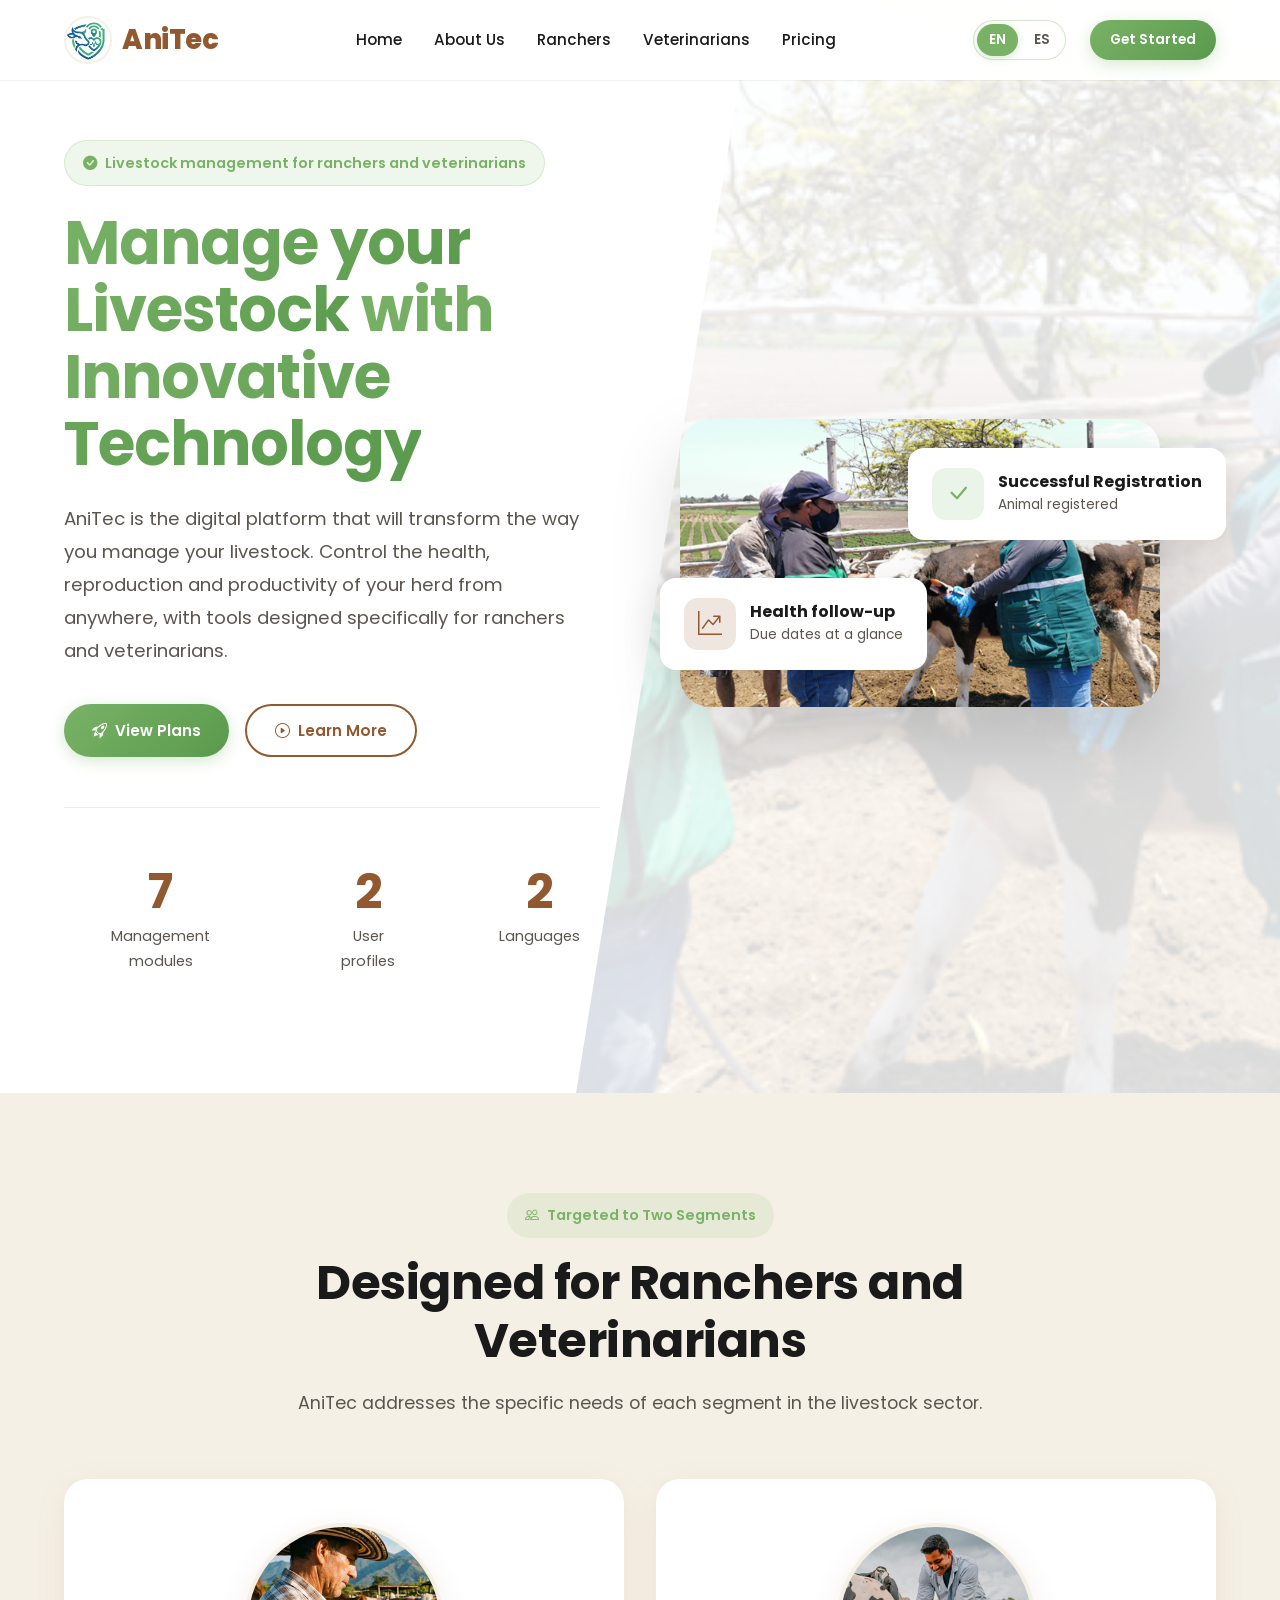
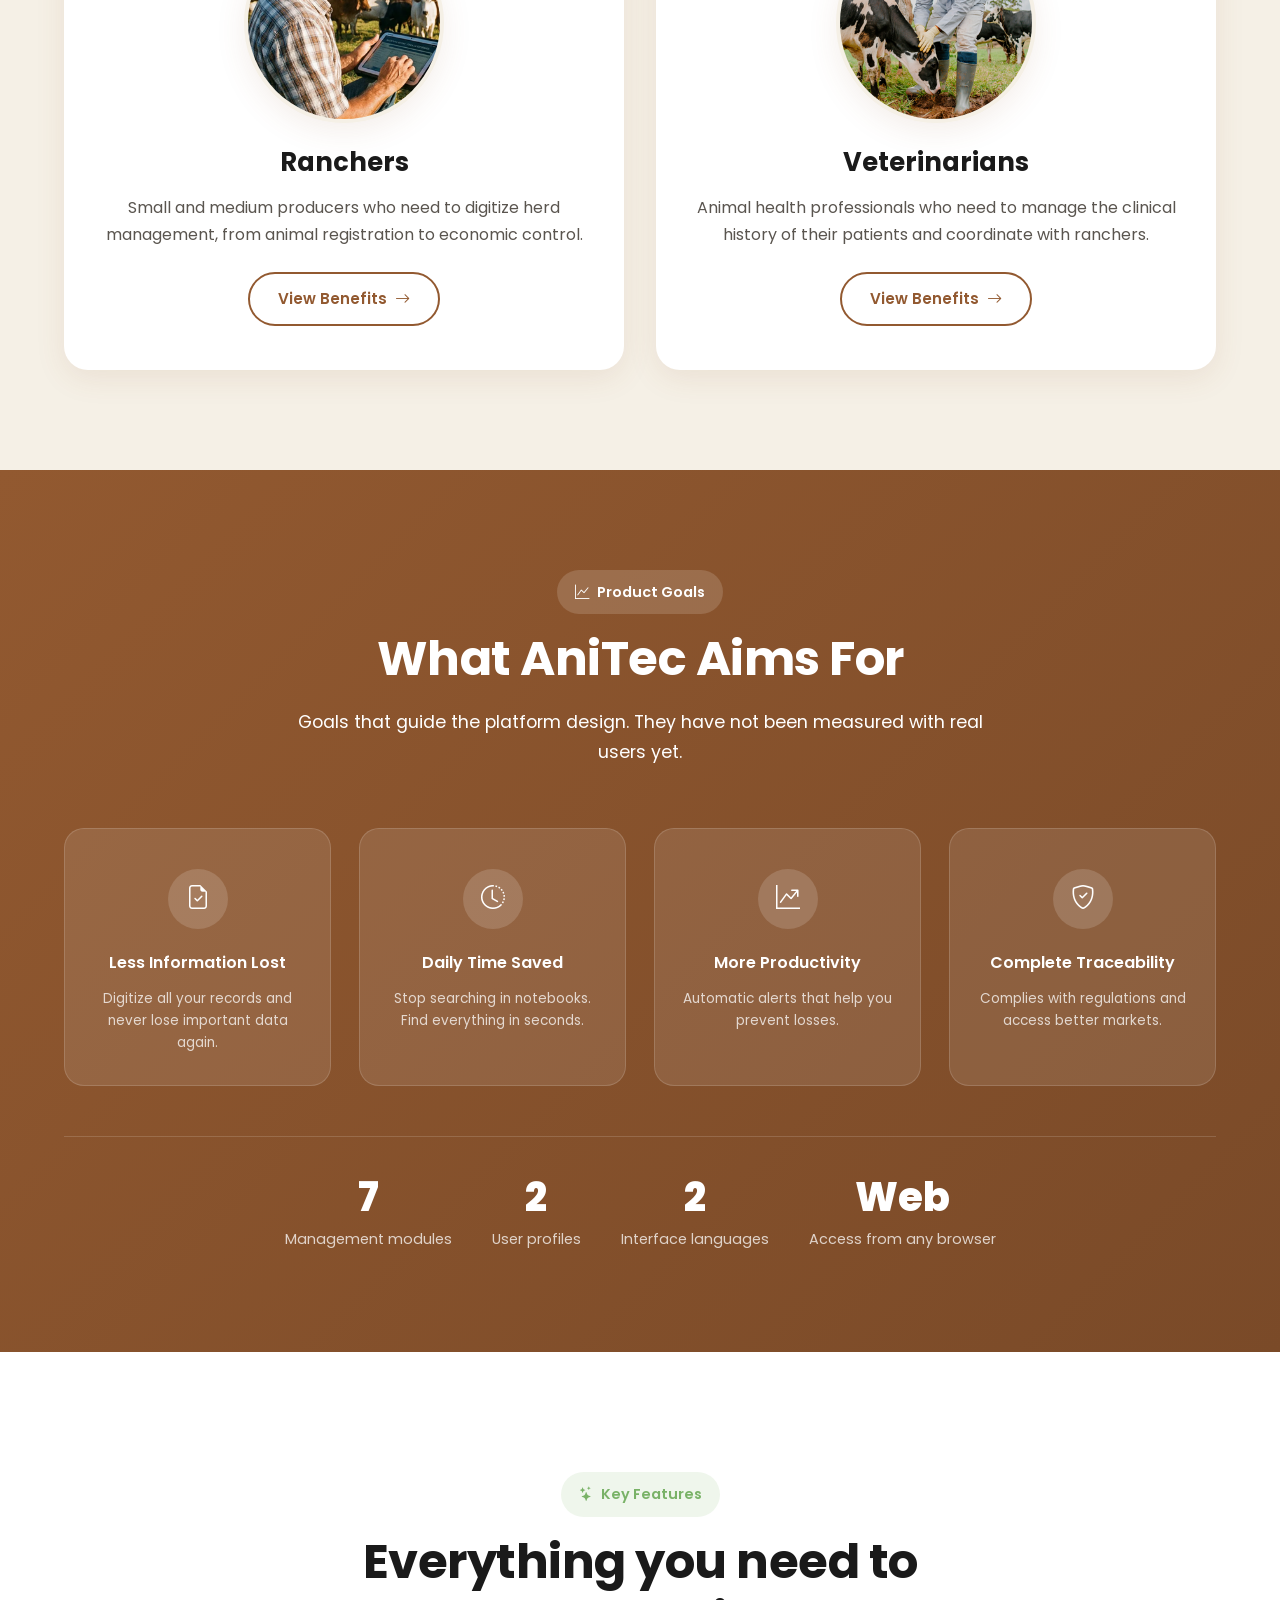
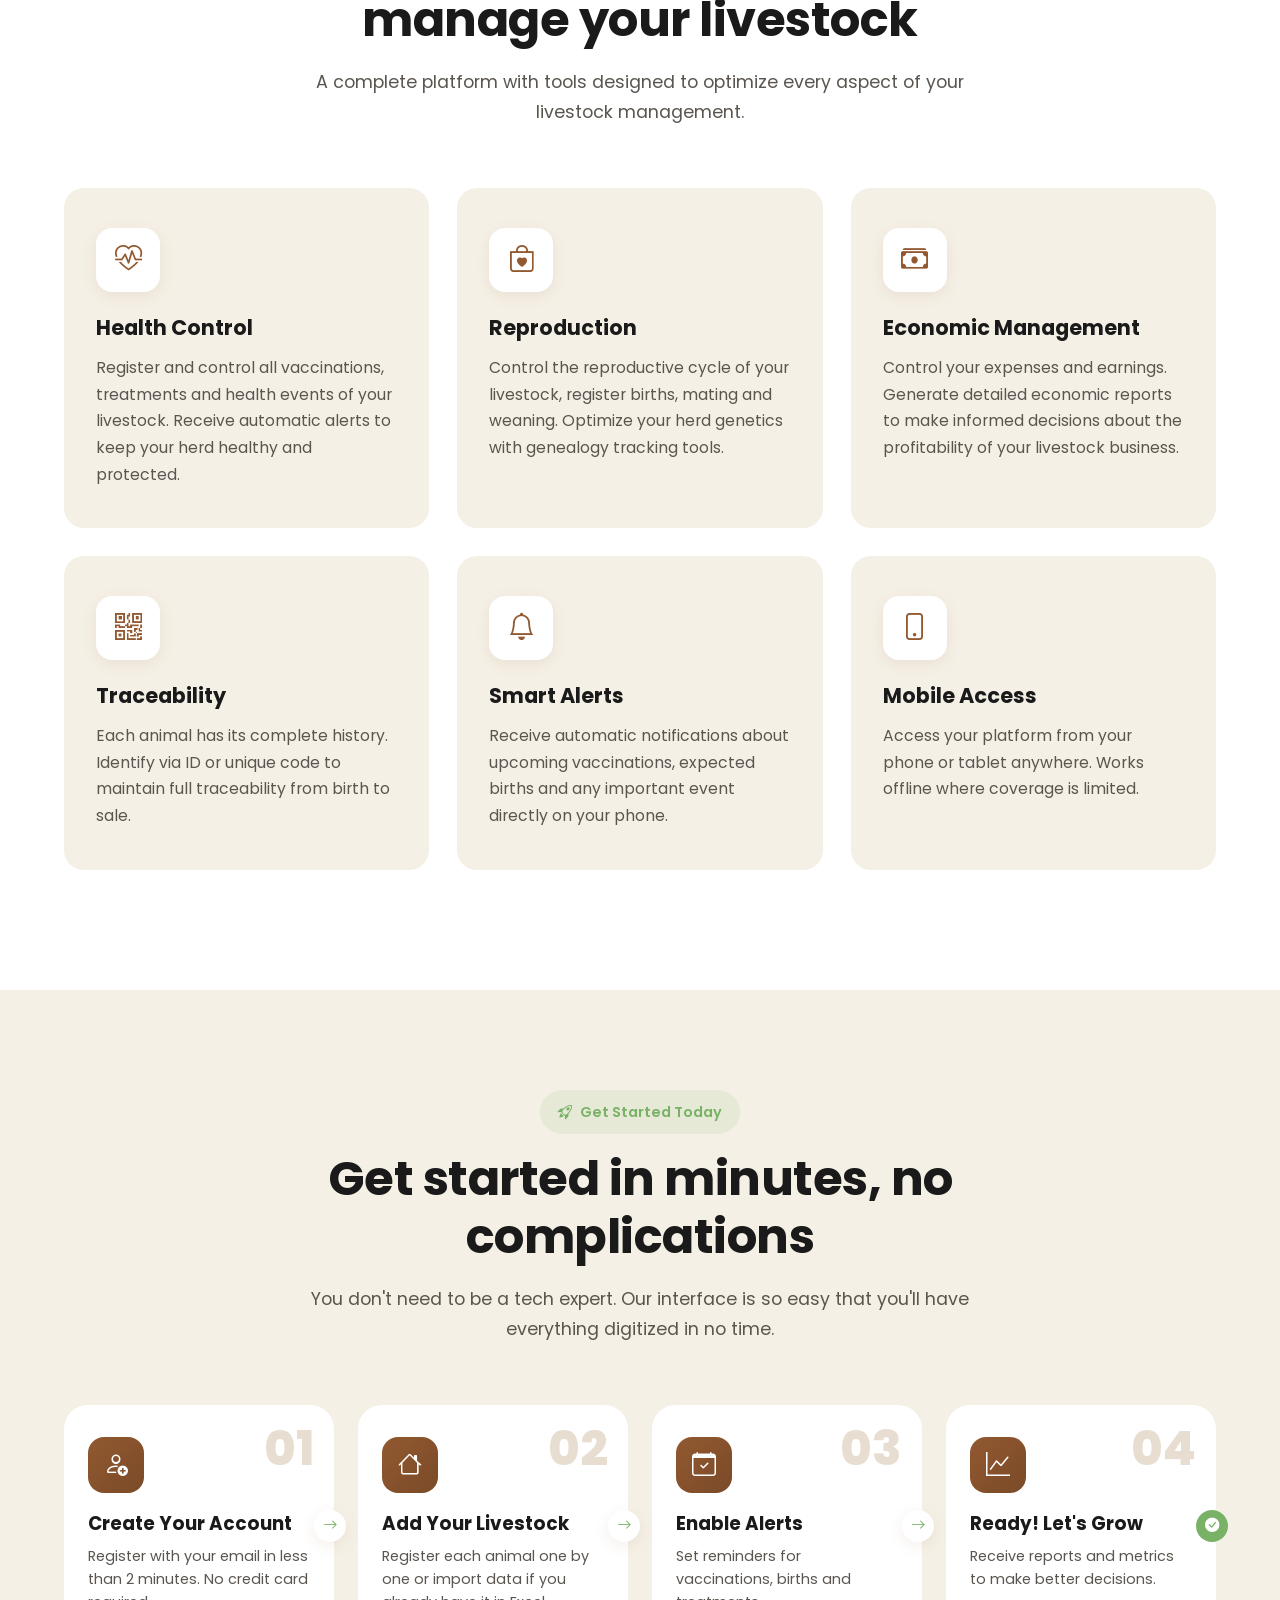
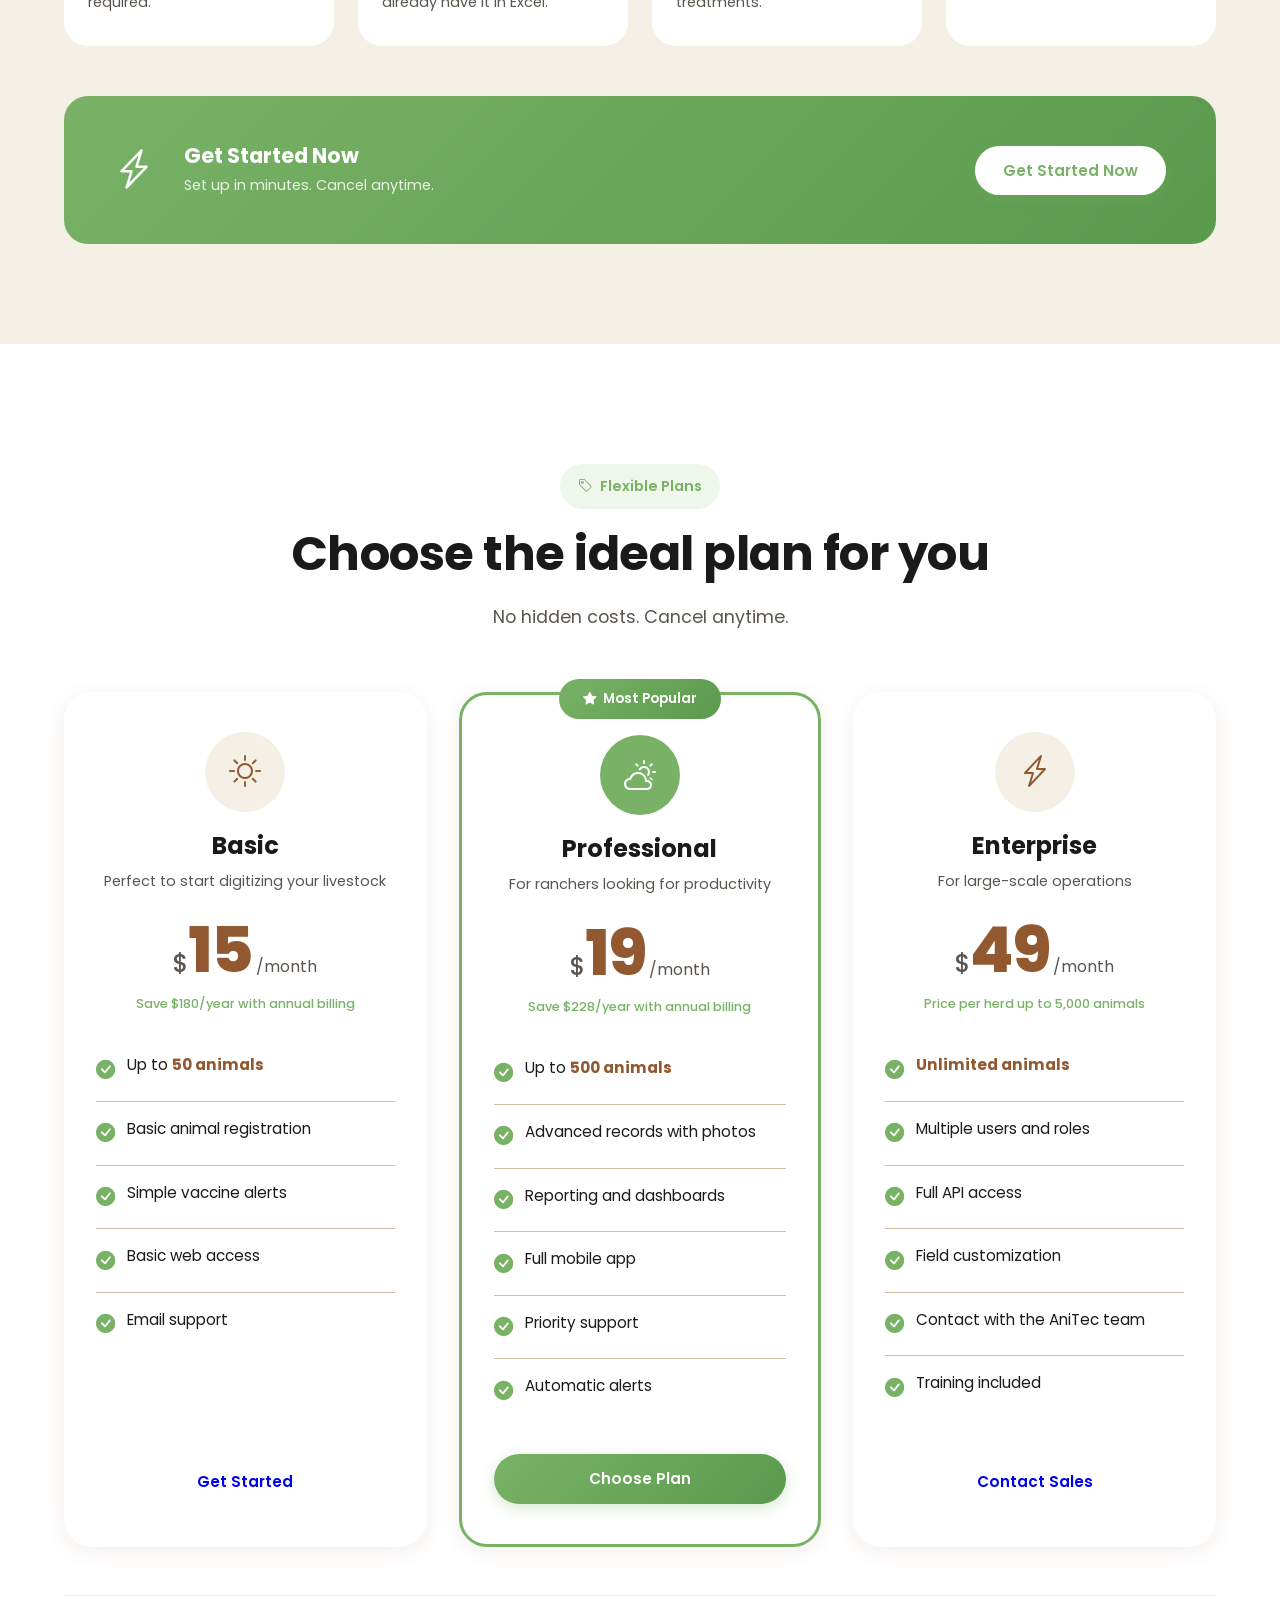
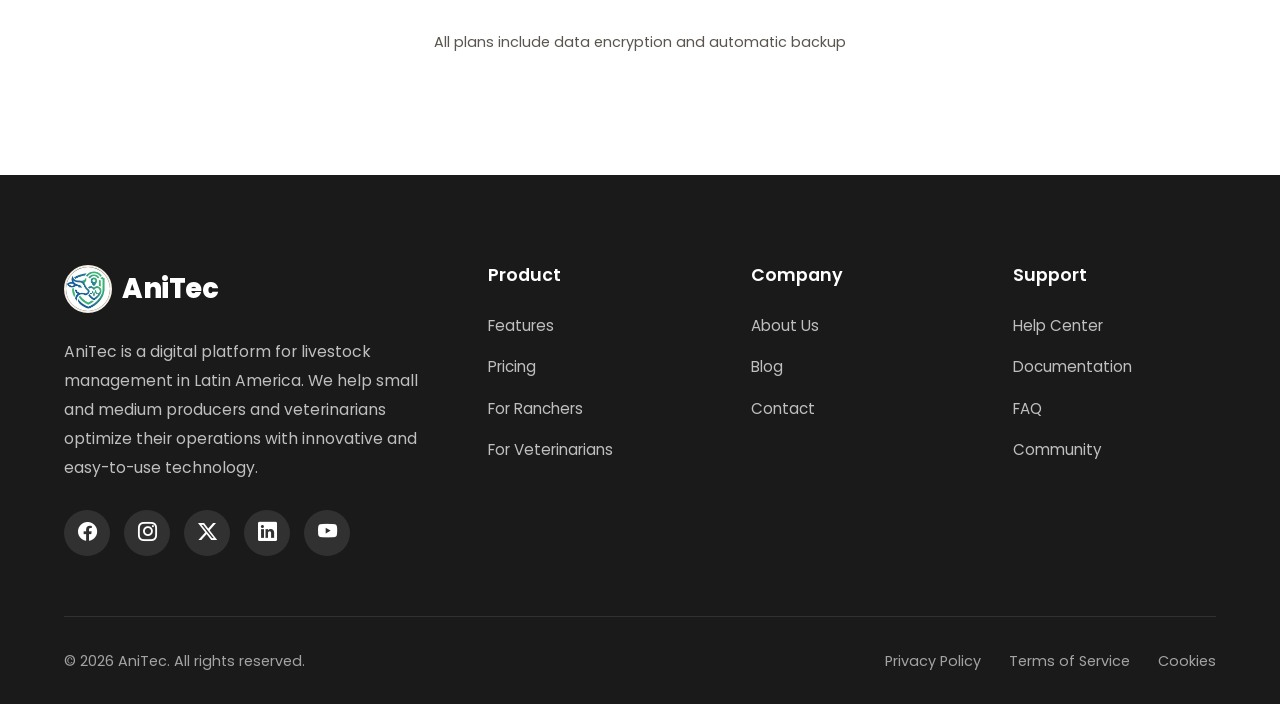
<file: index.html>
<!doctype html>
<html lang="en" data-page="home">
  <head>
    <meta charset="UTF-8" />
    <meta name="viewport" content="width=device-width, initial-scale=1.0" />
    <title>AniTec - Digital Platform for Livestock Management</title>
    <meta name="description" content="AniTec is a digital platform for livestock management in Latin America. Manage health, reproduction, and productivity of your herd with innovative technology designed for ranchers and veterinarians." />
    <meta name="keywords" content="livestock management, rancher platform, AniTec, livestock traceability, digital livestock, animal health, herd control, platform for veterinarians, rural technology, livestock organizer, cattle management, farm management, agricultural technology, agtech" />
    <meta name="author" content="AniTec" />
    <meta name="robots" content="index, follow" />
    <meta name="googlebot" content="index, follow" />
    <link rel="canonical" href="https://anitec.com/" />
    
    <!-- Open Graph / Facebook -->
    <meta property="og:type" content="website" />
    <meta property="og:url" content="https://anitec.com/" />
    <meta property="og:title" content="AniTec - Digital Platform for Livestock Management" />
    <meta property="og:description" content="AniTec is a digital platform for livestock management in Latin America. Manage health, reproduction, and productivity of your herd with innovative technology." />
    <meta property="og:image" content="https://anitec.com/assets/images/og-image.png" />
    <meta property="og:site_name" content="AniTec" />
    
    <!-- Twitter -->
    <meta property="twitter:card" content="summary_large_image" />
    <meta property="twitter:url" content="https://anitec.com/" />
    <meta property="twitter:title" content="AniTec - Digital Platform for Livestock Management" />
    <meta property="twitter:description" content="AniTec is a digital platform for livestock management in Latin America. Manage health, reproduction, and productivity of your herd with innovative technology." />
    <meta property="twitter:image" content="https://anitec.com/assets/images/og-image.png" />
    
    <!-- Favicons -->
    <link rel="shortcut icon" href="./assets/images/logo.ico" type="image/x-icon">
    <link rel="icon" href="./assets/images/logo.png" type="image/png" />
    <link rel="apple-touch-icon" href="./assets/images/logo.png" />
    
    <!-- Theme Color -->
    <meta name="theme-color" content="#79B267" />
    <meta name="msapplication-TileColor" content="#79B267" />
    
    <!-- Fonts Preconnect -->
    <link rel="preconnect" href="https://fonts.googleapis.com" />
    <link rel="preconnect" href="https://fonts.gstatic.com" crossorigin />
    <link
      href="https://fonts.googleapis.com/css2?family=Poppins:wght@300;400;500;600;700;800&display=swap"
      rel="stylesheet"
    />
    <link
      rel="stylesheet"
      href="https://cdn.jsdelivr.net/npm/bootstrap-icons@1.11.3/font/bootstrap-icons.min.css"
    />

    <!-- Stylesheet -->
    <link rel="stylesheet" href="assets/styles/styles.css">
  </head>
  <body>
    <nav class="navbar">
      <div class="nav-container">
        <a href="index.html" class="logo">
          <img src="assets/images/logo.png" alt="AniTec Logo" />
          <span class="logo-text">AniTec</span>
        </a>
        <ul class="nav-menu">
          <li><a href="index.html" class="active" data-i18n="nav.home">Home</a></li>
          <li><a href="assets/pages/about.html" data-i18n="nav.about">About Us</a></li>
          <li><a href="assets/pages/ranchers.html" data-i18n="nav.ranchers">Ranchers</a></li>
          <li><a href="assets/pages/veterinarians.html" data-i18n="nav.veterinarians">Veterinarians</a></li>
          <li><a href="#pricing" data-i18n="nav.pricing">Pricing</a></li>
        </ul>
        <div class="nav-actions">
          <div class="lang-switcher">
            <button class="lang-btn" id="lang-en" onclick="setLanguage('en')">EN</button>
            <button class="lang-btn" id="lang-es" onclick="setLanguage('es')">ES</button>
          </div>
            <a href="https://anitec-frontend-cve3.onrender.com/" target="_blank" rel="noreferrer" class="btn btn-success btn-sm" data-i18n="nav.startFree">Get Started</a>
          <button class="mobile-menu-btn">
            <i class="bi bi-list"></i>
          </button>
        </div>
      </div>
    </nav>

    <div class="mobile-menu-overlay"></div>
    <div class="mobile-menu">
      <div class="mobile-menu-header">
        <span
          style="
            font-weight: 700;
            font-size: 1.2rem;
            color: var(--primary-brown);
          "
          data-i18n="nav.menu">Menu</span
        >
        <button class="mobile-menu-close">
          <i class="bi bi-x-lg"></i>
        </button>
      </div>
      <ul class="mobile-menu-links">
        <li><a href="index.html" data-i18n="nav.home">Home</a></li>
        <li><a href="assets/pages/about.html" data-i18n="nav.about">About Us</a></li>
        <li><a href="assets/pages/ranchers.html" data-i18n="nav.ranchers">Ranchers</a></li>
        <li><a href="assets/pages/veterinarians.html" data-i18n="nav.veterinarians">Veterinarians</a></li>
        <li><a href="#pricing" data-i18n="nav.pricing">Pricing</a></li>
      </ul>
      <div class="mobile-menu-cta">
        <a href="#pricing" class="btn btn-success" data-i18n="nav.startFree">Get Started</a>
      </div>
      <div class="mobile-lang-switcher">
        <button class="lang-btn" id="mobile-lang-en" onclick="setLanguage('en')">EN</button>
        <button class="lang-btn" id="mobile-lang-es" onclick="setLanguage('es')">ES</button>
      </div>
    </div>

    <section class="hero">
      <div class="container">
        <div class="hero-content">
          <div class="hero-text">
            <div class="hero-badge">
              <i class="bi bi-check-circle-fill"></i>
              <span data-i18n="hero.badge">Livestock management for ranchers and veterinarians</span>
            </div>
            <h1 class="hero-title">
              <span data-i18n="hero.title1">Manage your </span><span data-i18n="hero.title2" class="highlight">Livestock</span><span data-i18n="hero.title3"> with Innovative Technology</span>
            </h1>
            <p class="hero-description" data-i18n="hero.description">
              AniTec is the digital platform that will transform the way you
              manage your livestock. Control the health, reproduction and
              productivity of your herd from anywhere, with tools designed
              specifically for <strong>ranchers</strong> and
              <strong>veterinarians</strong>.
            </p>
            <div class="hero-buttons">
              <a href="https://anitec-frontend-cve3.onrender.com/" target="_blank" rel="noreferrer" class="btn btn-success">
                <i class="bi bi-rocket-takeoff"></i>
                <span data-i18n="hero.tryFree">View Plans</span>
              </a>
              <a href="#features" class="btn btn-secondary">
                <i class="bi bi-play-circle"></i>
                <span data-i18n="hero.learnMore">Learn More</span>
              </a>
            </div>
            <div class="hero-stats">
              <div class="stat-item">
                <div class="stat-number">7</div>
                <div class="stat-label" data-i18n="hero.stat1">Management modules</div>
              </div>
              <div class="stat-item">
                <div class="stat-number">2</div>
                <div class="stat-label" data-i18n="hero.stat2">User profiles</div>
              </div>
              <div class="stat-item">
                <div class="stat-number">2</div>
                <div class="stat-label" data-i18n="hero.stat3">Languages</div>
              </div>
            </div>
          </div>
          <div class="hero-image-wrapper">
            <img
              src="assets/images/home/hero-section.png"
              alt="AniTec Dashboard"
              class="hero-image"
            />
            <div class="hero-floating-card hero-floating-card-1">
              <div class="floating-icon green">
                <i class="bi bi-check-lg"></i>
              </div>
              <div class="floating-text">
                <h4 data-i18n="hero.statsAd1" >Successful Registration</h4>
                <p data-i18n="hero.statsAd2" >Animal registered</p>
              </div>
            </div>
            <div class="hero-floating-card hero-floating-card-2">
              <div class="floating-icon brown">
                <i class="bi bi-graph-up-arrow"></i>
              </div>
              <div class="floating-text">
                <h4 data-i18n="hero.statsAd3" >Health follow-up</h4>
                <p data-i18n="hero.statsAd4" >Due dates at a glance</p>
              </div>
            </div>
          </div>
        </div>
      </div>
    </section>

    <section class="segments" id="segments">
      <div class="container">
        <div class="section-header">
          <span class="section-subtitle">
            <i class="bi bi-people"></i>
            <span data-i18n="segments.subtitle">Targeted to Two Segments</span>
          </span>
          <h2 class="section-title" data-i18n="segments.title">Designed for Ranchers and Veterinarians</h2>
          <p class="section-description" data-i18n="segments.description">
            AniTec addresses the specific needs of each segment in the livestock
            sector.
          </p>
        </div>
        <div class="segments-grid">
          <div class="segment-card">
            <div class="segment-image">
              <img src="assets/images/home/rancher.png" alt="Rancher" />
            </div>
            <h3 class="segment-title" data-i18n="segments.ranchersTitle">Ranchers</h3>
            <p class="segment-description" data-i18n="segments.ranchersDesc">
              Small and medium producers who need to digitize herd management,
              from animal registration to economic control.
            </p>
            <a href="assets/pages/ranchers.html" class="btn btn-secondary">
              <span data-i18n="segments.viewBenefits">View Benefits</span> <i class="bi bi-arrow-right"></i>
            </a>
          </div>
          <div class="segment-card">
            <div class="segment-image">
              <img
                src="assets/images/home/veterinarian.png"
                alt="Veterinarian"
              />
            </div>
            <h3 class="segment-title" data-i18n="segments.vetsTitle">Veterinarians</h3>
            <p class="segment-description" data-i18n="segments.vetsDesc">
              Animal health professionals who need to manage the clinical
              history of their patients and coordinate with ranchers.
            </p>
            <a href="assets/pages/veterinarians.html" class="btn btn-secondary">
              <span data-i18n="segments.viewBenefits">View Benefits</span> <i class="bi bi-arrow-right"></i>
            </a>
          </div>
        </div>
      </div>
    </section>

    <section class="metrics" id="metrics">
      <div class="container">
        <div class="section-header">
          <span class="section-subtitle">
            <i class="bi bi-graph-up"></i>
            <span data-i18n="metrics.subtitle">Product Goals</span>
          </span>
          <h2 class="section-title" data-i18n="metrics.title">What AniTec Aims For</h2>
          <p class="section-description" data-i18n="metrics.description">
            Goals that guide the platform design. They have not been measured with real users yet.
          </p>
        </div>
        <div class="metrics-grid">
          <div class="metric-card">
            <div class="metric-icon">
              <i class="bi bi-file-earmark-check"></i>
            </div>
            <div class="metric-label" data-i18n="metrics.label1">Less Information Lost</div>
            <p class="metric-description" data-i18n="metrics.desc1">
              Digitize all your records and never lose important data again.
            </p>
          </div>
          <div class="metric-card">
            <div class="metric-icon">
              <i class="bi bi-clock-history"></i>
            </div>
            <div class="metric-label" data-i18n="metrics.label2">Daily Time Saved</div>
            <p class="metric-description" data-i18n="metrics.desc2">
              Stop searching in notebooks. Find everything in seconds.
            </p>
          </div>
          <div class="metric-card">
            <div class="metric-icon">
              <i class="bi bi-graph-up-arrow"></i>
            </div>
            <div class="metric-label" data-i18n="metrics.label3">More Productivity</div>
            <p class="metric-description" data-i18n="metrics.desc3">
              Automatic alerts that help you prevent losses.
            </p>
          </div>
          <div class="metric-card">
            <div class="metric-icon">
              <i class="bi bi-shield-check"></i>
            </div>
            <div class="metric-label" data-i18n="metrics.label4">Complete Traceability</div>
            <p class="metric-description" data-i18n="metrics.desc4">
              Complies with regulations and access better markets.
            </p>
          </div>
        </div>
        <div class="metrics-footer">
          <div class="metrics-stat">
            <span class="metrics-stat-number">7</span>
            <span class="metrics-stat-label" data-i18n="metrics.stat1">Management<br />modules</span>
          </div>
          <div class="metrics-stat">
            <span class="metrics-stat-number">2</span>
            <span class="metrics-stat-label" data-i18n="metrics.stat2">User<br />profiles</span>
          </div>
          <div class="metrics-stat">
            <span class="metrics-stat-number">2</span>
            <span class="metrics-stat-label" data-i18n="metrics.stat3">Interface<br />languages</span>
          </div>
          <div class="metrics-stat">
            <span class="metrics-stat-number">Web</span>
            <span class="metrics-stat-label" data-i18n="metrics.stat4">Access from<br />any browser</span>
          </div>
        </div>
      </div>
    </section>

    <section class="features" id="features">
      <div class="container">
        <div class="section-header">
          <span class="section-subtitle">
            <i class="bi bi-stars"></i>
            <span data-i18n="features.subtitle">Key Features</span>
          </span>
          <h2 class="section-title" data-i18n="features.title">
            Everything you need to manage your livestock
          </h2>
          <p class="section-description" data-i18n="features.description">
            A complete platform with tools designed to optimize every aspect of
            your livestock management.
          </p>
        </div>
        <div class="features-grid">
          <div class="feature-card">
            <div class="feature-icon">
              <i class="bi bi-heart-pulse"></i>
            </div>
            <h3 class="feature-title" data-i18n="features.healthTitle">Health Control</h3>
            <p class="feature-description" data-i18n="features.healthDesc">
              Register and control all vaccinations, treatments and health
              events of your livestock. Receive automatic alerts to keep your
              herd healthy and protected.
            </p>
          </div>
          <div class="feature-card">
            <div class="feature-icon">
              <i class="bi bi-bag-heart"></i>
            </div>
            <h3 class="feature-title" data-i18n="features.reproTitle">Reproduction</h3>
            <p class="feature-description" data-i18n="features.reproDesc">
              Control the reproductive cycle of your livestock, register births,
              mating and weaning. Optimize your herd genetics with genealogy
              tracking tools.
            </p>
          </div>
          <div class="feature-card">
            <div class="feature-icon">
              <i class="bi bi-cash-stack"></i>
            </div>
            <h3 class="feature-title" data-i18n="features.economicTitle">Economic Management</h3>
            <p class="feature-description" data-i18n="features.economicDesc">
              Control your expenses and earnings. Generate detailed economic
              reports to make informed decisions about the profitability of your
              livestock business.
            </p>
          </div>
          <div class="feature-card">
            <div class="feature-icon">
              <i class="bi bi-qr-code"></i>
            </div>
            <h3 class="feature-title" data-i18n="features.traceTitle">Traceability</h3>
            <p class="feature-description" data-i18n="features.traceDesc">
              Each animal has its complete history. Identify via QR or unique
              code to maintain full traceability from birth to sale.
            </p>
          </div>
          <div class="feature-card">
            <div class="feature-icon">
              <i class="bi bi-bell"></i>
            </div>
            <h3 class="feature-title" data-i18n="features.alertsTitle">Smart Alerts</h3>
            <p class="feature-description" data-i18n="features.alertsDesc">
              Receive automatic notifications about upcoming vaccinations,
              expected births and any important event directly on your phone.
            </p>
          </div>
          <div class="feature-card">
            <div class="feature-icon">
              <i class="bi bi-phone"></i>
            </div>
            <h3 class="feature-title" data-i18n="features.mobileTitle">Mobile Access</h3>
            <p class="feature-description" data-i18n="features.mobileDesc">
              Access your platform from your phone or tablet anywhere. Works
              offline where coverage is limited.
            </p>
          </div>
        </div>
      </div>
    </section>

    <section class="how-it-works" id="how-it-works">
      <div class="container">
        <div class="section-header">
          <span class="section-subtitle">
            <i class="bi bi-rocket-takeoff"></i>
            <span data-i18n="howItWorks.subtitle">Get Started Today</span>
          </span>
          <h2 class="section-title" data-i18n="howItWorks.title">
            Get started in minutes, no complications
          </h2>
          <p class="section-description" data-i18n="howItWorks.description">
            You don't need to be a tech expert. Our interface is so easy that
            you'll have everything digitized in no time.
          </p>
        </div>
        <div class="steps-grid">
          <div class="step-card">
            <div class="step-number">01</div>
            <div class="step-content">
              <div class="step-icon">
                <i class="bi bi-person-add"></i>
              </div>
              <h3 class="step-title" data-i18n="howItWorks.step1Title">Create Your Account</h3>
              <p class="step-description" data-i18n="howItWorks.step1Desc">
                Register with your email in less than 2 minutes. No credit card
                required.
              </p>
            </div>
            <div class="step-arrow">
              <i class="bi bi-arrow-right"></i>
            </div>
          </div>
          <div class="step-card">
            <div class="step-number">02</div>
            <div class="step-content">
              <div class="step-icon">
                <i class="bi bi-house"></i>
              </div>
              <h3 class="step-title" data-i18n="howItWorks.step2Title">Add Your Livestock</h3>
              <p class="step-description" data-i18n="howItWorks.step2Desc">
                Register each animal one by one or import data if you already
                have it in Excel.
              </p>
            </div>
            <div class="step-arrow">
              <i class="bi bi-arrow-right"></i>
            </div>
          </div>
          <div class="step-card">
            <div class="step-number">03</div>
            <div class="step-content">
              <div class="step-icon">
                <i class="bi bi-calendar-check"></i>
              </div>
              <h3 class="step-title" data-i18n="howItWorks.step3Title">Enable Alerts</h3>
              <p class="step-description" data-i18n="howItWorks.step3Desc">
                Set reminders for vaccinations, births and treatments.
              </p>
            </div>
            <div class="step-arrow">
              <i class="bi bi-arrow-right"></i>
            </div>
          </div>
          <div class="step-card">
            <div class="step-number">04</div>
            <div class="step-content">
              <div class="step-icon">
                <i class="bi bi-graph-up"></i>
              </div>
              <h3 class="step-title" data-i18n="howItWorks.step4Title">Ready! Let's Grow</h3>
              <p class="step-description" data-i18n="howItWorks.step4Desc">
                Receive reports and metrics to make better decisions.
              </p>
            </div>
            <div class="step-check">
              <i class="bi bi-check-circle-fill"></i>
            </div>
          </div>
        </div>
        <div class="how-it-works-cta">
          <div class="how-it-works-cta-content">
            <i class="bi bi-lightning-charge"></i>
            <div>
              <h4 data-i18n="howItWorks.ctaTitle">Get Started Now</h4>
              <p data-i18n="howItWorks.ctaDesc">Set up in minutes. Cancel anytime.</p>
            </div>
            <a href="https://anitec-frontend-cve3.onrender.com/" target="_blank" rel="noreferrer" class="btn btn-success" data-i18n="howItWorks.ctaTitle">Get Started Now</a>
          </div>
        </div>
      </div>
    </section>

    <section class="pricing" id="pricing">
      <div class="container">
        <div class="section-header">
          <span class="section-subtitle">
            <i class="bi bi-tag"></i>
            <span data-i18n="pricing.subtitle">Flexible Plans</span>
          </span>
          <h2 class="section-title" data-i18n="pricing.title">Choose the ideal plan for you</h2>
          <p class="section-description" data-i18n="pricing.description">
            No hidden costs. Cancel anytime.
          </p>
        </div>
        <div class="pricing-grid">
          <div class="pricing-card">
            <div class="pricing-header">
              <div class="pricing-icon">
                <i class="bi bi-sun"></i>
              </div>
              <h3 class="pricing-title" data-i18n="pricing.basic">Basic</h3>
              <p class="pricing-description" data-i18n="pricing.basicDesc">
                Perfect to start digitizing your livestock
              </p>
            </div>
            <div class="pricing-price">
              <span class="currency">$</span>
              <span class="amount">15</span>
              <span class="period" data-i18n="pricing.period">/month</span>
            </div>
            <span class="pricing-price-note" data-i18n="pricing.freeForever">Save $180/year with annual billing</span>
            <ul class="pricing-features">
              <li>
                <i class="bi bi-check-circle-fill"></i>
                <span data-i18n="pricing.upTo50">Up to <strong>50 animals</strong></span>
              </li>
              <li>
                <i class="bi bi-check-circle-fill"></i>
                <span data-i18n="pricing.basicReg">Basic animal registration</span>
              </li>
              <li>
                <i class="bi bi-check-circle-fill"></i>
                <span data-i18n="pricing.simpleAlerts">Simple vaccine alerts</span>
              </li>
              <li>
                <i class="bi bi-check-circle-fill"></i>
                <span data-i18n="pricing.basicWeb">Basic web access</span>
              </li>
              <li>
                <i class="bi bi-check-circle-fill"></i>
                <span data-i18n="pricing.emailSupport">Email support</span>
              </li>
            </ul>
            <a href="https://anitec-frontend-cve3.onrender.com/" target="_blank" rel="noreferrer" class="btn btn-outline pricing-btn" data-i18n="pricing.startFree">Get Started</a>
          </div>
          <div class="pricing-card featured">
            <div class="pricing-badge">
              <i class="bi bi-star-fill"></i>
              <span data-i18n="pricing.mostPopular">Most Popular</span>
            </div>
            <div class="pricing-header">
              <div class="pricing-icon">
                <i class="bi bi-cloud-sun"></i>
              </div>
              <h3 class="pricing-title" data-i18n="pricing.professional">Professional</h3>
              <p class="pricing-description" data-i18n="pricing.profDesc">
                For ranchers looking for productivity
              </p>
            </div>
            <div class="pricing-price">
              <span class="currency">$</span>
              <span class="amount">19</span>
              <span class="period" data-i18n="pricing.period">/month</span>
            </div>
            <span class="pricing-price-note" data-i18n="pricing.save"
              >Save $228/year with annual billing</span
            >
            <ul class="pricing-features">
              <li>
                <i class="bi bi-check-circle-fill"></i>
                <span data-i18n="pricing.upTo500">Up to <strong>500 animals</strong></span>
              </li>
              <li>
                <i class="bi bi-check-circle-fill"></i>
                <span data-i18n="pricing.advancedReg">Advanced records with photos</span>
              </li>
              <li>
                <i class="bi bi-check-circle-fill"></i>
                <span data-i18n="pricing.reports">Reporting and dashboards</span>
              </li>
              <li>
                <i class="bi bi-check-circle-fill"></i>
                <span data-i18n="pricing.fullMobile">Full mobile app</span>
              </li>
              <li>
                <i class="bi bi-check-circle-fill"></i>
                <span data-i18n="pricing.prioritySupport">Priority support</span>
              </li>
              <li>
                <i class="bi bi-check-circle-fill"></i>
                <span data-i18n="pricing.autoAlerts">Automatic alerts</span>
              </li>
            </ul>
            <a href="https://anitec-frontend-cve3.onrender.com/" target="_blank" rel="noreferrer" class="btn btn-success pricing-btn" data-i18n="pricing.choosePlan">Choose Plan</a>
          </div>
          <div class="pricing-card">
            <div class="pricing-header">
              <div class="pricing-icon">
                <i class="bi bi-lightning-charge"></i>
              </div>
              <h3 class="pricing-title" data-i18n="pricing.enterprise">Enterprise</h3>
              <p class="pricing-description" data-i18n="pricing.entDesc">For large-scale operations</p>
            </div>
            <div class="pricing-price">
              <span class="currency">$</span>
              <span class="amount">49</span>
              <span class="period" data-i18n="pricing.period">/month</span>
            </div>
            <span class="pricing-price-note" data-i18n="pricing.perHerd"
              >Price per herd up to 5,000 animals</span
            >
            <ul class="pricing-features">
              <li>
                <i class="bi bi-check-circle-fill"></i>
                <span data-i18n="pricing.unlimited"><strong>Unlimited animals</strong></span>
              </li>
              <li>
                <i class="bi bi-check-circle-fill"></i>
                <span data-i18n="pricing.multiUser">Multiple users and roles</span>
              </li>
              <li>
                <i class="bi bi-check-circle-fill"></i>
                <span data-i18n="pricing.apiAccess">Full API access</span>
              </li>
              <li>
                <i class="bi bi-check-circle-fill"></i>
                <span data-i18n="pricing.customization">Field customization</span>
              </li>
              <li>
                <i class="bi bi-check-circle-fill"></i>
                <span data-i18n="pricing.support24_7">Contact with the AniTec team</span>
              </li>
              <li>
                <i class="bi bi-check-circle-fill"></i>
                <span data-i18n="pricing.training">Training included</span>
              </li>
            </ul>
            <a href="https://anitec-frontend-cve3.onrender.com/" target="_blank" rel="noreferrer" class="btn btn-outline pricing-btn" data-i18n="pricing.contactSales">Contact Sales</a>
          </div>
        </div>
        <div class="pricing-footer">
          <p data-i18n="pricing.encryption">
            <i class="bi bi-shield-check"></i>
            All plans include data encryption and automatic backup
          </p>
        </div>
      </div>
    </section>

    <footer id="contact">
      <div class="container">
        <div class="footer-grid">
          <div class="footer-about">
            <a href="index.html" class="logo">
              <img src="assets/images/logo.png" alt="AniTec Logo" />
              <span class="logo-text">AniTec</span>
            </a>
            <p class="footer-description" data-i18n="footer.desc">
              AniTec is a digital platform for
              livestock management. We help small and medium producers and
              veterinarians optimize their operations with innovative and
              easy-to-use technology.
            </p>
            <div class="footer-social">
              <a href="#"><i class="bi bi-facebook"></i></a>
              <a href="#"><i class="bi bi-instagram"></i></a>
              <a href="#"><i class="bi bi-twitter-x"></i></a>
              <a href="#"><i class="bi bi-linkedin"></i></a>
              <a href="#"><i class="bi bi-youtube"></i></a>
            </div>
          </div>
          <div class="footer-column">
            <h4 class="footer-title" data-i18n="footer.product">Product</h4>
            <ul class="footer-links">
              <li><a href="#features" data-i18n="footer.features">Features</a></li>
              <li><a href="#pricing" data-i18n="footer.pricing">Pricing</a></li>
              <li><a href="assets/pages/ranchers.html" data-i18n="footer.forRanchers">For Ranchers</a></li>
              <li><a href="assets/pages/veterinarians.html" data-i18n="footer.forVets">For Veterinarians</a></li>
            </ul>
          </div>
          <div class="footer-column">
            <h4 class="footer-title" data-i18n="footer.company">Company</h4>
            <ul class="footer-links">
              <li><a href="assets/pages/about.html" data-i18n="footer.about">About Us</a></li>
              <li><a href="#" data-i18n="footer.blog">Blog</a></li>
              <li><a href="#contact" data-i18n="footer.contact">Contact</a></li>
            </ul>
          </div>
          <div class="footer-column">
            <h4 class="footer-title" data-i18n="footer.support">Support</h4>
            <ul class="footer-links">
              <li><a href="#" data-i18n="footer.helpCenter">Help Center</a></li>
              <li><a href="#" data-i18n="footer.documentation">Documentation</a></li>
              <li><a href="#" data-i18n="footer.faq">FAQ</a></li>
              <li><a href="#" data-i18n="footer.community">Community</a></li>
            </ul>
          </div>
        </div>
        <div class="footer-bottom">
          <p class="footer-copyright" data-i18n="footer.copyright">© 2026 AniTec. All rights reserved.</p>
          <div class="footer-legal">
            <a href="#" data-i18n="footer.privacy">Privacy Policy</a>
            <a href="#" data-i18n="footer.terms">Terms of Service</a>
            <a href="#" data-i18n="footer.cookies">Cookies</a>
          </div>
        </div>
      </div>
    </footer>

    <script src="assets/scripts/i18n.js"></script>
    <script src="assets/scripts/script.js"></script>
  </body>
</html>
</file>
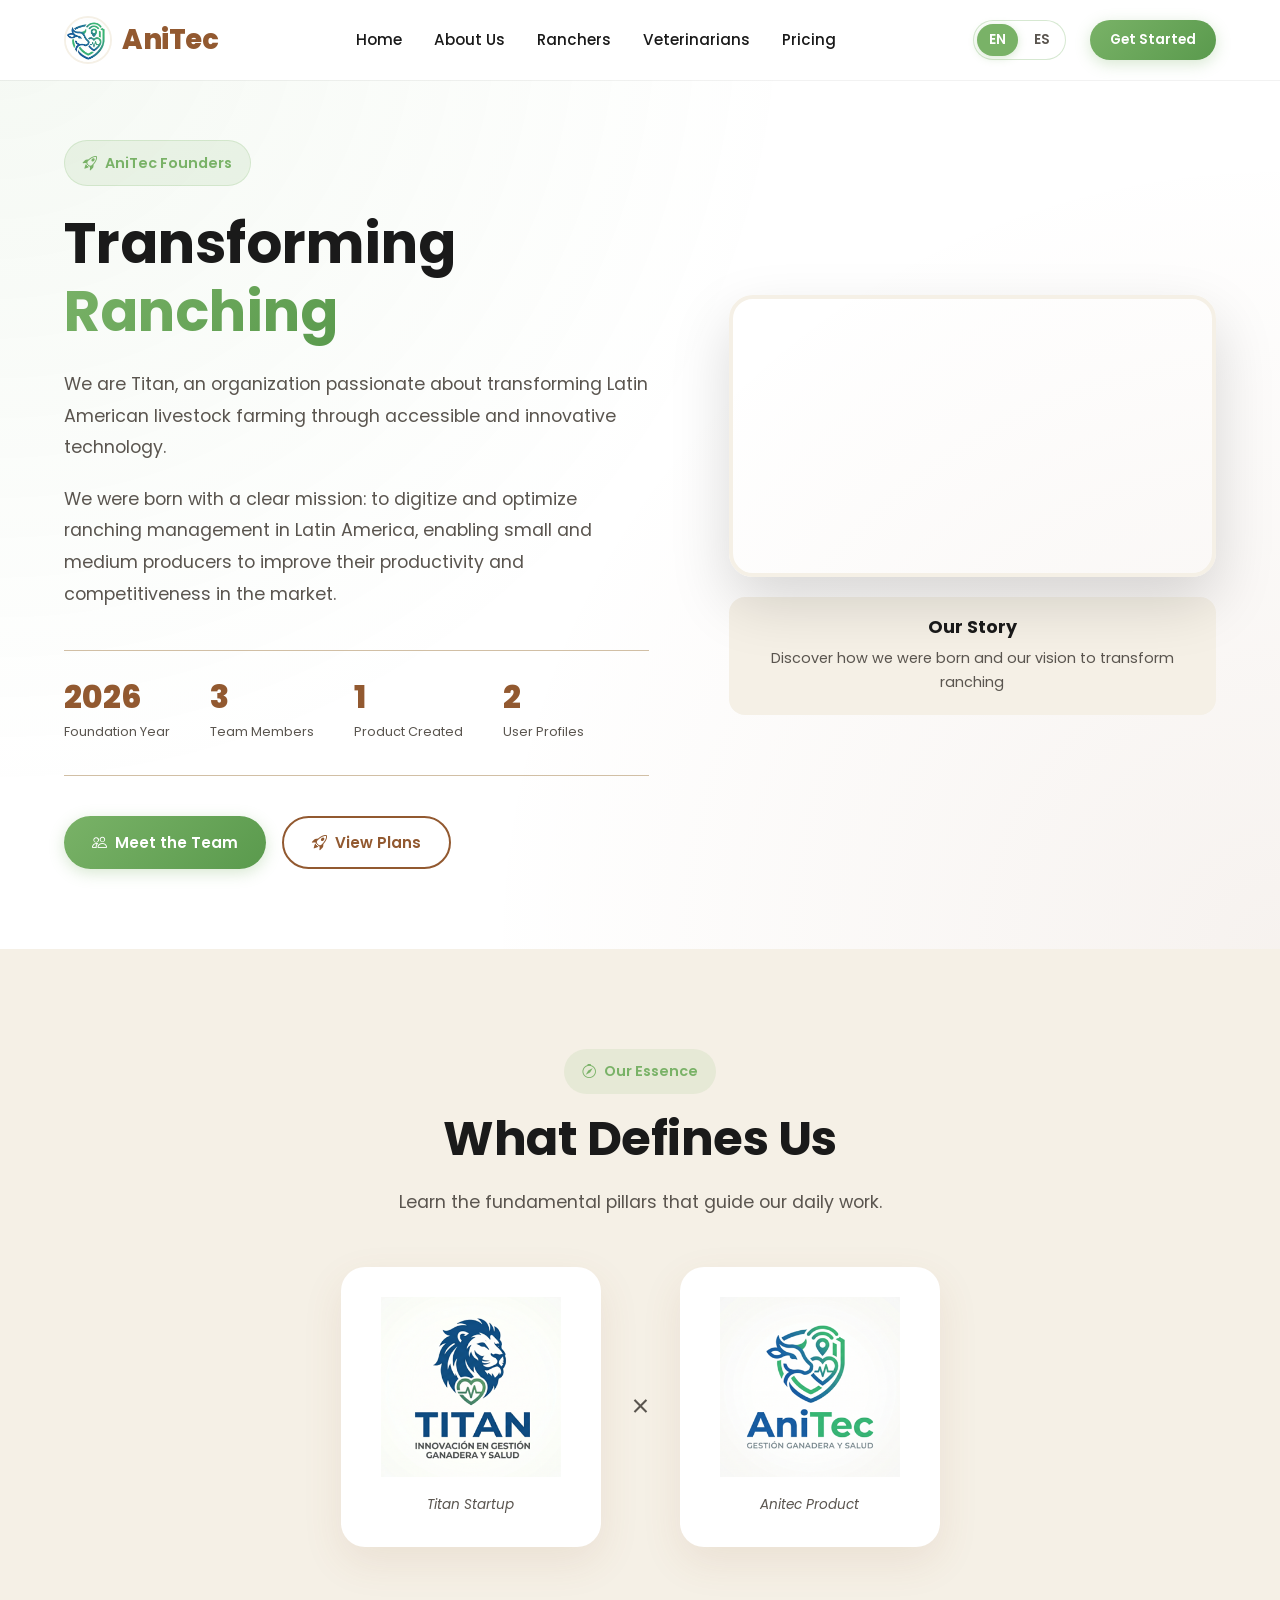
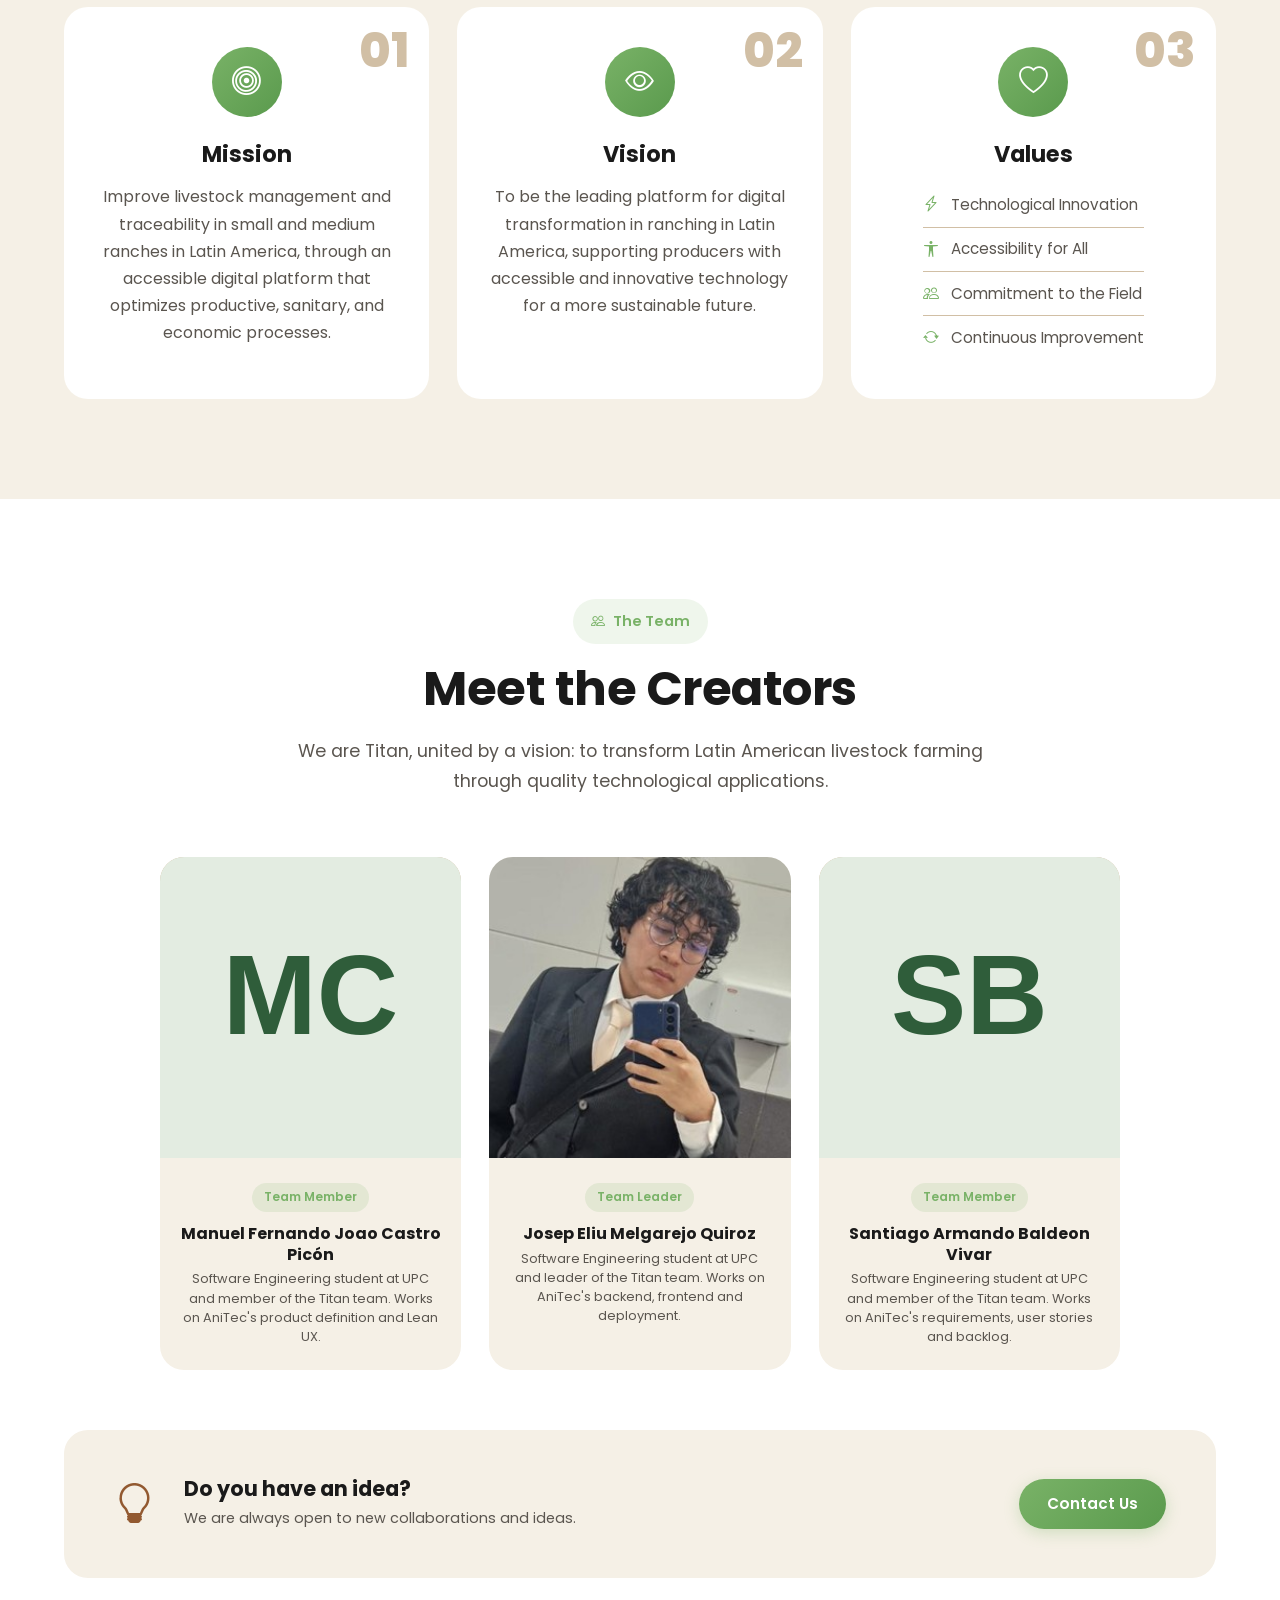
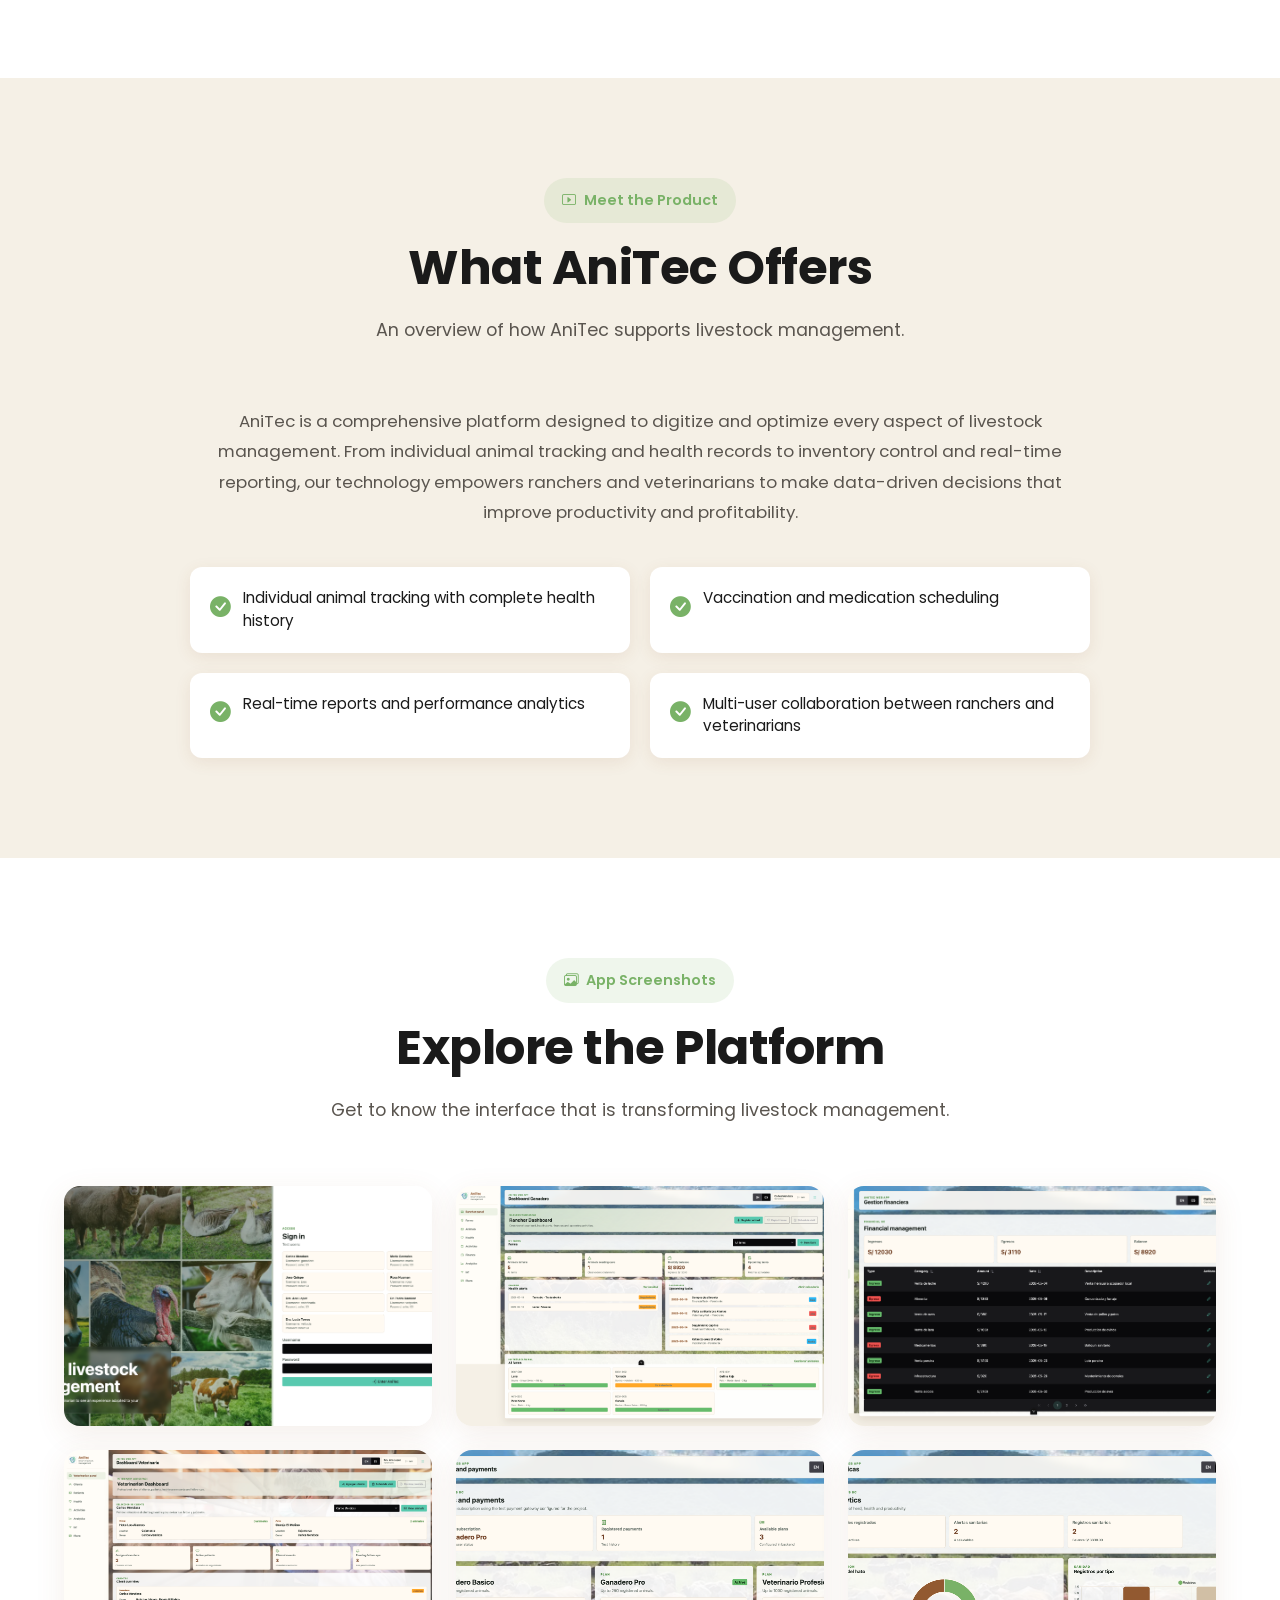
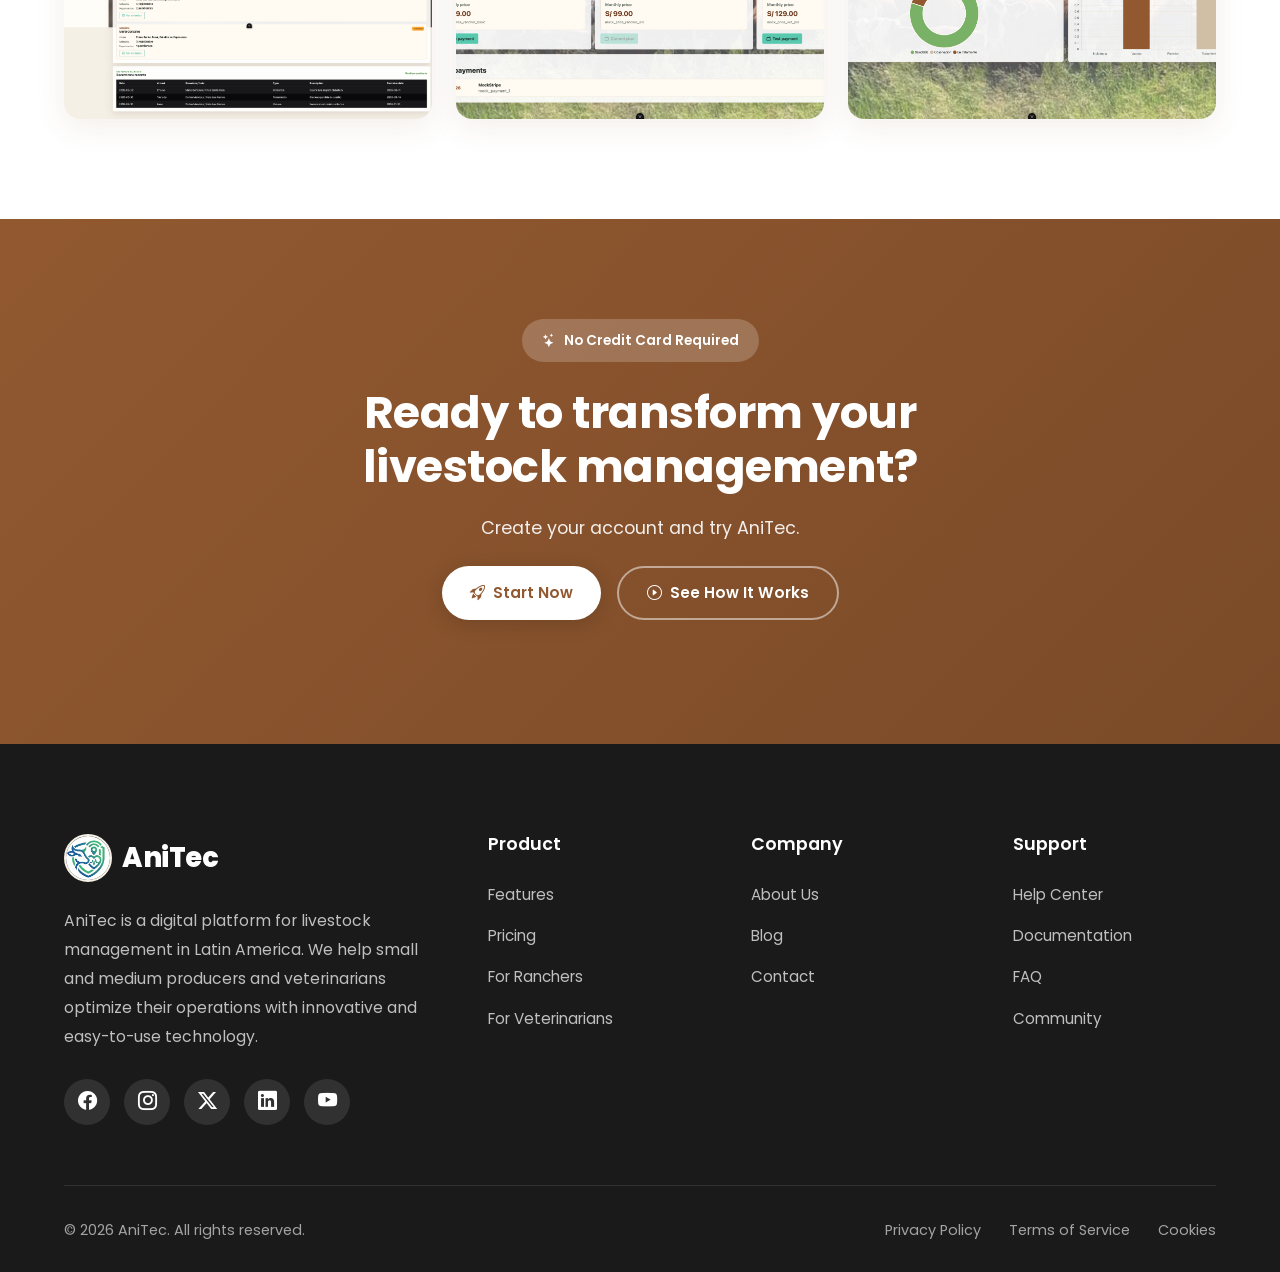
<file: assets/pages/about.html>
<!doctype html>
<html lang="en" data-page="about">
  <head>
    <meta charset="UTF-8" />
    <meta name="viewport" content="width=device-width, initial-scale=1.0" />
    <meta name="robots" content="index, follow" />
    <meta name="googlebot" content="index, follow" />
    <link rel="canonical" href="https://anitec.com/assets/pages/about.html" />

    <!-- Open Graph / Facebook -->
    <meta property="og:type" content="website" />
    <meta property="og:url" content="https://anitec.com/assets/pages/about.html" />
    <meta property="og:title" content="About Us - AniTec" />
    <meta
      property="og:description"
      content="Meet the team behind AniTec. We are a passionate team transforming Latin American livestock through innovative technology."
    />
    <meta
      property="og:image"
      content="https://anitec.com/assets/images/og-image.png"
    />
    <meta property="og:site_name" content="AniTec" />

    <!-- Twitter -->
    <meta property="twitter:card" content="summary_large_image" />
    <meta property="twitter:url" content="https://anitec.com/assets/pages/about.html" />
    <meta property="twitter:title" content="About Us - AniTec" />
    <meta
      property="twitter:description"
      content="Meet the team behind AniTec. We are a passionate team transforming Latin American livestock through innovative technology."
    />
    <meta
      property="twitter:image"
      content="https://anitec.com/assets/images/og-image.png"
    />

    <!-- Favicons -->
    <link rel="icon" href="../images/logo.ico" type="image/x-icon" />
    <link rel="apple-touch-icon" href="../images/apple-touch-icon.png" />

    <!-- Theme Color -->
    <meta name="theme-color" content="#79B267" />
    <meta name="msapplication-TileColor" content="#79B267" />
    <title>About Us - AniTec</title>
    <meta
      name="description"
      content="Meet the team behind AniTec. We are a team passionate about transforming Latin American livestock farming through innovative technology."
    />
    <meta
      name="keywords"
      content="about us AniTec, AniTec team, Team Titan, AniTec creators, ranching startup"
    />
    <meta name="author" content="AniTec" />
    <link rel="icon" type="image/x-icon" href="../images/logo.ico" />
    <link rel="stylesheet" href="../styles/styles.css" />
    <link rel="preconnect" href="https://fonts.googleapis.com" />
    <link rel="preconnect" href="https://fonts.gstatic.com" crossorigin />
    <link
      href="https://fonts.googleapis.com/css2?family=Poppins:wght@300;400;500;600;700;800&display=swap"
      rel="stylesheet"
    />
    <link
      rel="stylesheet"
      href="https://cdn.jsdelivr.net/npm/bootstrap-icons@1.11.3/font/bootstrap-icons.min.css"
    />
  </head>
  <body>
    <nav class="navbar">
      <div class="nav-container">
        <a href="../../index.html" class="logo">
          <img src="../images/logo.png" alt="AniTec Logo" />
          <span class="logo-text">AniTec</span>
        </a>
        <ul class="nav-menu">
          <li><a href="../../index.html" data-i18n="nav.home">Home</a></li>
          <li>
            <a href="about.html" class="active" data-i18n="nav.about"
              >About Us</a
            >
          </li>
          <li><a href="ranchers.html" data-i18n="nav.ranchers">Ranchers</a></li>
          <li>
            <a href="veterinarians.html" data-i18n="nav.veterinarians"
              >Veterinarians</a
            >
          </li>
          <li>
            <a href="../../index.html#pricing" data-i18n="nav.pricing">Pricing</a>
          </li>
        </ul>
        <div class="nav-actions">
          <div class="lang-switcher">
            <button class="lang-btn" id="lang-en" onclick="setLanguage('en')">
              EN
            </button>
            <button class="lang-btn" id="lang-es" onclick="setLanguage('es')">
              ES
            </button>
          </div>
          <a
            href="../../index.html#pricing"
            class="btn btn-success btn-sm"
            data-i18n="nav.startFree"
            >Get Started</a
          >
          <button class="mobile-menu-btn">
            <i class="bi bi-list"></i>
          </button>
        </div>
      </div>
    </nav>

    <div class="mobile-menu-overlay"></div>
    <div class="mobile-menu">
      <div class="mobile-menu-header">
        <span
          style="
            font-weight: 700;
            font-size: 1.2rem;
            color: var(--primary-brown);
          "
          data-i18n="nav.menu"
          >Menu</span
        >
        <button class="mobile-menu-close">
          <i class="bi bi-x-lg"></i>
        </button>
      </div>
      <ul class="mobile-menu-links">
        <li><a href="../../index.html" data-i18n="nav.home">Home</a></li>
        <li><a href="about.html" data-i18n="nav.about">About Us</a></li>
        <li><a href="ranchers.html" data-i18n="nav.ranchers">Ranchers</a></li>
        <li>
          <a href="veterinarians.html" data-i18n="nav.veterinarians"
            >Veterinarians</a
          >
        </li>
        <li>
          <a href="../../index.html#pricing" data-i18n="nav.pricing">Pricing</a>
        </li>
      </ul>
      <div class="mobile-menu-cta">
        <a
          href="../../index.html#pricing"
          class="btn btn-success"
          data-i18n="nav.startFree"
          >Get Started</a
        >
      </div>
      <div class="mobile-lang-switcher">
        <button
          class="lang-btn"
          id="mobile-lang-en"
          onclick="setLanguage('en')"
        >
          EN
        </button>
        <button
          class="lang-btn"
          id="mobile-lang-es"
          onclick="setLanguage('es')"
        >
          ES
        </button>
      </div>
    </div>

    <section class="about-hero">
      <div class="container">
        <div class="about-hero-content">
          <div class="about-hero-text">
            <div class="hero-badge">
              <i class="bi bi-rocket-takeoff"></i>
              <span data-i18n="about.heroBadge">AniTec Founders</span>
            </div>
            <h1 class="about-title">
              <span data-i18n="about.heroTitle1">Transforming</span
              ><span class="highlight" data-i18n="about.heroTitle2">
                Ranching</span
              >
            </h1>
            <p class="about-description" data-i18n="about.heroDesc1">
              We are <strong>Titan</strong>, an organization passionate about
              transforming Latin American livestock farming through accessible
              and innovative technology.
            </p>
            <p class="about-description" data-i18n="about.heroDesc2">
              We were born with a clear mission:
              <strong>to digitize and optimize ranching management</strong> in
              Latin America, enabling small and medium producers to improve
              their productivity and competitiveness in the market.
            </p>
            <div class="about-hero-stats">
              <div class="hero-stat">
                <span class="hero-stat-number">2026</span>
                <span class="hero-stat-label" data-i18n="about.stat1"
                  >Foundation<br />Year</span
                >
              </div>
              <div class="hero-stat">
                <span class="hero-stat-number">3</span>
                <span class="hero-stat-label" data-i18n="about.stat2"
                  >Team<br />Members</span
                >
              </div>
              <div class="hero-stat">
                <span class="hero-stat-number">1</span>
                <span class="hero-stat-label" data-i18n="about.stat3"
                  >Product<br />Created</span
                >
              </div>
              <div class="hero-stat">
                <span class="hero-stat-number">2</span>
                <span class="hero-stat-label" data-i18n="about.stat4">User<br />Profiles</span>
              </div>
            </div>
            <div class="about-hero-buttons">
              <a href="#team" class="btn btn-success">
                <i class="bi bi-people"></i>
                <span data-i18n="about.meetTeam">Meet the Team</span>
              </a>
              <a href="../../index.html#pricing" class="btn btn-secondary">
                <i class="bi bi-rocket-takeoff"></i>
                <span data-i18n="about.viewPlans">View Plans</span>
              </a>
            </div>
          </div>
          <div class="about-hero-video">
            <div class="video-container">
              <img src="../images/home/hero-section.png" alt="AniTec dashboard" style="width:100%;height:100%;object-fit:cover;">
            </div>
            <div class="video-info">
              <h4 data-i18n="about.ourStory">Learn our story</h4>
              <p data-i18n="about.ourStoryDesc">
                Discover how we were born and our vision to transform ranching
              </p>
            </div>
          </div>
        </div>
      </div>
    </section>

    <section class="mission-vision">
      <div class="container">
        <div class="section-header">
          <span class="section-subtitle">
            <i class="bi bi-compass"></i>
            <span data-i18n="about.essenceSubtitle">Our Essence</span>
          </span>
          <h2 class="section-title" data-i18n="about.essenceTitle">
            What Defines Us
          </h2>
          <p class="section-description" data-i18n="about.essenceDesc">
            Learn the fundamental pillars that guide our daily work.
          </p>
        </div>
        <div class="mv-logos">
          <div class="mv-logo-card">
            <img
              src="../images/about-us/logo_startup_titan.png"
              alt="Titan Startup"
            />
            <span class="mv-logo-label">Titan Startup</span>
          </div>
          <div class="mv-vs">×</div>
          <div class="mv-logo-card">
            <img
              src="../images/about-us/logo_producto_anitec.png"
              alt="AniTec Product"
            />
            <span class="mv-logo-label" data-i18n="about.product"
              >AniTec Product</span
            >
          </div>
        </div>
        <div class="mv-grid">
          <div class="mv-card">
            <div class="mv-card-icon">
              <i class="bi bi-bullseye"></i>
            </div>
            <div class="mv-card-number">01</div>
            <h3 data-i18n="about.mission">Mission</h3>
            <p data-i18n="about.missionText">
              Revolutionize livestock management and traceability in small and
              medium ranches in Latin America, through an accessible digital
              platform that optimizes productive, sanitary, and economic
              processes.
            </p>
          </div>
          <div class="mv-card">
            <div class="mv-card-icon">
              <i class="bi bi-eye"></i>
            </div>
            <div class="mv-card-number">02</div>
            <h3 data-i18n="about.vision">Vision</h3>
            <p data-i18n="about.visionText">
              To be the leading platform for digital transformation in ranching
              in Latin America, empowering thousands of producers with
              accessible and innovative technology for a more sustainable
              future.
            </p>
          </div>
          <div class="mv-card">
            <div class="mv-card-icon">
              <i class="bi bi-heart"></i>
            </div>
            <div class="mv-card-number">03</div>
            <h3 data-i18n="about.values">Values</h3>
            <ul class="mv-values">
              <li>
                <i class="bi bi-lightning-charge"></i>
                <span data-i18n="about.val1">Technological Innovation</span>
              </li>
              <li>
                <i class="bi bi-universal-access"></i>
                <span data-i18n="about.val2">Accessibility for All</span>
              </li>
              <li>
                <i class="bi bi-people"></i>
                <span data-i18n="about.val3">Commitment to the Field</span>
              </li>
              <li>
                <i class="bi bi-arrow-repeat"></i>
                <span data-i18n="about.val4">Continuous Improvement</span>
              </li>
            </ul>
          </div>
        </div>
      </div>
    </section>

    <section class="team" id="team">
      <div class="container">
        <div class="section-header">
          <span class="section-subtitle">
            <i class="bi bi-people"></i>
            <span data-i18n="about.teamSubtitle">The Team</span>
          </span>
          <h2 class="section-title" data-i18n="about.teamTitle">
            Meet the Creators
          </h2>
          <p class="section-description" data-i18n="about.teamDesc">
            We are Titan, united by a vision: to transform Latin American
            livestock farming through quality technological applications.
          </p>
        </div>
        <div class="team-grid">
          <div class="team-card">
            <div class="team-photo">
              <img
                src="data:image/svg+xml;utf8,<svg xmlns='http://www.w3.org/2000/svg' viewBox='0 0 400 400'><rect width='400' height='400' fill='%23e3ece1'/><text x='200' y='235' font-family='Arial,sans-serif' font-size='150' font-weight='700' text-anchor='middle' fill='%232f5d3a'>MC</text></svg>"
                alt="Manuel Fernando Joao Castro Picón"
              />
            </div>
            <div class="team-info">
              <span class="team-role" data-i18n="about.teamRole1"
                >Team Member</span
              >
              <h3 class="team-name">Manuel Fernando Joao Castro Picón</h3>
              <p class="team-bio" data-i18n="about.bio1">
                Software Engineering student at UPC and member of the Titan team. Works on AniTec's product definition and Lean UX.
              </p>
            </div>
          </div>
          <div class="team-card">
            <div class="team-photo">
              <img
                src="../images/about-us/team/josep.png"
                alt="Josep Eliu Melgarejo Quiroz"
              />
              <div class="team-social">
                <a
                  href="https://github.com/Melga1502"
                  target="_blank"
                  rel="noreferrer"
                  ><i class="bi bi-github"></i
                ></a>
              </div>
            </div>
            <div class="team-info">
              <span class="team-role" data-i18n="about.teamRole2"
                >Team Leader</span
              >
              <h3 class="team-name">Josep Eliu Melgarejo Quiroz</h3>
              <p class="team-bio" data-i18n="about.bio2">
                Software Engineering student at UPC and leader of the Titan team. Works on AniTec's backend, frontend and deployment.
              </p>
            </div>
          </div>
          <div class="team-card">
            <div class="team-photo">
              <img
                src="data:image/svg+xml;utf8,<svg xmlns='http://www.w3.org/2000/svg' viewBox='0 0 400 400'><rect width='400' height='400' fill='%23e3ece1'/><text x='200' y='235' font-family='Arial,sans-serif' font-size='150' font-weight='700' text-anchor='middle' fill='%232f5d3a'>SB</text></svg>"
                alt="Santiago Armando Baldeon Vivar"
              />
            </div>
            <div class="team-info">
              <span class="team-role" data-i18n="about.teamRole3"
                >Team Member</span
              >
              <h3 class="team-name">Santiago Armando Baldeon Vivar</h3>
              <p class="team-bio" data-i18n="about.bio3">
                Software Engineering student at UPC and member of the Titan team. Works on AniTec's requirements, user stories and backlog.
              </p>
            </div>
          </div>
        </div>
        <div class="team-cta">
          <div class="team-cta-content">
            <i class="bi bi-lightbulb"></i>
            <div>
              <h4 data-i18n="about.ideaTitle">Do you have an idea?</h4>
              <p data-i18n="about.ideaDesc">
                We are always open to new collaborations and ideas.
              </p>
            </div>
            <a
              href="#contact"
              class="btn btn-success"
              data-i18n="about.contactUs"
              >Contact Us</a
            >
          </div>
        </div>
      </div>
    </section>

    <!-- Product Showcase -->
    <section class="about-product">
      <div class="container">
        <div class="section-header">
          <span class="section-subtitle">
            <i class="bi bi-play-btn"></i>
            <span data-i18n="about.productSubtitle">Meet the Product</span>
          </span>
          <h2 class="section-title" data-i18n="about.productTitle">What AniTec Offers</h2>
          <p class="section-description" data-i18n="about.productDesc">An overview of how AniTec supports livestock management.</p>
        </div>
        <div class="product-content">
          <p class="product-content-text" data-i18n="about.productText">
            AniTec is a comprehensive platform designed to digitize and optimize every aspect of livestock management. From individual animal tracking and health records to inventory control and real-time reporting, our technology empowers ranchers and veterinarians to make data-driven decisions that improve productivity and profitability.
          </p>
          <div class="product-features-mini">
            <div class="product-feature-item">
              <i class="bi bi-check-circle-fill"></i>
              <span data-i18n="about.productFeature1">Individual animal tracking with complete health history</span>
            </div>
            <div class="product-feature-item">
              <i class="bi bi-check-circle-fill"></i>
              <span data-i18n="about.productFeature2">Vaccination and medication scheduling</span>
            </div>
            <div class="product-feature-item">
              <i class="bi bi-check-circle-fill"></i>
              <span data-i18n="about.productFeature3">Real-time reports and performance analytics</span>
            </div>
            <div class="product-feature-item">
              <i class="bi bi-check-circle-fill"></i>
              <span data-i18n="about.productFeature4">Multi-user collaboration between ranchers and veterinarians</span>
            </div>
          </div>
        </div>
      </div>
    </section>

    <!-- App Screenshots -->
    <section class="app-screenshots">
      <div class="container">
        <div class="section-header">
          <span class="section-subtitle">
            <i class="bi bi-images"></i>
            <span data-i18n="about.screenshotsSubtitle">App Screenshots</span>
          </span>
          <h2 class="section-title" data-i18n="about.screenshotsTitle">Explore the Platform</h2>
          <p class="section-description" data-i18n="about.screenshotsDesc">Get to know the interface that is transforming livestock management.</p>
        </div>
        <div class="screenshots-grid">
          <div class="screenshot-card"><img src="../images/screenshots/screen-1.png" alt="AniTec Screenshot 1" /></div>
          <div class="screenshot-card"><img src="../images/screenshots/screen-2.png" alt="AniTec Screenshot 2" /></div>
          <div class="screenshot-card"><img src="../images/screenshots/screen-3.png" alt="AniTec Screenshot 3" /></div>
          <div class="screenshot-card"><img src="../images/screenshots/screen-4.png" alt="AniTec Screenshot 4" /></div>
          <div class="screenshot-card"><img src="../images/screenshots/screen-5.png" alt="AniTec Screenshot 5" /></div>
          <div class="screenshot-card"><img src="../images/screenshots/screen-6.png" alt="AniTec Screenshot 6" /></div>
        </div>
      </div>
    </section>

    <!-- About CTA -->
    <section class="about-cta">
      <div class="container">
        <div class="about-cta-content">
          <div class="cta-badge">
            <i class="bi bi-stars"></i>
            <span data-i18n="about.ctaBadge">No Credit Card Required</span>
          </div>
          <h2 class="cta-title" data-i18n="about.ctaTitle">Ready to transform your livestock management?</h2>
          <p class="cta-description" data-i18n="about.ctaDesc">Create your account and try AniTec.</p>
          <div class="cta-buttons">
            <a href="../../index.html#pricing" class="btn btn-primary">
              <i class="bi bi-rocket-takeoff"></i>
              <span data-i18n="about.ctaStartFree">Start Now</span>
            </a>
            <a href="ranchers.html" class="btn btn-outline-light">
              <i class="bi bi-play-circle"></i>
              <span data-i18n="about.ctaSeeHow">See How It Works</span>
            </a>
          </div>
        </div>
      </div>
    </section>

    <footer id="contact">
      <div class="container">
        <div class="footer-grid">
          <div class="footer-about">
            <a href="../../index.html" class="logo">
              <img src="../images/logo.png" alt="AniTec Logo" />
              <span class="logo-text">AniTec</span>
            </a>
            <p class="footer-description" data-i18n="footer.desc">
              AniTec is a digital platform for
              livestock management. We help small and medium producers and
              veterinarians optimize their operations with innovative and
              easy-to-use technology.
            </p>
            <div class="footer-social">
              <a href="#"><i class="bi bi-facebook"></i></a>
              <a href="#"><i class="bi bi-instagram"></i></a>
              <a href="#"><i class="bi bi-twitter-x"></i></a>
              <a href="#"><i class="bi bi-linkedin"></i></a>
              <a href="#"><i class="bi bi-youtube"></i></a>
            </div>
          </div>
          <div class="footer-column">
            <h4 class="footer-title" data-i18n="footer.product">Product</h4>
            <ul class="footer-links">
              <li>
                <a href="../../index.html#features" data-i18n="footer.features"
                  >Features</a
                >
              </li>
              <li>
                <a href="../../index.html#pricing" data-i18n="footer.pricing"
                  >Pricing</a
                >
              </li>
              <li>
                <a href="ranchers.html" data-i18n="footer.forRanchers"
                  >For Ranchers</a
                >
              </li>
              <li>
                <a href="veterinarians.html" data-i18n="footer.forVets"
                  >For Veterinarians</a
                >
              </li>
            </ul>
          </div>
          <div class="footer-column">
            <h4 class="footer-title" data-i18n="footer.company">Company</h4>
            <ul class="footer-links">
              <li>
                <a href="about.html" data-i18n="footer.about">About Us</a>
              </li>
              <li><a href="#" data-i18n="footer.blog">Blog</a></li>
              <li><a href="#contact" data-i18n="footer.contact">Contact</a></li>
            </ul>
          </div>
          <div class="footer-column">
            <h4 class="footer-title" data-i18n="footer.support">Support</h4>
            <ul class="footer-links">
              <li><a href="#" data-i18n="footer.helpCenter">Help Center</a></li>
              <li>
                <a href="#" data-i18n="footer.documentation">Documentation</a>
              </li>
              <li><a href="#" data-i18n="footer.faq">FAQ</a></li>
              <li><a href="#" data-i18n="footer.community">Community</a></li>
            </ul>
          </div>
        </div>
        <div class="footer-bottom">
          <p class="footer-copyright" data-i18n="footer.copyright">
            © 2026 AniTec. All rights reserved.
          </p>
          <div class="footer-legal">
            <a href="#" data-i18n="footer.privacy">Privacy Policy</a>
            <a href="#" data-i18n="footer.terms">Terms of Service</a>
            <a href="#" data-i18n="footer.cookies">Cookies</a>
          </div>
        </div>
      </div>
    </footer>

    <script src="../scripts/i18n.js"></script>
    <script src="../scripts/script.js"></script>
  </body>
</html>
</file>
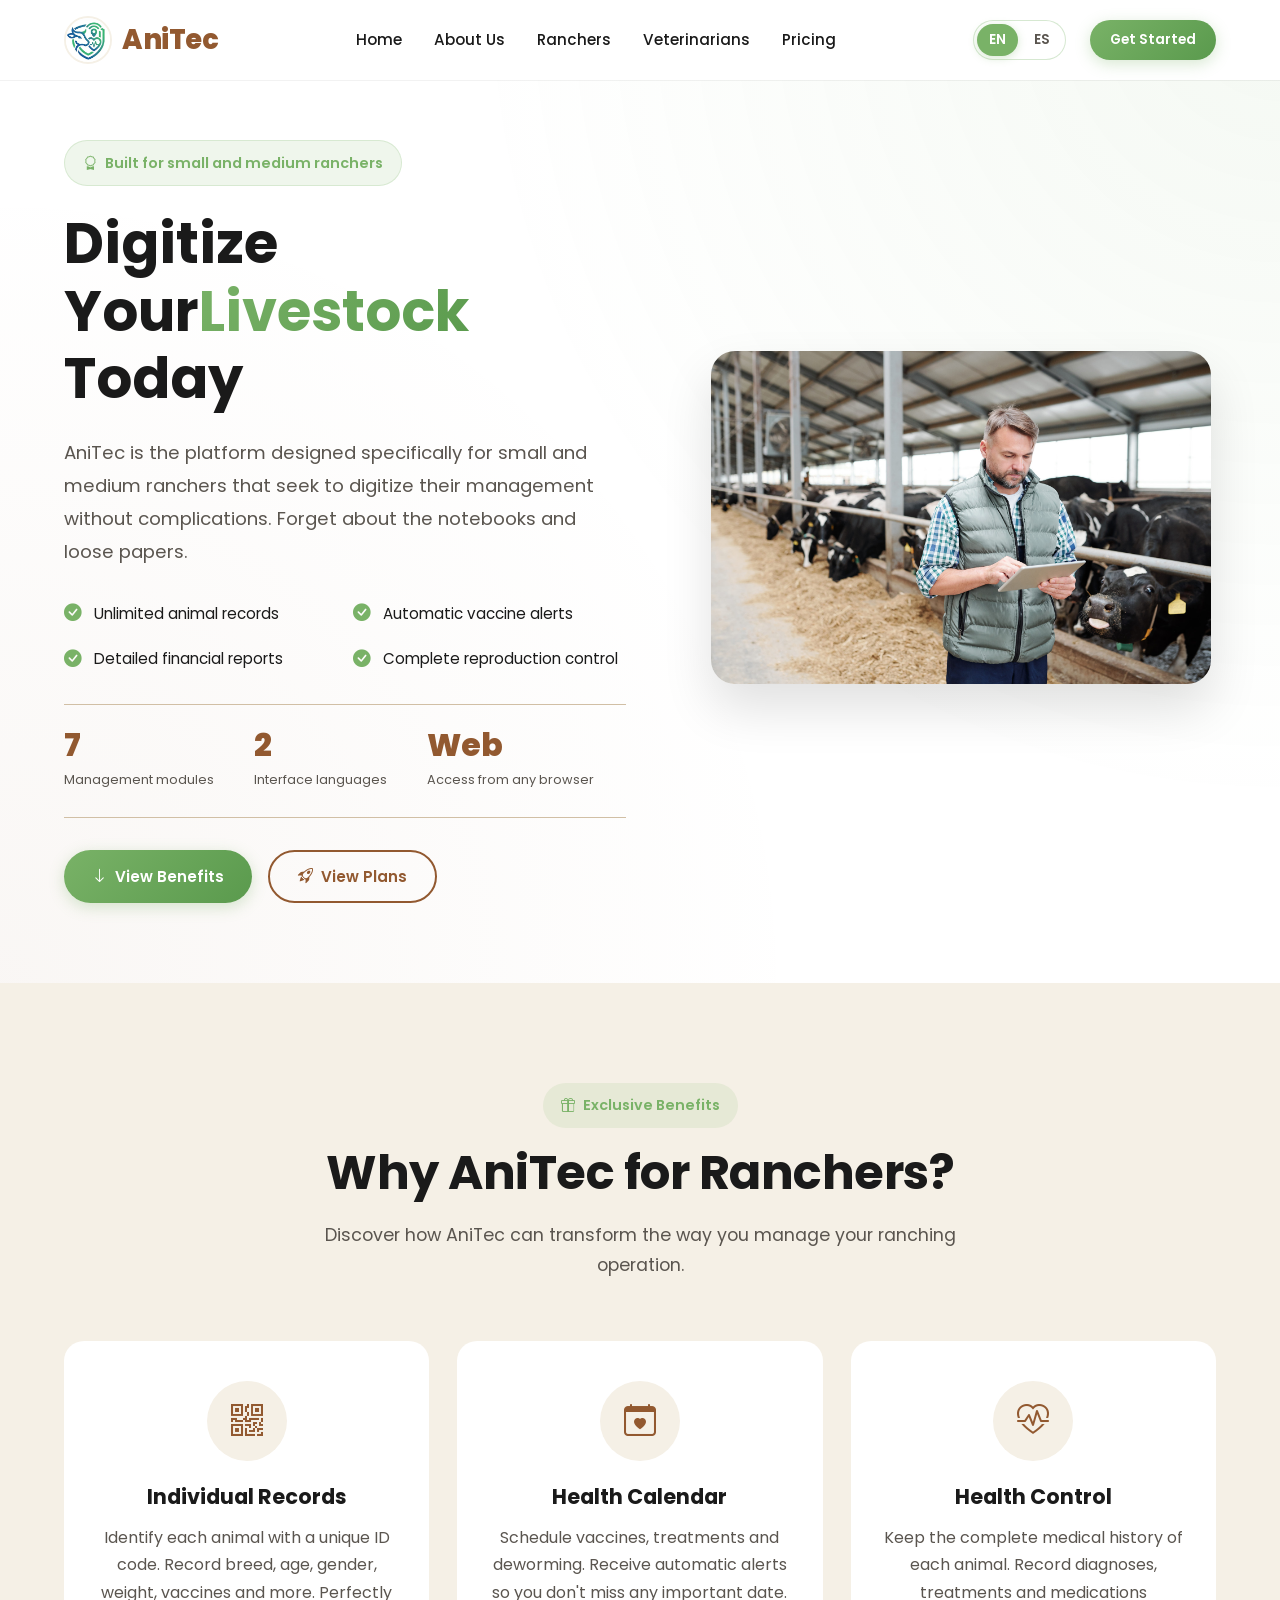
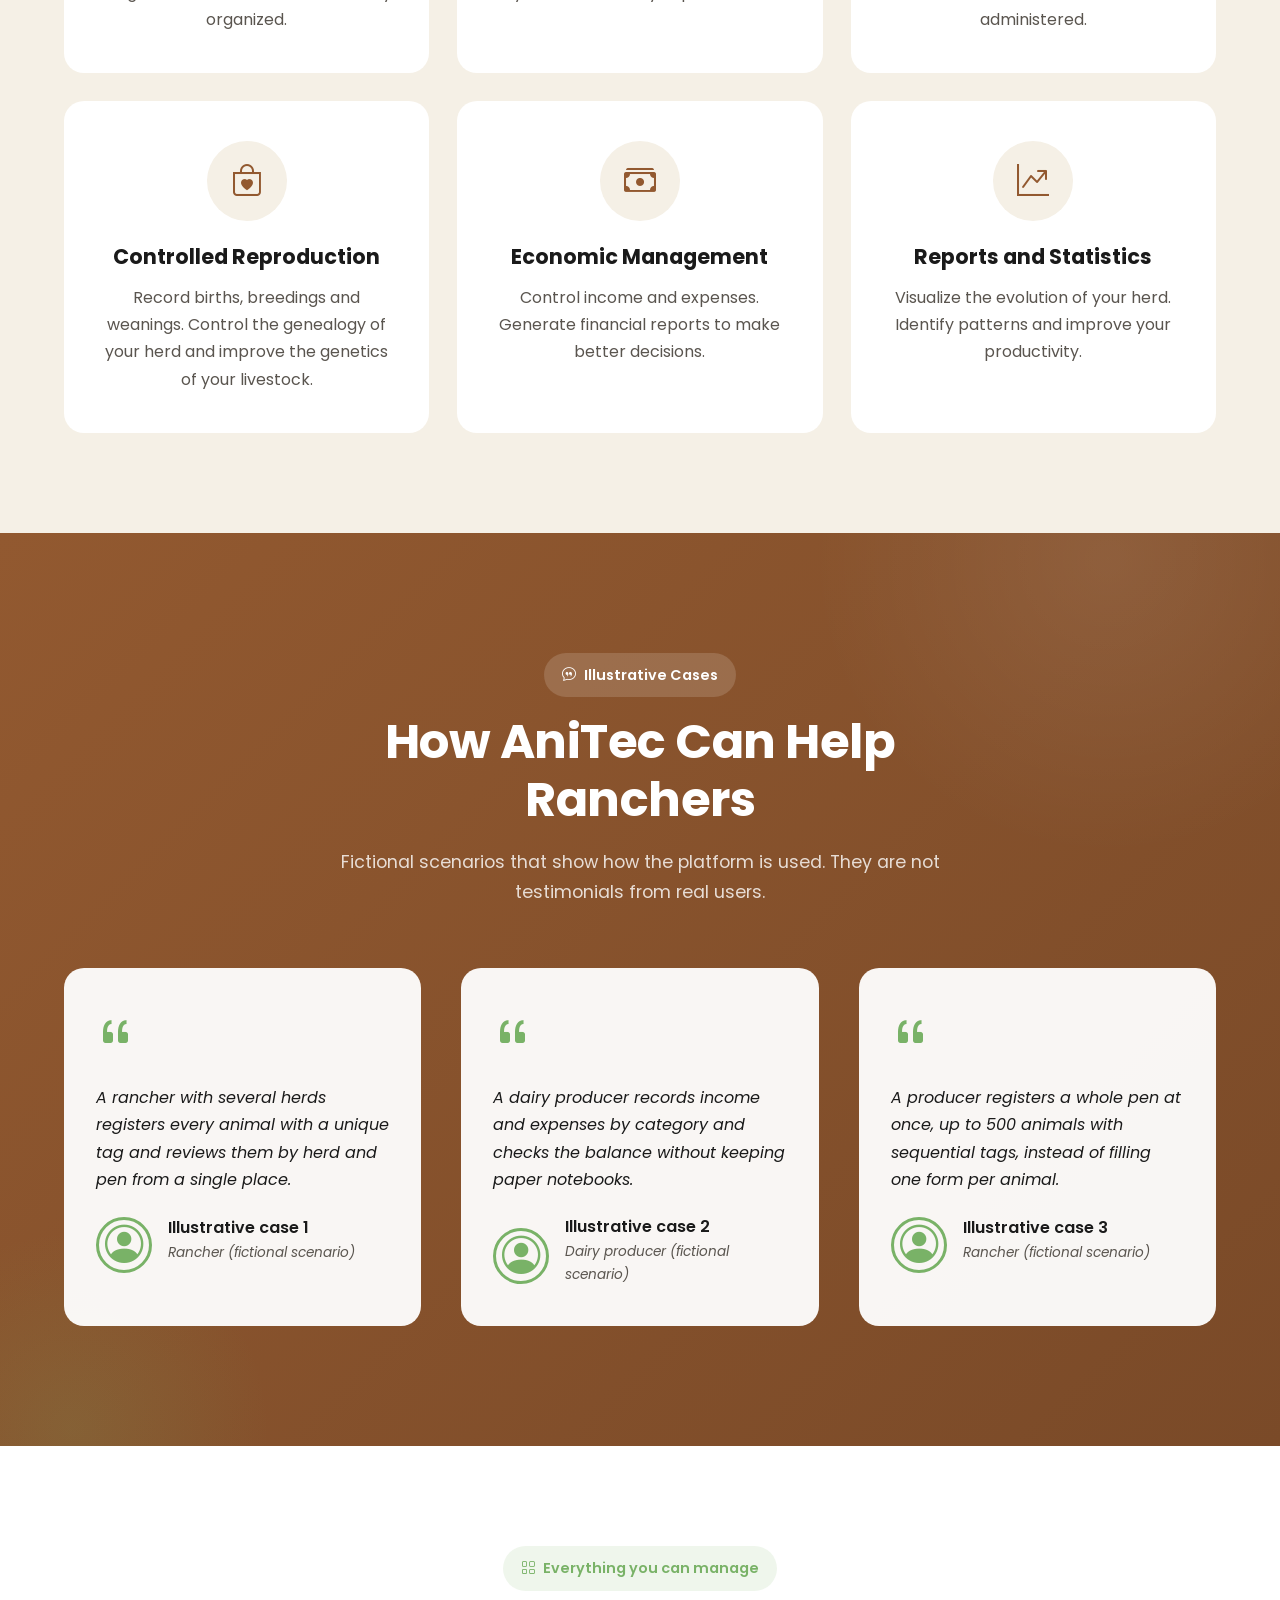
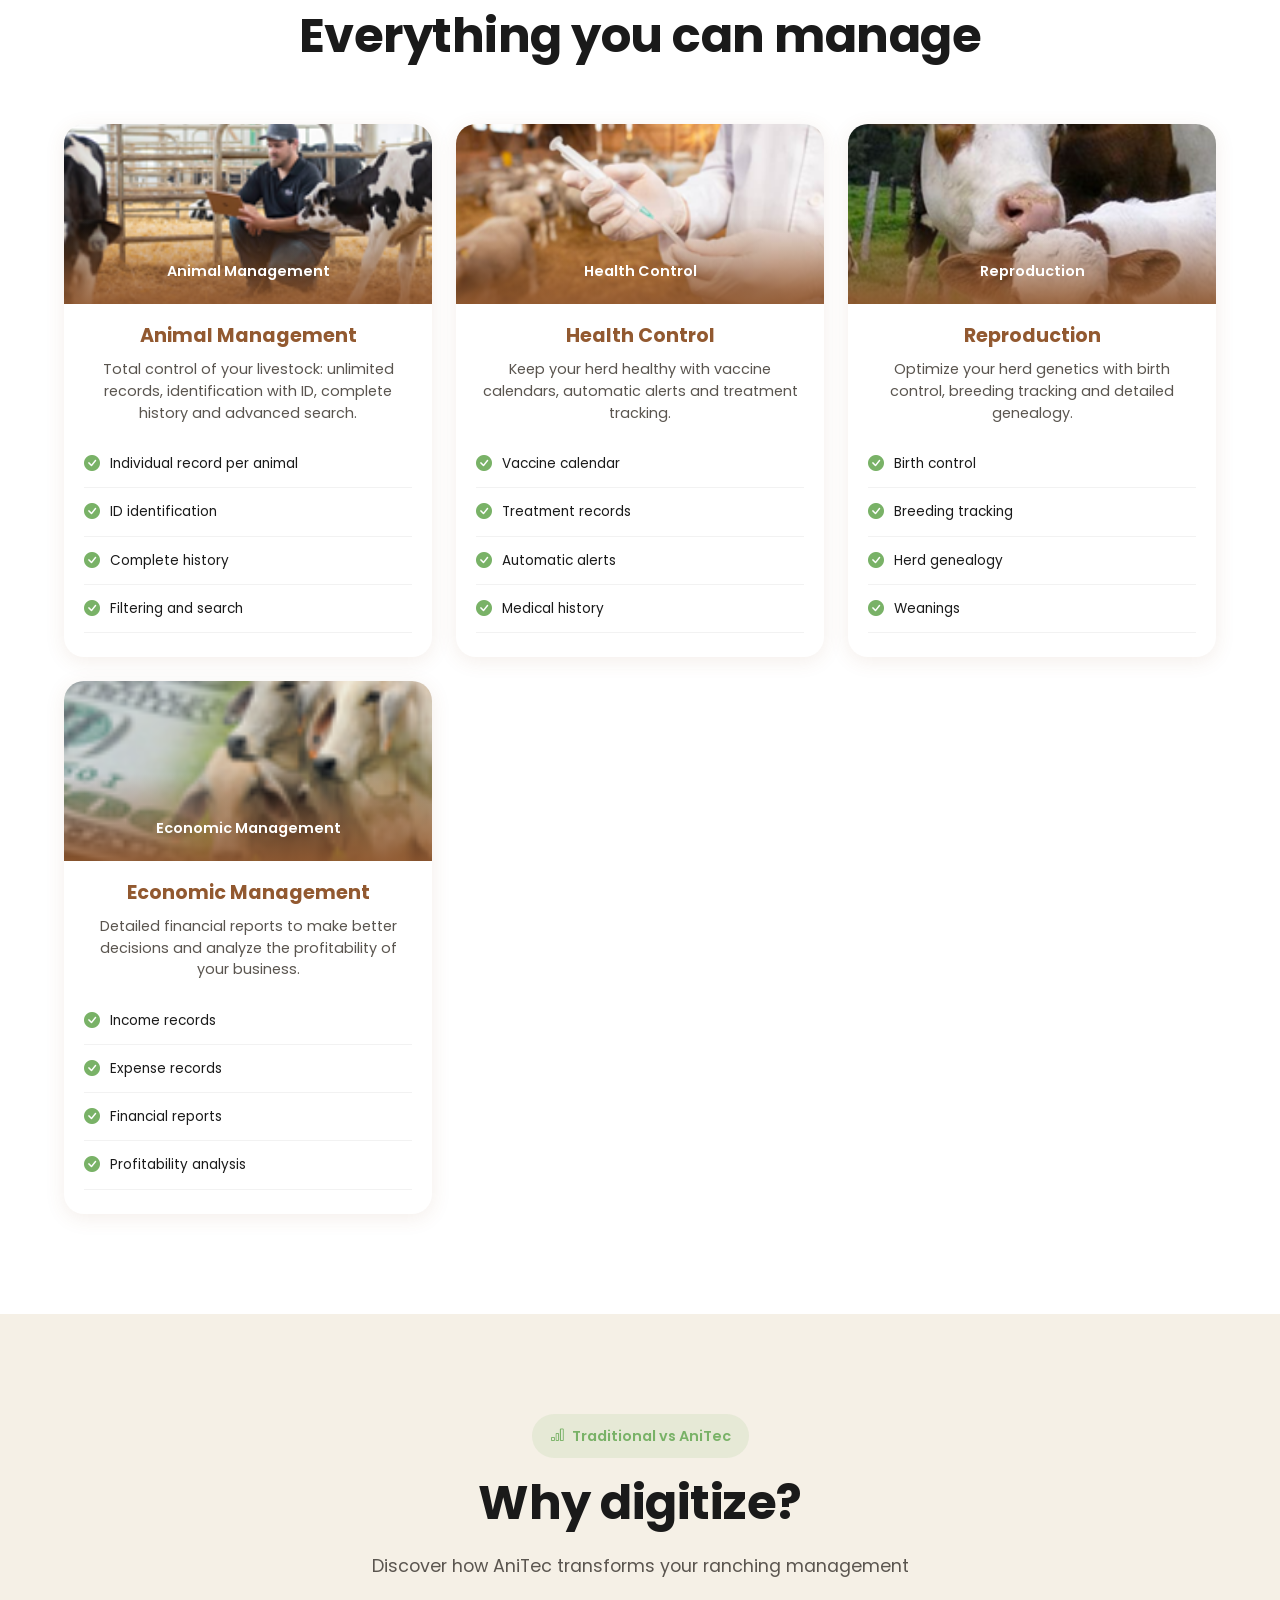
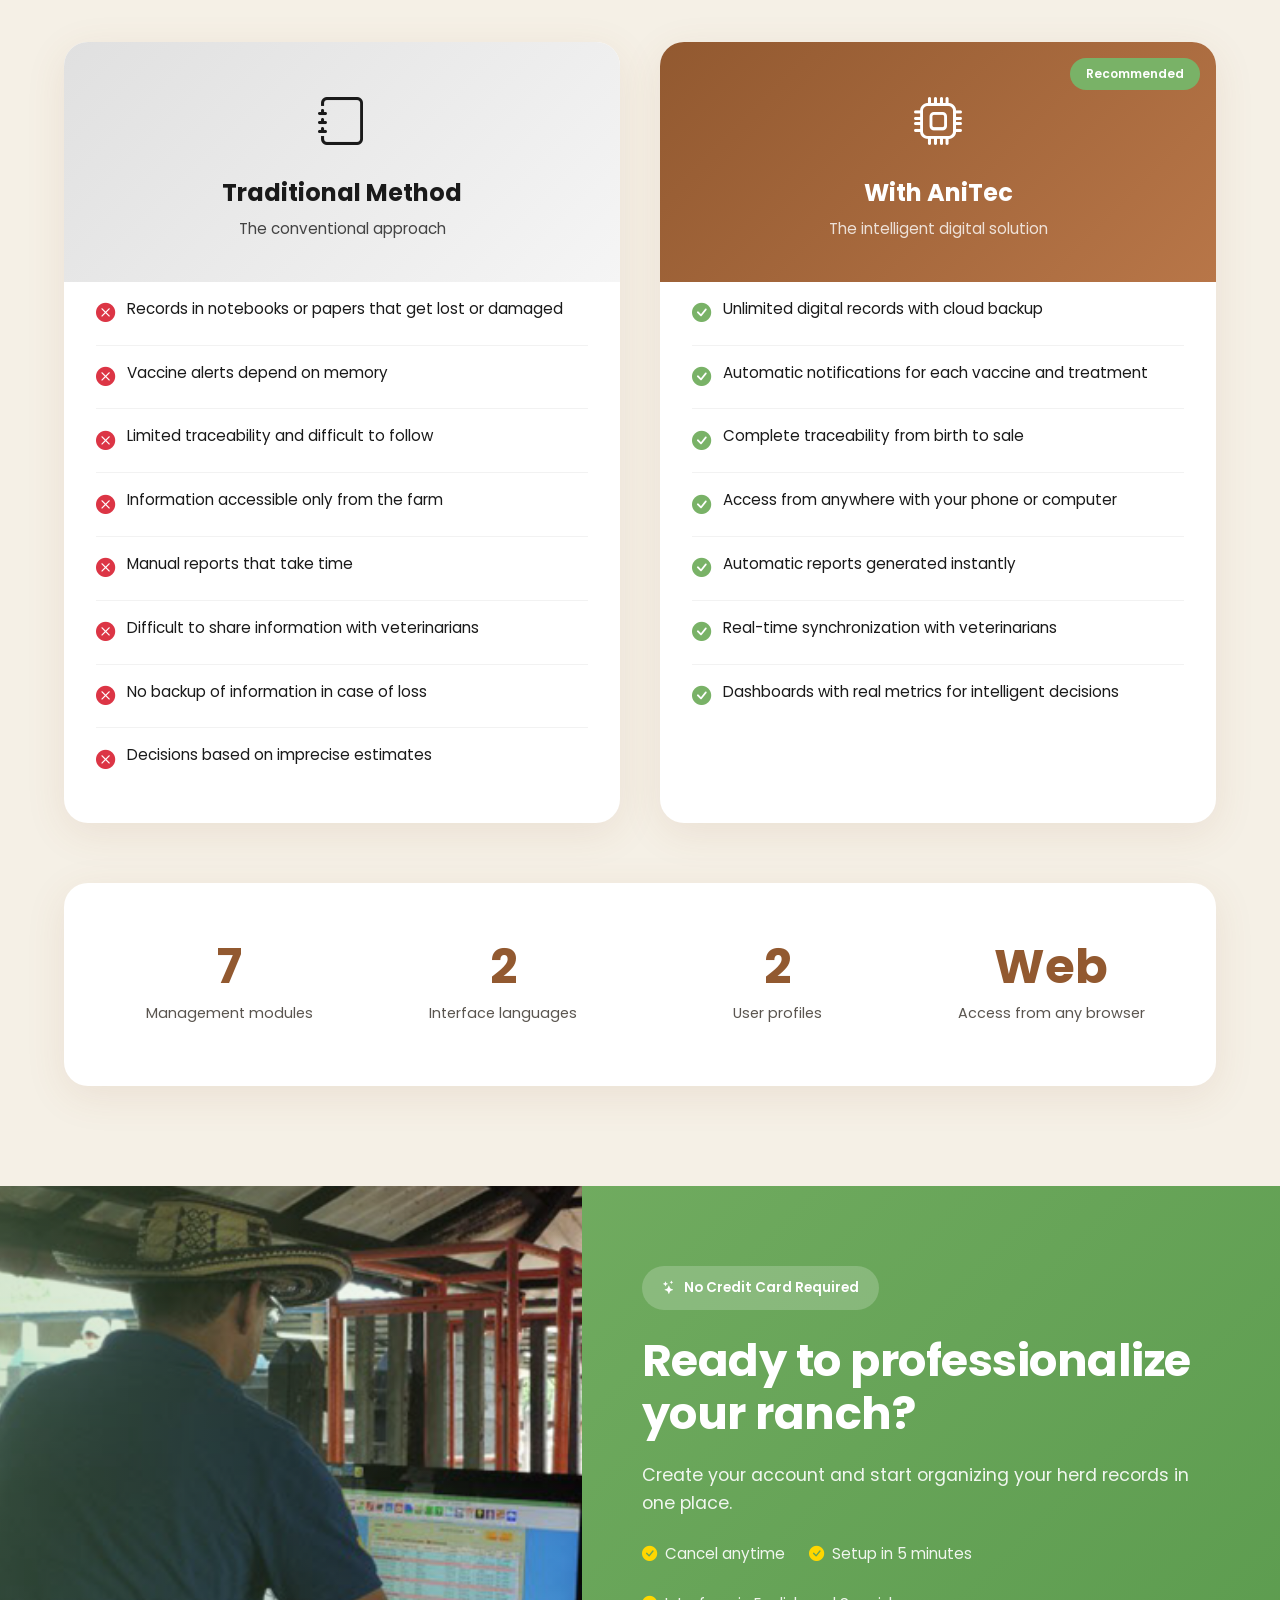
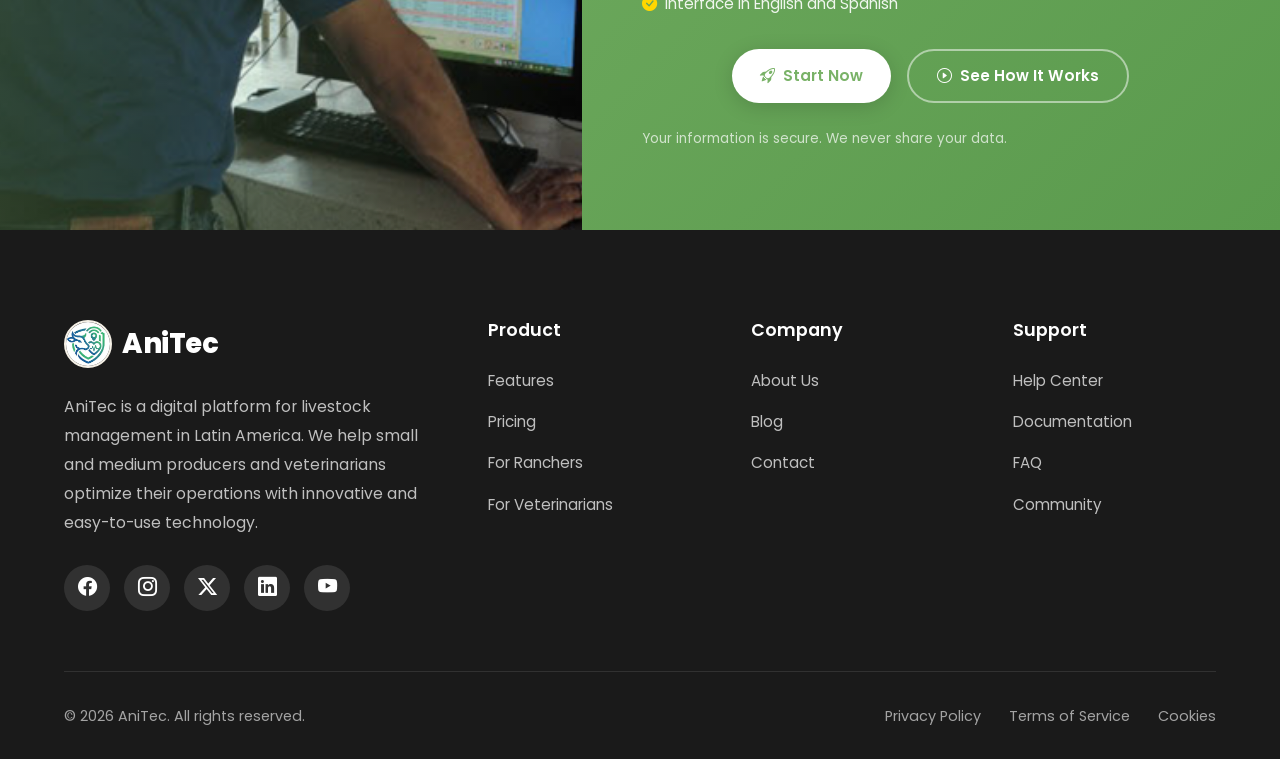
<file: assets/pages/ranchers.html>
<!doctype html>
<html lang="en" data-page="ranchers">
  <head>
    <meta charset="UTF-8" />
    <meta name="viewport" content="width=device-width, initial-scale=1.0" />
    <meta name="robots" content="index, follow" />
    <meta name="googlebot" content="index, follow" />
    <link rel="canonical" href="https://anitec.com/assets/pages/ranchers.html" />
    
    <!-- Open Graph / Facebook -->
    <meta property="og:type" content="website" />
    <meta property="og:url" content="https://anitec.com/assets/pages/ranchers.html" />
    <meta property="og:title" content="For Ranchers - AniTec | Livestock Management Platform" />
    <meta property="og:description" content="AniTec for ranchers: digitize your livestock management, control health, reproduction and productivity of your herd with innovative technology designed for you." />
    <meta property="og:image" content="https://anitec.com/assets/images/og-image.png" />
    <meta property="og:site_name" content="AniTec" />
    
    <!-- Twitter -->
    <meta property="twitter:card" content="summary_large_image" />
    <meta property="twitter:url" content="https://anitec.com/assets/pages/ranchers.html" />
    <meta property="twitter:title" content="For Ranchers - AniTec | Livestock Management Platform" />
    <meta property="twitter:description" content="AniTec for ranchers: digitize your livestock management, control health, reproduction and productivity of your herd with innovative technology." />
    <meta property="twitter:image" content="https://anitec.com/assets/images/og-image.png" />
    
    <!-- Favicons -->
    <link rel="icon" href="../images/logo.ico" type="image/x-icon" />
    <link rel="apple-touch-icon" href="../images/apple-touch-icon.png" />
    
    <!-- Theme Color -->
    <meta name="theme-color" content="#79B267" />
    <meta name="msapplication-TileColor" content="#79B267" />
    <title>For Ranchers - AniTec</title>
    <meta
      name="description"
      content="AniTec for ranchers: digitize your livestock management, control health, reproduction and productivity of your herd with innovative technology designed for you."
    />
    <meta
      name="keywords"
      content="ranchers, livestock management, herd control, animal records, animal health, livestock reproduction, traceability, livestock productivity, AniTec for ranchers"
    />
    <meta name="author" content="AniTec" />
    <link rel="icon" type="image/x-icon" href="../images/logo.ico" />
    <link rel="stylesheet" href="../styles/styles.css" />
    <link rel="preconnect" href="https://fonts.googleapis.com" />
    <link rel="preconnect" href="https://fonts.gstatic.com" crossorigin />
    <link
      href="https://fonts.googleapis.com/css2?family=Poppins:wght@300;400;500;600;700;800&display=swap"
      rel="stylesheet"
    />
    <link
      rel="stylesheet"
      href="https://cdn.jsdelivr.net/npm/bootstrap-icons@1.11.3/font/bootstrap-icons.min.css"
    />
  </head>
  <body>
    <nav class="navbar">
      <div class="nav-container">
        <a href="../../index.html" class="logo">
          <img src="../images/logo.png" alt="AniTec Logo" />
          <span class="logo-text">AniTec</span>
        </a>
        <ul class="nav-menu">
          <li><a href="../../index.html" data-i18n="nav.home">Home</a></li>
          <li><a href="about.html" data-i18n="nav.about">About Us</a></li>
          <li><a href="ranchers.html" class="active" data-i18n="nav.ranchers">Ranchers</a></li>
          <li><a href="veterinarians.html" data-i18n="nav.veterinarians">Veterinarians</a></li>
          <li><a href="../../index.html#pricing" data-i18n="nav.pricing">Pricing</a></li>
        </ul>
        <div class="nav-actions">
          <div class="lang-switcher">
            <button class="lang-btn" id="lang-en" onclick="setLanguage('en')">EN</button>
            <button class="lang-btn" id="lang-es" onclick="setLanguage('es')">ES</button>
          </div>
          <a href="../../index.html#pricing" class="btn btn-success btn-sm" data-i18n="nav.startFree"
            >Get Started</a
          >
          <button class="mobile-menu-btn">
            <i class="bi bi-list"></i>
          </button>
        </div>
      </div>
    </nav>

    <div class="mobile-menu-overlay"></div>
    <div class="mobile-menu">
      <div class="mobile-menu-header">
        <span
          style="
            font-weight: 700;
            font-size: 1.2rem;
            color: var(--primary-brown);
          "
          data-i18n="nav.menu">Menu</span
        >
        <button class="mobile-menu-close">
          <i class="bi bi-x-lg"></i>
        </button>
      </div>
      <ul class="mobile-menu-links">
        <li><a href="../../index.html" data-i18n="nav.home">Home</a></li>
        <li><a href="about.html" data-i18n="nav.about">About Us</a></li>
        <li><a href="ranchers.html" data-i18n="nav.ranchers">Ranchers</a></li>
        <li><a href="veterinarians.html" data-i18n="nav.veterinarians">Veterinarians</a></li>
        <li><a href="../../index.html#pricing" data-i18n="nav.pricing">Pricing</a></li>
      </ul>
      <div class="mobile-menu-cta">
        <a href="../../index.html#pricing" class="btn btn-success" data-i18n="nav.startFree">Get Started</a>
      </div>
      <div class="mobile-lang-switcher">
        <button class="lang-btn" id="mobile-lang-en" onclick="setLanguage('en')">EN</button>
        <button class="lang-btn" id="mobile-lang-es" onclick="setLanguage('es')">ES</button>
      </div>
    </div>

    <section class="rancher-hero">
      <div class="container">
        <div class="rancher-hero-content">
          <div class="rancher-hero-text">
            <div class="hero-badge">
              <i class="bi bi-award"></i>
              <span data-i18n="ranchers.heroBadge">Built for small and medium ranchers</span>
            </div>
            <h1 class="rancher-title">
              <span data-i18n="ranchers.heroTitle1">Digitize Your</span><span class="highlight" data-i18n="ranchers.heroTitle2"> Livestock</span><span data-i18n="ranchers.heroTitle3"> Today</span>
            </h1>
            <p class="rancher-description" data-i18n="ranchers.heroDesc">
              AniTec is the platform designed specifically for
              <strong>small and medium ranchers</strong> that seek
              to digitize their management without complications. Forget about the
              notebooks and loose papers.
            </p>
            <div class="rancher-features">
              <div class="rancher-feature">
                <i class="bi bi-check-circle-fill"></i>
                <span data-i18n="ranchers.feat1">Unlimited animal records</span>
              </div>
              <div class="rancher-feature">
                <i class="bi bi-check-circle-fill"></i>
                <span data-i18n="ranchers.feat2">Automatic vaccine alerts</span>
              </div>
              <div class="rancher-feature">
                <i class="bi bi-check-circle-fill"></i>
                <span data-i18n="ranchers.feat3">Detailed financial reports</span>
              </div>
              <div class="rancher-feature">
                <i class="bi bi-check-circle-fill"></i>
                <span data-i18n="ranchers.feat4">Complete reproduction control</span>
              </div>
            </div>
            <div class="rancher-hero-stats">
              <div class="rancher-stat">
                <span class="rancher-stat-number">7</span>
                <span class="rancher-stat-label" data-i18n="ranchers.stat1">Management<br />modules</span>
              </div>
              <div class="rancher-stat">
                <span class="rancher-stat-number">2</span>
                <span class="rancher-stat-label" data-i18n="ranchers.stat2">Interface<br />languages</span>
              </div>
              <div class="rancher-stat">
                <span class="rancher-stat-number">Web</span>
                <span class="rancher-stat-label" data-i18n="ranchers.stat3">Access from<br />any browser</span>
              </div>
            </div>
            <div class="rancher-buttons">
              <a href="#benefits" class="btn btn-success">
                <i class="bi bi-arrow-down"></i>
                <span data-i18n="ranchers.viewBenefits">View Benefits</span>
              </a>
              <a href="../../index.html#pricing" class="btn btn-secondary">
                <i class="bi bi-rocket-takeoff"></i>
                <span data-i18n="ranchers.tryFree">View Plans</span>
              </a>
            </div>
          </div>
          <div class="rancher-hero-image">
            <div class="hero-image-wrapper">
              <img
                src="../images/ranchers/rancher/rancher-1.png"
                alt="Rancher using AniTec"
              />
            </div>
          </div>
        </div>
      </div>
    </section>

    <section class="benefits-rancher" id="benefits">
      <div class="container">
        <div class="section-header">
          <span class="section-subtitle">
            <i class="bi bi-gift"></i>
            <span data-i18n="ranchers.benefitsSubtitle">Exclusive Benefits</span>
          </span>
          <h2 class="section-title" data-i18n="ranchers.benefitsTitle">Why AniTec for Ranchers?</h2>
          <p class="section-description" data-i18n="ranchers.benefitsDesc">
            Discover how AniTec can transform the way you manage your ranching operation.
          </p>
        </div>
        <div class="benefits-grid">
          <div class="benefit-card">
            <div class="benefit-icon">
              <i class="bi bi-qr-code"></i>
            </div>
            <h3 data-i18n="ranchers.benef1Title">Individual Records</h3>
            <p data-i18n="ranchers.benef1Desc">
              Identify each animal with a unique ID code. Record breed, age,
              gender, weight, vaccines and more. Perfectly organized.
            </p>
          </div>
          <div class="benefit-card">
            <div class="benefit-icon">
              <i class="bi bi-calendar-heart"></i>
            </div>
            <h3 data-i18n="ranchers.benef2Title">Health Calendar</h3>
            <p data-i18n="ranchers.benef2Desc">
              Schedule vaccines, treatments and deworming. Receive automatic alerts so you don't miss any important date.
            </p>
          </div>
          <div class="benefit-card">
            <div class="benefit-icon">
              <i class="bi bi-heart-pulse"></i>
            </div>
            <h3 data-i18n="ranchers.benef3Title">Health Control</h3>
            <p data-i18n="ranchers.benef3Desc">
              Keep the complete medical history of each animal. Record
              diagnoses, treatments and medications administered.</p>
            </p>
          </div>
          <div class="benefit-card">
            <div class="benefit-icon">
              <i class="bi bi-bag-heart"></i>
            </div>
            <h3 data-i18n="ranchers.benef4Title">Controlled Reproduction</h3>
            <p data-i18n="ranchers.benef4Desc">
              Record births, breedings and weanings. Control the genealogy of your
              herd and improve the genetics of your livestock.</p>
            </p>
          </div>
          <div class="benefit-card">
            <div class="benefit-icon">
              <i class="bi bi-cash-stack"></i>
            </div>
            <h3 data-i18n="ranchers.benef5Title">Economic Management</h3>
            <p data-i18n="ranchers.benef5Desc">
              Control income and expenses. Generate financial reports to make better decisions.
            </p>
          </div>
          <div class="benefit-card">
            <div class="benefit-icon">
              <i class="bi bi-graph-up-arrow"></i>
            </div>
            <h3 data-i18n="ranchers.benef6Title">Reports and Statistics</h3>
            <p data-i18n="ranchers.benef6Desc">
              Visualize the evolution of your herd. Identify patterns and improve your
              productivity.
            </p>
          </div>
        </div>
      </div>
    </section>

    <section class="testimonials-rancher">
      <div class="container">
        <div class="section-header">
          <span class="section-subtitle-light">
            <i class="bi bi-chat-quote"></i>
            <span data-i18n="ranchers.testimonialSubtitle">Illustrative Cases</span>
          </span>
          <h2 class="section-title-light" data-i18n="ranchers.testimonialTitle">How AniTec Can Help Ranchers</h2>
          <p class="section-description-light" data-i18n="ranchers.testimonialDesc">
            Fictional scenarios that show how the platform is used. They are not testimonials from real users.
          </p>
        </div>
<div class="testimonials-slider-container">
            <div class="testimonials-slider-track" id="testimonialsSlider">
                <div class="testimonial-card">
                    <i class="bi bi-quote"></i>
                    <p data-i18n="testimonials.t1">"Since using AniTec, I have all my livestock under control in the palm of my hand. Vaccination alerts have saved me from several problems."</p>
                    <div class="testimonial-author">
                        <div class="illustrative-avatar" aria-hidden="true"><i class="bi bi-person-circle"></i></div>
                        <div class="testimonial-info">
                            <h4 data-i18n="testimonials.t1Name">Carlos Mendoza</h4>
                            <p data-i18n="testimonials.t1Title">Rancher, Peru</p>
                        </div>
                    </div>
                </div>
                <div class="testimonial-card">
                    <i class="bi bi-quote"></i>
                    <p data-i18n="testimonials.t2">"AniTec has allowed me to increase my productivity by 30%. The reproductive control is excellent and I can plan my breedings better."</p>
                    <div class="testimonial-author">
                        <div class="illustrative-avatar" aria-hidden="true"><i class="bi bi-person-circle"></i></div>
                        <div class="testimonial-info">
                            <h4 data-i18n="testimonials.t2Name">María González</h4>
                            <p data-i18n="testimonials.t2Title">Dairy Producer, Ecuador</p>
                        </div>
                    </div>
                </div>
                <div class="testimonial-card">
                    <i class="bi bi-quote"></i>
                    <p data-i18n="testimonials.t3">"The best part is the simplicity. My dad who is 70 years old learned to use it without problems. Now the whole family can check."</p>
                    <div class="testimonial-author">
                        <div class="illustrative-avatar" aria-hidden="true"><i class="bi bi-person-circle"></i></div>
                        <div class="testimonial-info">
                            <h4 data-i18n="testimonials.t3Name">Pedro Ramírez</h4>
                            <p data-i18n="testimonials.t3Title">Rancher, Colombia</p>
                        </div>
                    </div>
                </div>
                <div class="testimonial-card">
                    <i class="bi bi-quote"></i>
                    <p data-i18n="testimonials.t4">"Before I constantly lost information. Now everything is organized and vaccine alerts are my salvation every season."</p>
                    <div class="testimonial-author">
                        <div class="illustrative-avatar" aria-hidden="true"><i class="bi bi-person-circle"></i></div>
                        <div class="testimonial-info">
                            <h4 data-i18n="testimonials.t4Name">José Luis Torres</h4>
                            <p data-i18n="testimonials.t4Title">Rancher, Mexico</p>
                        </div>
                    </div>
                </div>
                <div class="testimonial-card">
                    <i class="bi bi-quote"></i>
                    <p data-i18n="testimonials.t5">"Thanks to the economic reports I can see exactly my earnings and expenses. AniTec helps me make better decisions."</p>
                    <div class="testimonial-author">
                        <div class="illustrative-avatar" aria-hidden="true"><i class="bi bi-person-circle"></i></div>
                        <div class="testimonial-info">
                            <h4 data-i18n="testimonials.t5Name">Roberto Sánchez</h4>
                            <p data-i18n="testimonials.t5Title">Producer, Chile</p>
                        </div>
                    </div>
                </div>
                <div class="testimonial-card">
                    <i class="bi bi-quote"></i>
                    <p data-i18n="testimonials.t6">"The reproduction control is incredible. I can track the genealogy of each animal and improve the genetics of my herd."</p>
                    <div class="testimonial-author">
                        <div class="illustrative-avatar" aria-hidden="true"><i class="bi bi-person-circle"></i></div>
                        <div class="testimonial-info">
                            <h4 data-i18n="testimonials.t6Name">Antonio Vargas</h4>
                            <p data-i18n="testimonials.t6Title">Rancher, Argentina</p>
                        </div>
                    </div>
                </div>
            </div>
        </div>
      </div>
    </section>

    <section class="modules-rancher">
      <div class="container">
        <div class="section-header">
          <span class="section-subtitle">
            <i class="bi bi-grid"></i>
            <span data-i18n="ranchers.modulesTitle">Specialized Modules</span>
          </span>
          <h2 class="section-title" data-i18n="ranchers.modulesTitle">Everything you can manage</h2>
        </div>
        <div class="modules-grid">
          <div class="module-card">
            <div class="module-image">
              <img
                src="../images/ranchers/management/management-1.png"
                alt="Animal Management"
              />
              <div class="module-overlay">
                <span data-i18n="ranchers.mod1Title">Animal Management</span>
              </div>
            </div>
            <h3 data-i18n="ranchers.mod1Title">Animal Management</h3>
            <p data-i18n="ranchers.mod1Desc">
              Total control of your livestock: unlimited records, identification
              with ID, complete history and advanced search.
            </p>
            <ul>
              <li>
                <i class="bi bi-check-circle-fill"></i> <span data-i18n="ranchers.modFeat1">Individual record per
                animal</span>
              </li>
              <li>
                <i class="bi bi-check-circle-fill"></i> <span data-i18n="ranchers.modFeat2">ID identification</span>
              </li>
              <li>
                <i class="bi bi-check-circle-fill"></i> <span data-i18n="ranchers.modFeat3">Complete history</span>
              </li>
              <li>
                <i class="bi bi-check-circle-fill"></i> <span data-i18n="ranchers.modFeat4">Filtering and search</span>
              </li>
            </ul>
          </div>
          <div class="module-card">
            <div class="module-image">
              <img
                src="../images/ranchers/management/management-2.png"
                alt="Health Control"
              />
              <div class="module-overlay">
                <span data-i18n="ranchers.mod2Title">Health Control</span>
              </div>
            </div>
            <h3 data-i18n="ranchers.mod2Title">Health Control</h3>
            <p data-i18n="ranchers.mod2Desc">
              Keep your herd healthy with vaccine calendars, automatic alerts and treatment tracking.
            </p>
            <ul>
              <li>
                <i class="bi bi-check-circle-fill"></i> <span data-i18n="ranchers.modFeat5">Vaccine calendar</span>
              </li>
              <li>
                <i class="bi bi-check-circle-fill"></i> <span data-i18n="ranchers.modFeat6">Treatment records</span>
              </li>
              <li>
                <i class="bi bi-check-circle-fill"></i> <span data-i18n="ranchers.modFeat7">Automatic alerts</span>
              </li>
              <li><i class="bi bi-check-circle-fill"></i> <span data-i18n="ranchers.modFeat8">Medical history</span></li>
            </ul>
          </div>
          <div class="module-card">
            <div class="module-image">
              <img
                src="../images/ranchers/management/management-3.png"
                alt="Reproduction"
              />
              <div class="module-overlay">
                <span data-i18n="ranchers.mod3Title">Reproduction</span>
              </div>
            </div>
            <h3 data-i18n="ranchers.mod3Title">Reproduction</h3>
            <p data-i18n="ranchers.mod3Desc">
              Optimize your herd genetics with birth control, breeding tracking and detailed genealogy.
            </p>
            <ul>
              <li><i class="bi bi-check-circle-fill"></i> <span data-i18n="ranchers.modFeat9">Birth control</span></li>
              <li>
                <i class="bi bi-check-circle-fill"></i> <span data-i18n="ranchers.modFeat10">Breeding tracking</span>
              </li>
              <li>
                <i class="bi bi-check-circle-fill"></i> <span data-i18n="ranchers.modFeat11">Herd genealogy</span>
              </li>
              <li><i class="bi bi-check-circle-fill"></i> <span data-i18n="ranchers.modFeat12">Weanings</span></li>
            </ul>
          </div>
          <div class="module-card">
            <div class="module-image">
              <img
                src="../images/ranchers/management/management-4.png"
                alt="Economic Management"
              />
              <div class="module-overlay">
                <span data-i18n="ranchers.mod4Title">Economic Management</span>
              </div>
            </div>
            <h3 data-i18n="ranchers.mod4Title">Economic Management</h3>
            <p data-i18n="ranchers.mod4Desc">
              Detailed financial reports to make better decisions and analyze the profitability of your business.
            </p>
            <ul>
              <li>
                <i class="bi bi-check-circle-fill"></i> <span data-i18n="ranchers.modFeat13">Income records</span>
              </li>
              <li>
                <i class="bi bi-check-circle-fill"></i> <span data-i18n="ranchers.modFeat14">Expense records</span>
              </li>
              <li>
                <i class="bi bi-check-circle-fill"></i> <span data-i18n="ranchers.modFeat15">Financial reports</span>
              </li>
              <li>
                <i class="bi bi-check-circle-fill"></i> <span data-i18n="ranchers.modFeat16">Profitability analysis</span>
              </li>
            </ul>
          </div>
        </div>
      </div>
    </section>

    <section class="comparison">
      <div class="container">
        <div class="section-header">
          <span class="section-subtitle">
            <i class="bi bi-bar-chart"></i>
            <span data-i18n="ranchers.compSubtitle">Traditional vs AniTec</span>
          </span>
          <h2 class="section-title" data-i18n="ranchers.compTitle">Why digitize?</h2>
          <p class="section-description" data-i18n="ranchers.compDesc">
            Discover how AniTec transforms your ranching management
          </p>
        </div>
        <div class="comparison-grid">
          <div class="comparison-card comparison-traditional">
            <div class="comparison-card-header">
              <i class="bi bi-journal"></i>
              <h3 data-i18n="ranchers.tradTitle">Traditional Method</h3>
              <p data-i18n="ranchers.tradDesc">The conventional approach</p>
            </div>
<ul class="comparison-list">
              <li>
                <i class="bi bi-x-circle-fill"></i>
                <span data-i18n="ranchers.trad1"
                  >Records in notebooks or papers that get lost or damaged</span>
              </li>
              <li>
                <i class="bi bi-x-circle-fill"></i>
                <span data-i18n="ranchers.trad2">Vaccine alerts depend on memory</span>
              </li>
              <li>
                <i class="bi bi-x-circle-fill"></i>
                <span data-i18n="ranchers.trad3">Limited traceability and difficult to follow</span>
              </li>
              <li>
                <i class="bi bi-x-circle-fill"></i>
                <span data-i18n="ranchers.trad4">Information accessible only from the farm</span>
              </li>
              <li>
                <i class="bi bi-x-circle-fill"></i>
                <span data-i18n="ranchers.trad5">Manual reports that take time</span>
              </li>
              <li>
                <i class="bi bi-x-circle-fill"></i>
                <span data-i18n="ranchers.trad6">Difficult to share information with veterinarians</span>
              </li>
              <li>
                <i class="bi bi-x-circle-fill"></i>
                <span data-i18n="ranchers.trad7">No backup of information in case of loss</span>
              </li>
              <li>
                <i class="bi bi-x-circle-fill"></i>
                <span data-i18n="ranchers.trad8">Decisions based on imprecise estimates</span>
              </li>
            </ul>
          </div>
<div class="comparison-card comparison-anitec">
            <div class="comparison-card-header">
              <i class="bi bi-cpu"></i>
              <h3 data-i18n="ranchers.anitecTitle">With AniTec</h3>
              <p data-i18n="ranchers.anitecDesc">The intelligent digital solution</p>
              <span class="comparison-badge" data-i18n="ranchers.anitecBadge">Recommended</span>
            </div>
            <ul class="comparison-list">
              <li>
                <i class="bi bi-check-circle-fill"></i>
                <span data-i18n="ranchers.a1"
                  >Unlimited digital records with cloud backup</span>
              </li>
              <li>
                <i class="bi bi-check-circle-fill"></i>
                <span data-i18n="ranchers.a2"
                  >Automatic notifications for each vaccine and
                  treatment</span>
              </li>
              <li>
                <i class="bi bi-check-circle-fill"></i>
                <span data-i18n="ranchers.a3"
                  >Complete traceability from birth to
                  sale</span>
              </li>
              <li>
                <i class="bi bi-check-circle-fill"></i>
                <span data-i18n="ranchers.a4"
                  >Access from anywhere with your phone or
                  computer</span>
              </li>
              <li>
                <i class="bi bi-check-circle-fill"></i>
                <span data-i18n="ranchers.a5">Automatic reports generated instantly</span>
              </li>
              <li>
                <i class="bi bi-check-circle-fill"></i>
                <span data-i18n="ranchers.a6">Real-time synchronization with veterinarians</span>
              </li>
              <li>
                <i class="bi bi-check-circle-fill"></i>
                <span data-i18n="ranchers.a7"
                  >Dashboards with real metrics for intelligent
                  decisions</span>
              </li>
            </ul>
          </div>
        </div>
        <div class="comparison-stats">
          <div class="stat-item">
            <span class="stat-number">7</span>
            <span class="stat-label" data-i18n="ranchers.statRed">Management modules</span>
          </div>
          <div class="stat-item">
            <span class="stat-number">2</span>
            <span class="stat-label" data-i18n="ranchers.statTrace">Interface languages</span>
          </div>
          <div class="stat-item">
            <span class="stat-number">2</span>
            <span class="stat-label" data-i18n="ranchers.statProd">User profiles</span>
          </div>
          <div class="stat-item">
            <span class="stat-number">Web</span>
            <span class="stat-label" data-i18n="ranchers.statAccess">Access from any browser</span>
          </div>
        </div>
      </div>
    </section>

    <section class="cta">
      <div class="cta-wrapper">
        <div class="cta-image">
          <img
            src="../images/ranchers/rancher/rancher-2.png"
            alt="Successful rancher with AniTec"
          />
          <div class="cta-image-overlay"></div>
        </div>
        <div class="cta-content">
          <div class="cta-badge">
            <i class="bi bi-stars"></i>
            <span data-i18n="ranchers.ctaBadge">No Credit Card Required</span>
          </div>
          <h2 class="cta-title" data-i18n="ranchers.ctaTitle">Ready to professionalize your ranch?</h2>
          <p class="cta-description" data-i18n="ranchers.ctaDesc">
            Create your account and start organizing your herd records in one place.
          </p>
          <div class="cta-features">
            <div class="cta-feature">
              <i class="bi bi-check-circle-fill"></i>
              <span data-i18n="ranchers.ctaFeat1">No payment commitment</span>
            </div>
            <div class="cta-feature">
              <i class="bi bi-check-circle-fill"></i>
              <span data-i18n="ranchers.ctaFeat2">Setup in 5 minutes</span>
            </div>
            <div class="cta-feature">
              <i class="bi bi-check-circle-fill"></i>
              <span data-i18n="ranchers.ctaFeat3">Interface in English and Spanish</span>
            </div>
          </div>
          <div class="cta-buttons">
            <a href="../../index.html#pricing" class="btn btn-primary">
              <i class="bi bi-rocket-takeoff"></i>
              <span data-i18n="ranchers.startFree">Start Now</span>
            </a>
            <a href="about.html" class="btn btn-outline-light">
              <i class="bi bi-play-circle"></i>
              <span data-i18n="ranchers.seeHow">See How It Works</span>
            </a>
          </div>
          <p class="cta-note" data-i18n="ranchers.ctaNote">
            <i class="bi bi-shield-check"></i>
            Your information is secure. We never share your data.
          </p>
        </div>
      </div>
    </section>

    <footer id="contact">
      <div class="container">
        <div class="footer-grid">
          <div class="footer-about">
            <a href="../../index.html" class="logo">
              <img src="../images/logo.png" alt="AniTec Logo" />
              <span class="logo-text">AniTec</span>
            </a>
            <p class="footer-description" data-i18n="footer.desc">
              AniTec is a digital platform for
              ranching management. We help small and medium producers optimize their operations.
            </p>
            <div class="footer-social">
              <a href="#"><i class="bi bi-facebook"></i></a>
              <a href="#"><i class="bi bi-instagram"></i></a>
              <a href="#"><i class="bi bi-twitter-x"></i></a>
              <a href="#"><i class="bi bi-linkedin"></i></a>
              <a href="#"><i class="bi bi-youtube"></i></a>
            </div>
          </div>
          <div class="footer-column">
            <h4 class="footer-title" data-i18n="footer.product">Product</h4>
            <ul class="footer-links">
              <li><a href="../../index.html#features" data-i18n="footer.features">Features</a></li>
              <li><a href="../../index.html#pricing" data-i18n="footer.pricing">Pricing</a></li>
              <li><a href="ranchers.html" data-i18n="footer.forRanchers">For Ranchers</a></li>
              <li><a href="veterinarians.html" data-i18n="footer.forVets">For Veterinarians</a></li>
            </ul>
          </div>
          <div class="footer-column">
            <h4 class="footer-title" data-i18n="footer.company">Company</h4>
            <ul class="footer-links">
              <li><a href="about.html" data-i18n="footer.about">About Us</a></li>
              <li><a href="#" data-i18n="footer.blog">Blog</a></li>
              <li><a href="#contact" data-i18n="footer.contact">Contact</a></li>
            </ul>
          </div>
          <div class="footer-column">
            <h4 class="footer-title" data-i18n="footer.support">Support</h4>
            <ul class="footer-links">
              <li><a href="#" data-i18n="footer.helpCenter">Help Center</a></li>
              <li><a href="#" data-i18n="footer.documentation">Documentation</a></li>
              <li><a href="#" data-i18n="footer.faq">FAQ</a></li>
              <li><a href="#" data-i18n="footer.community">Community</a></li>
            </ul>
          </div>
        </div>
        <div class="footer-bottom">
          <p class="footer-copyright" data-i18n="footer.copyright">
            © 2026 AniTec. All rights reserved.
          </p>
          <div class="footer-legal">
            <a href="#" data-i18n="footer.privacy">Privacy Policy</a>
            <a href="#" data-i18n="footer.terms">Terms of Service</a>
            <a href="#" data-i18n="footer.cookies">Cookies</a>
          </div>
        </div>
      </div>
    </footer>

    <script src="../scripts/i18n.js"></script>
    <script src="../scripts/script.js"></script>
  </body>
</html>
</file>
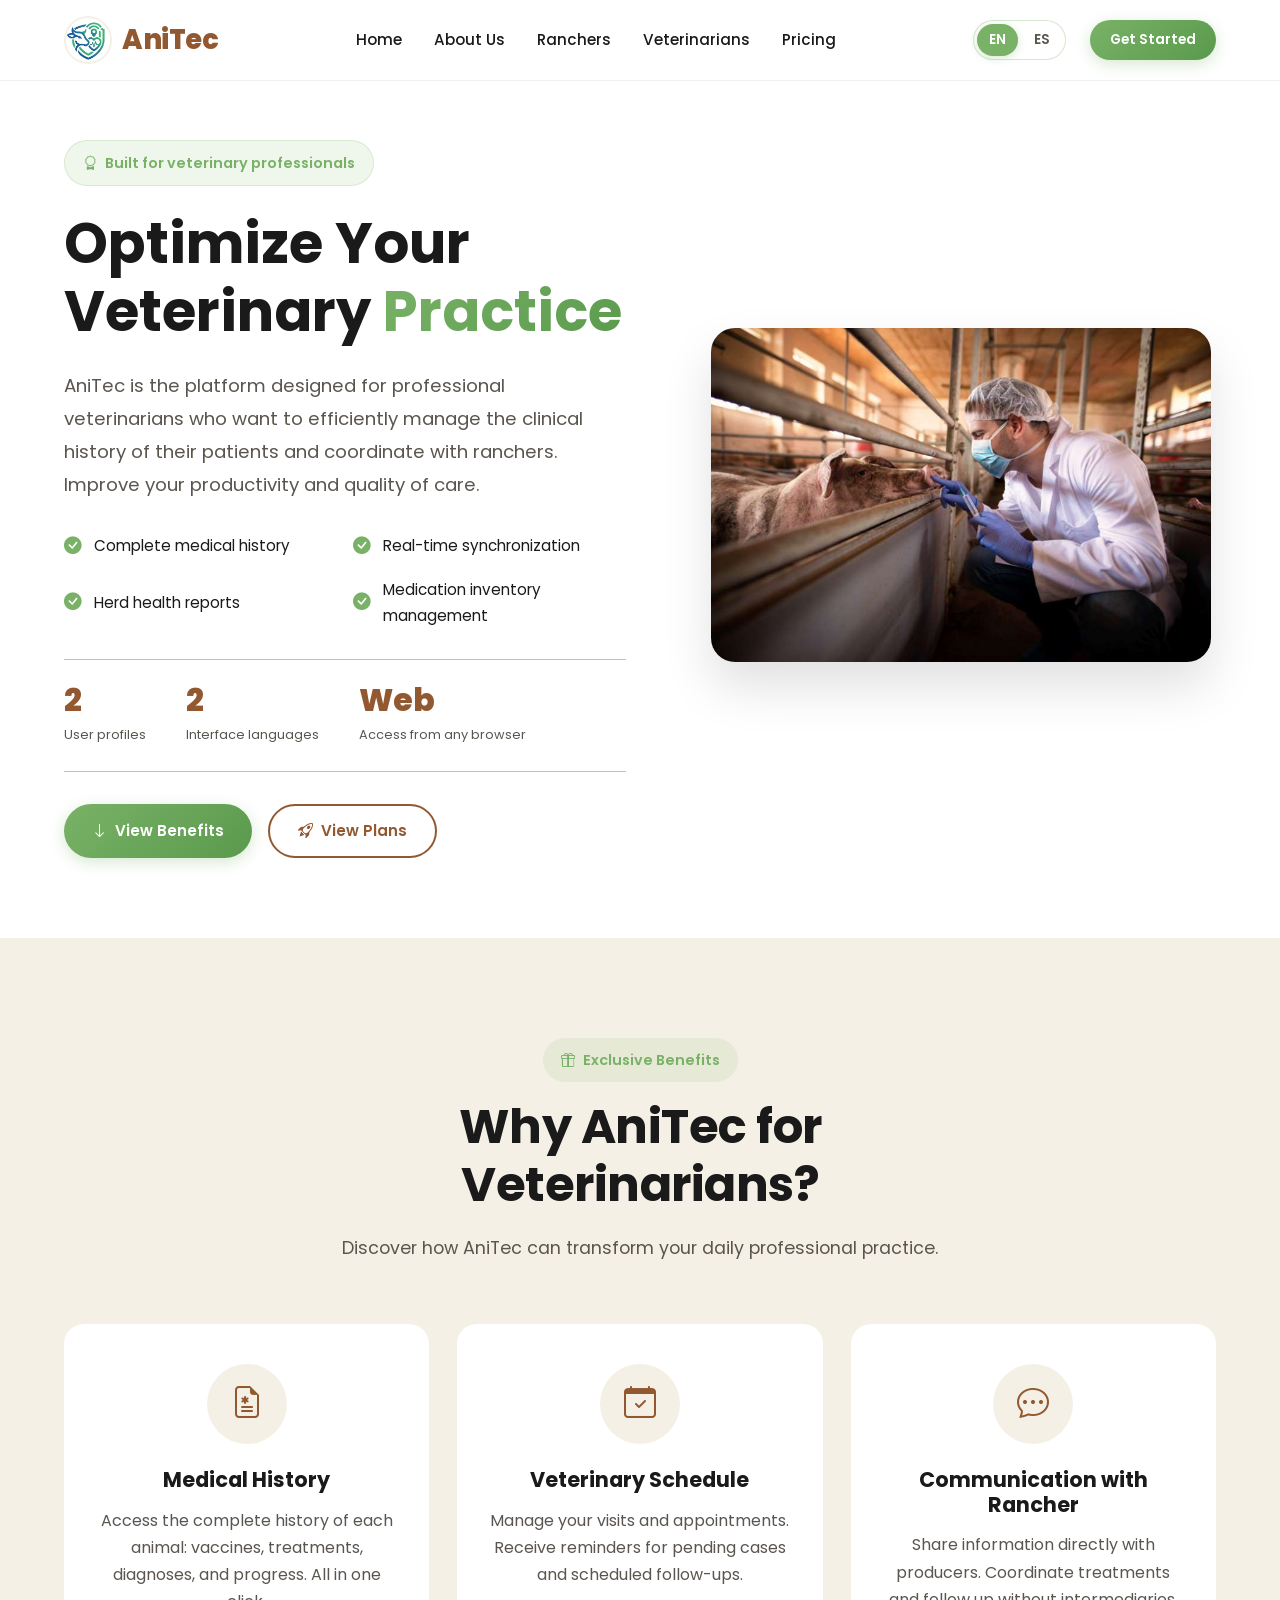
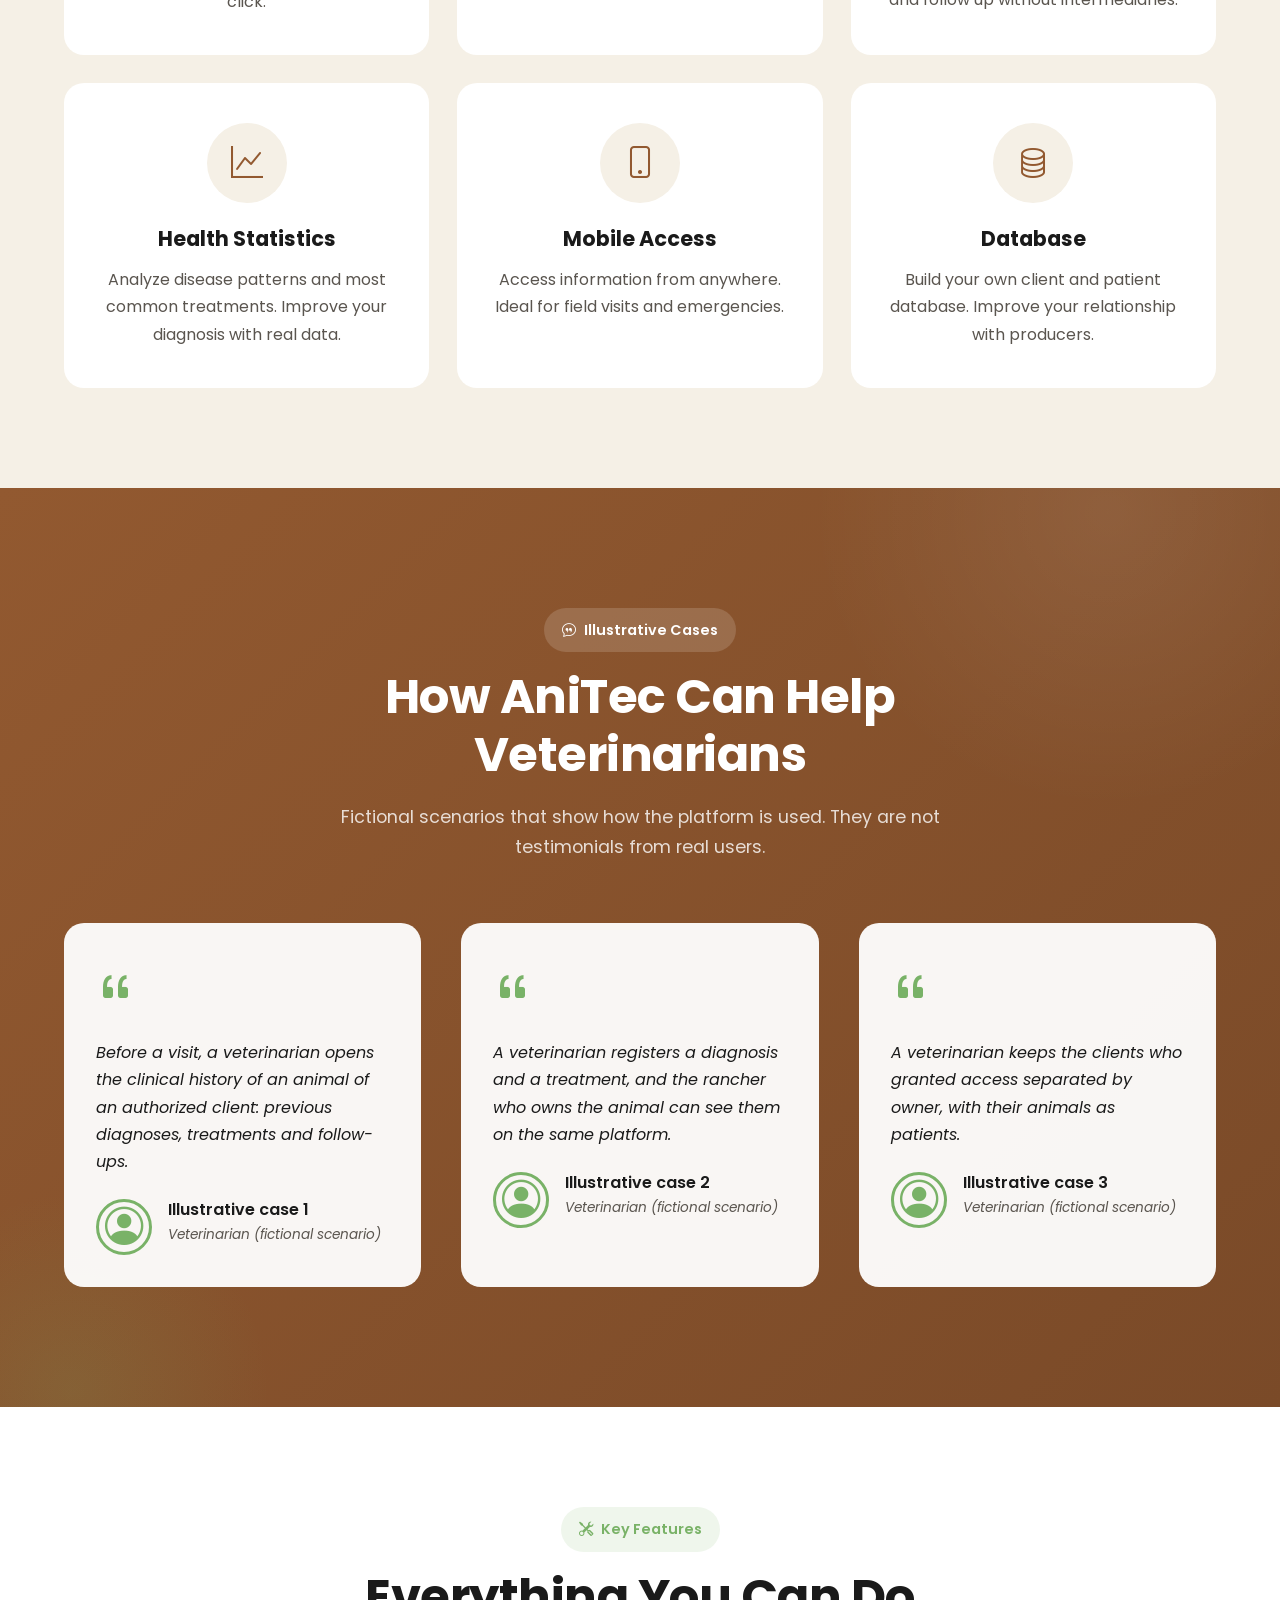
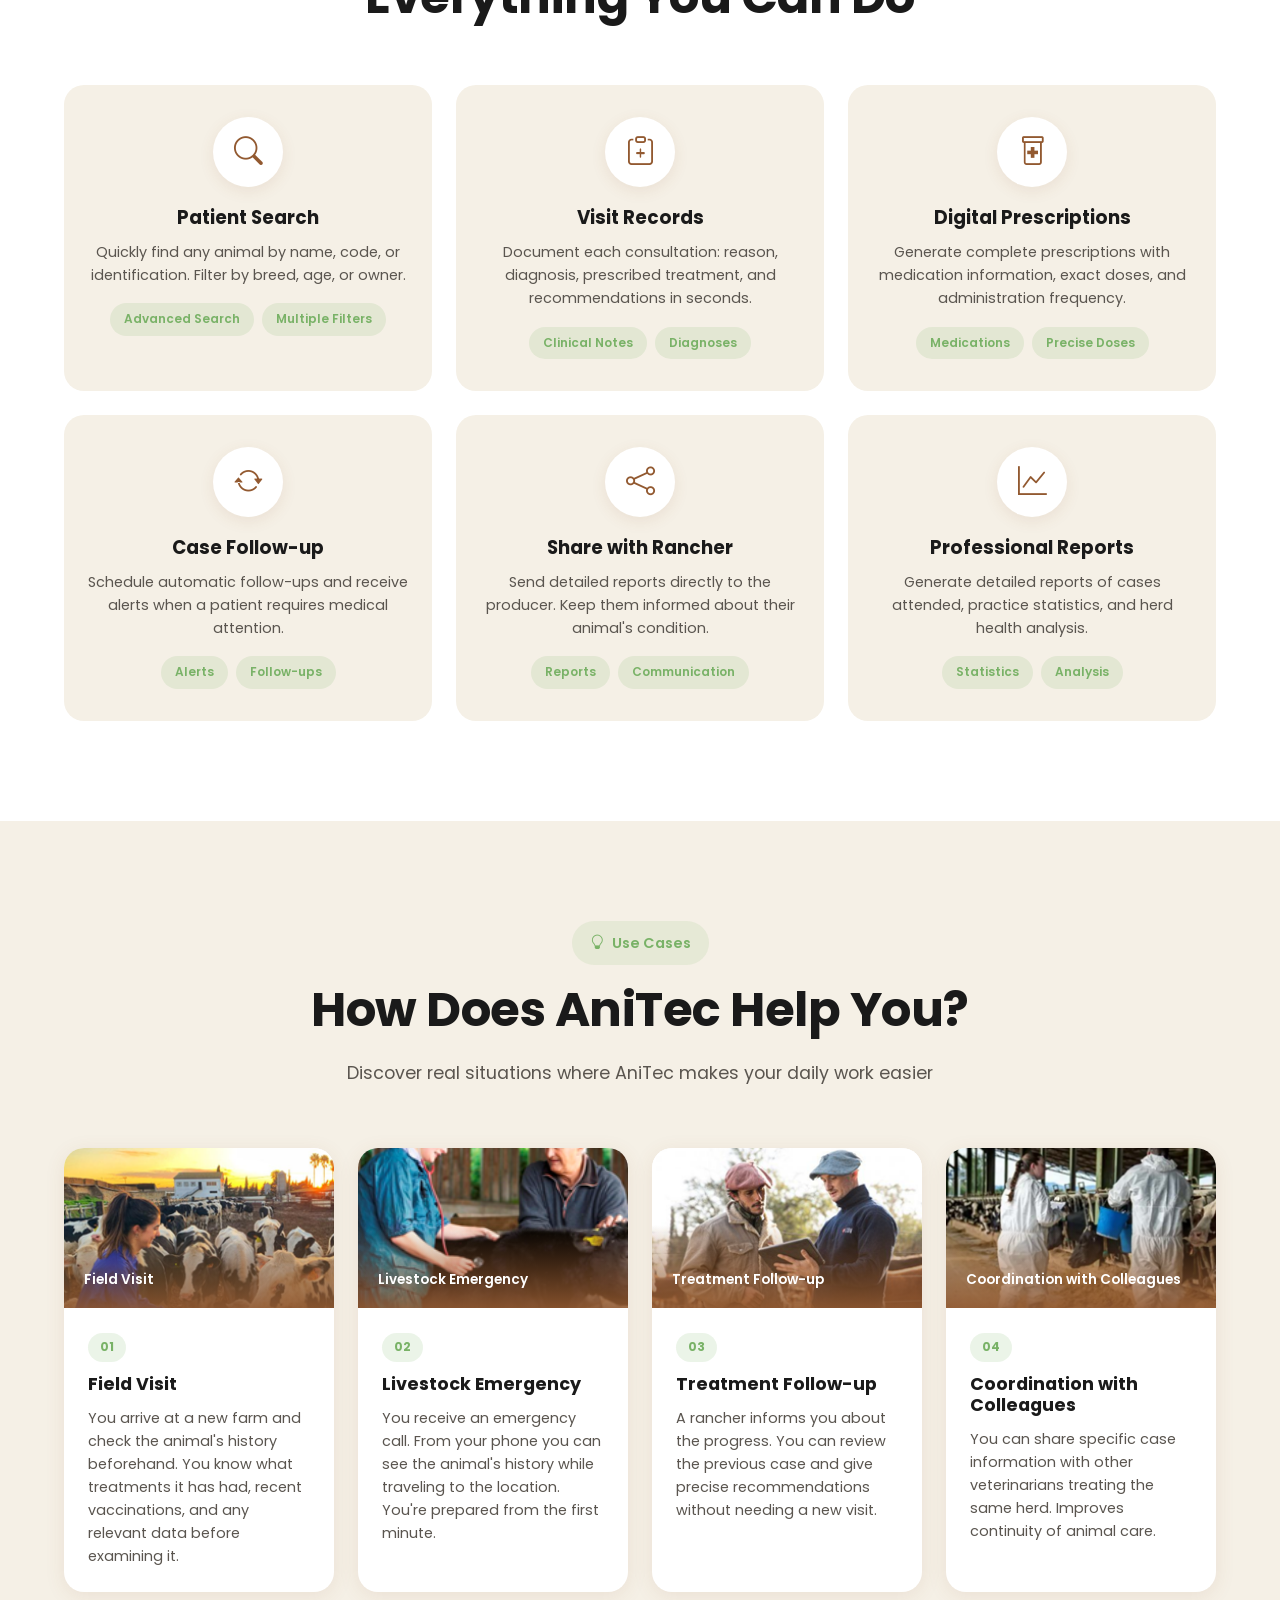
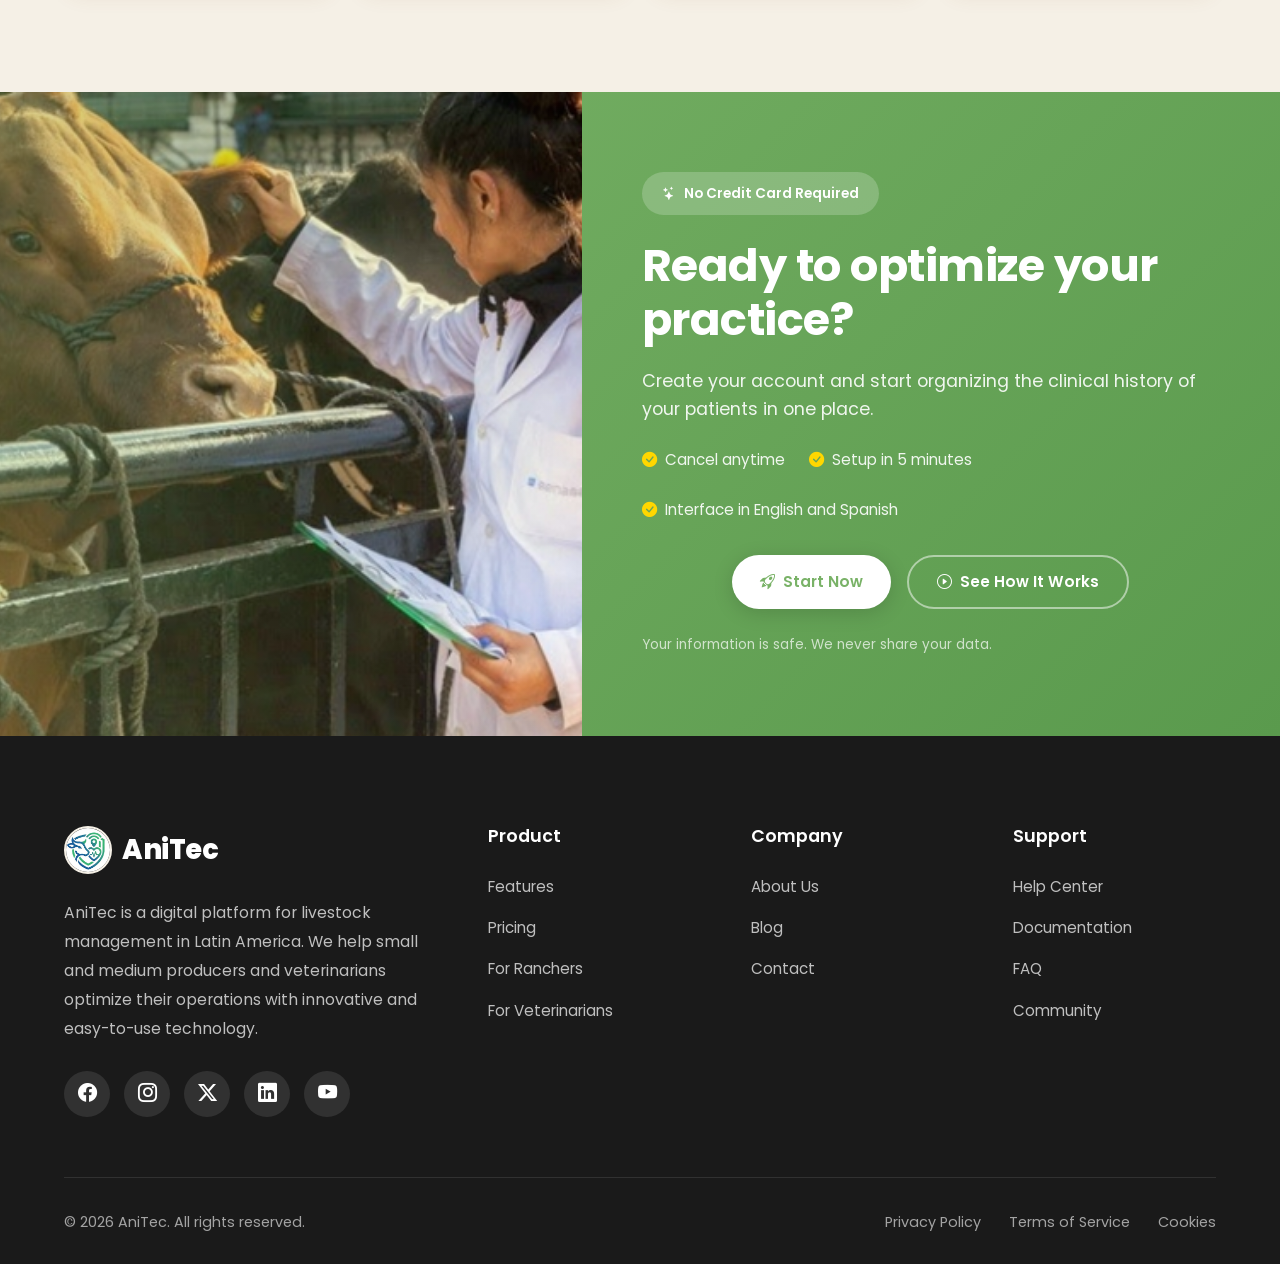
<file: assets/pages/veterinarians.html>
<!doctype html>
<html lang="en" data-page="vets">
  <head>
    <meta charset="UTF-8" />
    <meta name="viewport" content="width=device-width, initial-scale=1.0" />
    <meta name="robots" content="index, follow" />
    <meta name="googlebot" content="index, follow" />
    <link rel="canonical" href="https://anitec.com/assets/pages/veterinarians.html" />
    
    <!-- Open Graph / Facebook -->
    <meta property="og:type" content="website" />
    <meta property="og:url" content="https://anitec.com/assets/pages/veterinarians.html" />
    <meta property="og:title" content="For Veterinarians - AniTec | Professional Livestock Management" />
    <meta property="og:description" content="AniTec for veterinarians: manage clinical history of your patients, coordinate with ranchers and optimize your professional practice with specialized technology." />
    <meta property="og:image" content="https://anitec.com/assets/images/og-image.png" />
    <meta property="og:site_name" content="AniTec" />
    
    <!-- Twitter -->
    <meta property="twitter:card" content="summary_large_image" />
    <meta property="twitter:url" content="https://anitec.com/assets/pages/veterinarians.html" />
    <meta property="twitter:title" content="For Veterinarians - AniTec | Professional Livestock Management" />
    <meta property="twitter:description" content="AniTec for veterinarians: manage clinical history of your patients, coordinate with ranchers and optimize your professional practice." />
    <meta property="twitter:image" content="https://anitec.com/assets/images/og-image.png" />
    
    <!-- Favicons -->
    <link rel="icon" href="../images/logo.ico" type="image/x-icon" />
    <link rel="apple-touch-icon" href="../images/apple-touch-icon.png" />
    
    <!-- Theme Color -->
    <meta name="theme-color" content="#79B267" />
    <meta name="msapplication-TileColor" content="#79B267" />
    <title>For Veterinarians - AniTec</title>
    <meta
      name="description"
      content="AniTec for veterinarians: manage the clinical history of your patients, coordinate with ranchers and optimize your professional practice with specialized technology."
    />
    <meta
      name="keywords"
      content="veterinarians, veterinary management, clinical history, patient control, animal health, AniTec for veterinarians, veterinary software, veterinary clinic management"
    />
    <meta name="author" content="AniTec" />
    <link rel="icon" type="image/x-icon" href="../images/logo.ico" />
    <link rel="stylesheet" href="../styles/styles.css" />
    <link rel="preconnect" href="https://fonts.googleapis.com" />
    <link rel="preconnect" href="https://fonts.gstatic.com" crossorigin />
    <link
      href="https://fonts.googleapis.com/css2?family=Poppins:wght@300;400;500;600;700;800&display=swap"
      rel="stylesheet"
    />
    <link
      rel="stylesheet"
      href="https://cdn.jsdelivr.net/npm/bootstrap-icons@1.11.3/font/bootstrap-icons.min.css"
    />
  </head>
  <body>
    <nav class="navbar">
      <div class="nav-container">
        <a href="../../index.html" class="logo">
          <img src="../images/logo.png" alt="AniTec Logo" />
          <span class="logo-text">AniTec</span>
        </a>
        <ul class="nav-menu">
          <li><a href="../../index.html" data-i18n="nav.home">Home</a></li>
          <li><a href="about.html" data-i18n="nav.about">About Us</a></li>
          <li><a href="ranchers.html" data-i18n="nav.ranchers">Ranchers</a></li>
          <li><a href="veterinarians.html" class="active" data-i18n="nav.veterinarians">Veterinarians</a></li>
          <li><a href="../../index.html#pricing" data-i18n="nav.pricing">Pricing</a></li>
        </ul>
        <div class="nav-actions">
          <div class="lang-switcher">
            <button class="lang-btn" id="lang-en" onclick="setLanguage('en')">EN</button>
            <button class="lang-btn" id="lang-es" onclick="setLanguage('es')">ES</button>
          </div>
          <a href="../../index.html#pricing" class="btn btn-success btn-sm" data-i18n="nav.startFree"
            >Get Started</a
          >
          <button class="mobile-menu-btn">
            <i class="bi bi-list"></i>
          </button>
        </div>
      </div>
    </nav>

    <div class="mobile-menu-overlay"></div>
    <div class="mobile-menu">
      <div class="mobile-menu-header">
        <span
          style="
            font-weight: 700;
            font-size: 1.2rem;
            color: var(--primary-brown);
          "
          data-i18n="nav.menu">Menu</span
        >
        <button class="mobile-menu-close">
          <i class="bi bi-x-lg"></i>
        </button>
      </div>
      <ul class="mobile-menu-links">
        <li><a href="../../index.html" data-i18n="nav.home">Home</a></li>
        <li><a href="about.html" data-i18n="nav.about">About Us</a></li>
        <li><a href="ranchers.html" data-i18n="nav.ranchers">Ranchers</a></li>
        <li><a href="veterinarians.html" data-i18n="nav.veterinarians">Veterinarians</a></li>
        <li><a href="../../index.html#pricing" data-i18n="nav.pricing">Pricing</a></li>
      </ul>
      <div class="mobile-menu-cta">
        <a href="../../index.html#pricing" class="btn btn-success" data-i18n="nav.startFree">Get Started</a>
      </div>
      <div class="mobile-lang-switcher">
        <button class="lang-btn" id="mobile-lang-en" onclick="setLanguage('en')">EN</button>
        <button class="lang-btn" id="mobile-lang-es" onclick="setLanguage('es')">ES</button>
      </div>
    </div>

    <section class="vet-hero">
      <div class="container">
        <div class="vet-hero-content">
          <div class="vet-hero-text">
            <div class="hero-badge">
              <i class="bi bi-award"></i>
              <span data-i18n="vets.heroBadge">Built for veterinary professionals</span>
            </div>
            <h1 class="vet-title">
              <span data-i18n="vets.heroTitle1">Optimize Your Veterinary </span><span class="highlight" data-i18n="vets.heroTitle2">Practice</span>
            </h1>
            <p class="vet-description" data-i18n="vets.heroDesc">
              AniTec is the platform designed for
              <strong>professional veterinarians</strong> who want to
              efficiently manage the clinical history of their patients and
              coordinate with ranchers. Improve your productivity and quality of
              care.
            </p>
            <div class="vet-features">
              <div class="vet-feature">
                <i class="bi bi-check-circle-fill"></i>
                <span data-i18n="vets.feat1">Complete medical history</span>
              </div>
              <div class="vet-feature">
                <i class="bi bi-check-circle-fill"></i>
                <span data-i18n="vets.feat2">Real-time synchronization</span>
              </div>
              <div class="vet-feature">
                <i class="bi bi-check-circle-fill"></i>
                <span data-i18n="vets.feat3">Herd health reports</span>
              </div>
              <div class="vet-feature">
                <i class="bi bi-check-circle-fill"></i>
                <span data-i18n="vets.feat4">Medication inventory management</span>
              </div>
            </div>
            <div class="vet-hero-stats">
              <div class="vet-stat">
                <span class="vet-stat-number">2</span>
                <span class="vet-stat-label" data-i18n="vets.stat1">User<br />profiles</span>
              </div>
              <div class="vet-stat">
                <span class="vet-stat-number">2</span>
                <span class="vet-stat-label" data-i18n="vets.stat2">Interface<br />languages</span>
              </div>
              <div class="vet-stat">
                <span class="vet-stat-number">Web</span>
                <span class="vet-stat-label" data-i18n="vets.stat3">Access from<br />any browser</span>
              </div>
            </div>
            <div class="vet-buttons">
              <a href="#benefits" class="btn btn-success">
                <i class="bi bi-arrow-down"></i>
                <span data-i18n="vets.viewBenefits">View Benefits</span>
              </a>
              <a href="../../index.html#pricing" class="btn btn-secondary">
                <i class="bi bi-rocket-takeoff"></i>
                <span data-i18n="vets.tryFree">View Plans</span>
              </a>
            </div>
          </div>
          <div class="vet-hero-image">
            <div class="hero-image-wrapper">
              <img
                src="../images/veterinarians/veterinarian/veterinarian-1.png"
                alt="Veterinarian using AniTec"
              />
            </div>
          </div>
        </div>
      </div>
    </section>

    <section class="benefits-vet" id="benefits">
      <div class="container">
        <div class="section-header">
          <span class="section-subtitle">
            <i class="bi bi-gift"></i>
            <span data-i18n="vets.benefitsSubtitle">Exclusive Benefits</span>
          </span>
          <h2 class="section-title" data-i18n="vets.benefitsTitle">Why AniTec for Veterinarians?</h2>
          <p class="section-description" data-i18n="vets.benefitsDesc">
            Discover how AniTec can transform your daily professional practice.
          </p>
        </div>
        <div class="benefits-grid">
          <div class="benefit-card">
            <div class="benefit-icon">
              <i class="bi bi-file-earmark-medical"></i>
            </div>
            <h3 data-i18n="vets.benef1Title">Medical History</h3>
            <p data-i18n="vets.benef1Desc">
              Access the complete history of each animal: vaccines, treatments,
              diagnoses, and progress. All in one click.
            </p>
          </div>
          <div class="benefit-card">
            <div class="benefit-icon">
              <i class="bi bi-calendar-check"></i>
            </div>
            <h3 data-i18n="vets.benef2Title">Veterinary Schedule</h3>
            <p data-i18n="vets.benef2Desc">
              Manage your visits and appointments. Receive reminders for pending
              cases and scheduled follow-ups.
            </p>
          </div>
          <div class="benefit-card">
            <div class="benefit-icon">
              <i class="bi bi-chat-dots"></i>
            </div>
            <h3 data-i18n="vets.benef3Title">Communication with Rancher</h3>
            <p data-i18n="vets.benef3Desc">
              Share information directly with producers. Coordinate treatments
              and follow up without intermediaries.
            </p>
          </div>
          <div class="benefit-card">
            <div class="benefit-icon">
              <i class="bi bi-graph-up"></i>
            </div>
            <h3 data-i18n="vets.benef4Title">Health Statistics</h3>
            <p data-i18n="vets.benef4Desc">
              Analyze disease patterns and most common treatments. Improve your
              diagnosis with real data.
            </p>
          </div>
          <div class="benefit-card">
            <div class="benefit-icon">
              <i class="bi bi-phone"></i>
            </div>
            <h3 data-i18n="vets.benef5Title">Mobile Access</h3>
            <p data-i18n="vets.benef5Desc">
              Access information from anywhere. Ideal for field visits and
              emergencies.
            </p>
          </div>
          <div class="benefit-card">
            <div class="benefit-icon">
              <i class="bi bi-database"></i>
            </div>
            <h3 data-i18n="vets.benef6Title">Database</h3>
            <p data-i18n="vets.benef6Desc">
              Build your own client and patient database. Improve your
              relationship with producers.
            </p>
          </div>
        </div>
      </div>
    </section>

    <section class="testimonials-vet">
      <div class="container">
        <div class="section-header">
          <span class="section-subtitle-light">
            <i class="bi bi-chat-quote"></i>
            <span data-i18n="vets.testimonialSubtitle">Illustrative Cases</span>
          </span>
          <h2 class="section-title-light" data-i18n="vets.testimonialTitle">How AniTec Can Help Veterinarians</h2>
          <p class="section-description-light" data-i18n="vets.testimonialDesc">
            Fictional scenarios that show how the platform is used. They are not testimonials from real users.
          </p>
        </div>
        <div class="testimonials-slider-container">
          <div class="testimonials-slider-track" id="testimonialsSliderVet">
                <div class="testimonial-card">
                  <i class="bi bi-quote"></i>
                  <p data-i18n="testimonials.tv1">"AniTec has revolutionized the way I work. Now I have the
                    history of each animal before arriving at the farm. My diagnoses
                    are more precise and my treatments more effective."</p>
                  <div class="testimonial-author">
                    <div class="illustrative-avatar" aria-hidden="true"><i class="bi bi-person-circle"></i></div>
                    <div class="testimonial-info">
                      <h4 data-i18n="testimonials.tv1Name">Dr. Carlos Mendoza</h4>
                      <p data-i18n="testimonials.tv1Title">Veterinary Doctor, Peru</p>
                    </div>
                  </div>
                </div>
                <div class="testimonial-card">
                  <i class="bi bi-quote"></i>
                  <p data-i18n="testimonials.tv2">"The function of sharing information with ranchers is
                    incredible. I can register a treatment and the rancher sees it
                    immediately. Follow-up is much easier."</p>
                  <div class="testimonial-author">
                    <div class="illustrative-avatar" aria-hidden="true"><i class="bi bi-person-circle"></i></div>
                    <div class="testimonial-info">
                      <h4 data-i18n="testimonials.tv2Name">Dra. Ana López</h4>
                      <p data-i18n="testimonials.tv2Title">Livestock Veterinarian, Mexico</p>
                    </div>
                  </div>
                </div>
                <div class="testimonial-card">
                  <i class="bi bi-quote"></i>
                  <p data-i18n="testimonials.tv3">"Before I spent a lot of time looking for information on
                    paper. Now everything is digitized. I can treat more animals
                    in less time and with better quality."</p>
                  <div class="testimonial-author">
                    <div class="illustrative-avatar" aria-hidden="true"><i class="bi bi-person-circle"></i></div>
                    <div class="testimonial-info">
                      <h4 data-i18n="testimonials.tv3Name">Dr. Pedro Ramírez</h4>
                      <p data-i18n="testimonials.tv3Title">Veterinarian, Colombia</p>
                    </div>
                  </div>
                </div>
                <div class="testimonial-card">
                  <i class="bi bi-quote"></i>
                  <p data-i18n="testimonials.tv4">"The mobile app works perfectly even without internet in the
                    field. I can register visits and sync later. It's exactly
                    what I needed."</p>
                  <div class="testimonial-author">
                    <div class="illustrative-avatar" aria-hidden="true"><i class="bi bi-person-circle"></i></div>
                    <div class="testimonial-info">
                      <h4 data-i18n="testimonials.tv4Name">Dr. Roberto Sánchez</h4>
                      <p data-i18n="testimonials.tv4Title">Rural Veterinarian, Ecuador</p>
                    </div>
                  </div>
                </div>
                <div class="testimonial-card">
                  <i class="bi bi-quote"></i>
                  <p data-i18n="testimonials.tv5">"The herd health reports help me identify problems before
                    they become outbreaks. Prevention is better than cure, and
                    AniTec helps me do it."</p>
                  <div class="testimonial-author">
                    <div class="illustrative-avatar" aria-hidden="true"><i class="bi bi-person-circle"></i></div>
                    <div class="testimonial-info">
                      <h4 data-i18n="testimonials.tv5Name">Dra. María González</h4>
                      <p data-i18n="testimonials.tv5Title">Bovine Specialist, Chile</p>
                    </div>
                  </div>
                </div>
              </div>
            </div>
          </div>
        </div>
      </div>
    </section>

    <section class="functions-vet">
      <div class="container">
        <div class="section-header">
          <span class="section-subtitle">
            <i class="bi bi-tools"></i>
            <span data-i18n="vets.funcSubtitle">Key Features</span>
          </span>
          <h2 class="section-title" data-i18n="vets.funcTitle">Everything You Can Do</h2>
        </div>
        <div class="functions-grid">
          <div class="function-card">
            <div class="function-icon">
              <i class="bi bi-search"></i>
            </div>
            <h3 data-i18n="vets.func1Title">Patient Search</h3>
            <p data-i18n="vets.func1Desc">
              Quickly find any animal by name, code, or identification. Filter
              by breed, age, or owner.
            </p>
            <div class="function-tags">
              <span data-i18n="vets.tag1">Advanced Search</span>
              <span data-i18n="vets.tag2">Multiple Filters</span>
            </div>
          </div>
          <div class="function-card">
            <div class="function-icon">
              <i class="bi bi-clipboard-plus"></i>
            </div>
            <h3 data-i18n="vets.func2Title">Visit Records</h3>
            <p data-i18n="vets.func2Desc">
              Document each consultation: reason, diagnosis, prescribed
              treatment, and recommendations in seconds.
            </p>
            <div class="function-tags">
              <span data-i18n="vets.tag3">Clinical Notes</span>
              <span data-i18n="vets.tag4">Diagnoses</span>
            </div>
          </div>
          <div class="function-card">
            <div class="function-icon">
              <i class="bi bi-prescription2"></i>
            </div>
            <h3 data-i18n="vets.func3Title">Digital Prescriptions</h3>
            <p data-i18n="vets.func3Desc">
              Generate complete prescriptions with medication information, exact
              doses, and administration frequency.
            </p>
            <div class="function-tags">
              <span data-i18n="vets.tag5">Medications</span>
              <span data-i18n="vets.tag6">Precise Doses</span>
            </div>
          </div>
          <div class="function-card">
            <div class="function-icon">
              <i class="bi bi-arrow-repeat"></i>
            </div>
            <h3 data-i18n="vets.func4Title">Case Follow-up</h3>
            <p data-i18n="vets.func4Desc">
              Schedule automatic follow-ups and receive alerts when a patient
              requires medical attention.
            </p>
            <div class="function-tags">
              <span data-i18n="vets.tag7">Alerts</span>
              <span data-i18n="vets.tag8">Follow-ups</span>
            </div>
          </div>
          <div class="function-card">
            <div class="function-icon">
              <i class="bi bi-share"></i>
            </div>
            <h3 data-i18n="vets.func5Title">Share with Rancher</h3>
            <p data-i18n="vets.func5Desc">
              Send detailed reports directly to the producer. Keep them informed
              about their animal's condition.
            </p>
            <div class="function-tags">
              <span data-i18n="vets.tag9">Reports</span>
              <span data-i18n="vets.tag10">Communication</span>
            </div>
          </div>
          <div class="function-card">
            <div class="function-icon">
              <i class="bi bi-graph-up"></i>
            </div>
            <h3 data-i18n="vets.func6Title">Professional Reports</h3>
            <p data-i18n="vets.func6Desc">
              Generate detailed reports of cases attended, practice statistics,
              and herd health analysis.
            </p>
            <div class="function-tags">
              <span data-i18n="vets.tag11">Statistics</span>
              <span data-i18n="vets.tag12">Analysis</span>
            </div>
          </div>
        </div>
      </div>
    </section>

    <section class="use-cases">
      <div class="container">
        <div class="section-header">
          <span class="section-subtitle">
            <i class="bi bi-lightbulb"></i>
            <span data-i18n="vets.caseSubtitle">Use Cases</span>
          </span>
          <h2 class="section-title" data-i18n="vets.caseTitle">How Does AniTec Help You?</h2>
          <p class="section-description" data-i18n="vets.caseDesc">
            Discover real situations where AniTec makes your daily work easier
          </p>
        </div>
        <div class="cases-grid">
          <div class="case-card">
            <div class="case-image">
              <img
                src="../images/veterinarians/usage/usage-1.png"
                alt="Field Visit"
              />
              <div class="case-overlay">
                <span data-i18n="vets.case1Title">Field Visit</span>
              </div>
            </div>
            <div class="case-content">
              <span class="case-number">01</span>
              <h3 data-i18n="vets.case1Title">Field Visit</h3>
              <p data-i18n="vets.case1Desc">
                You arrive at a new farm and check the animal's history
                beforehand. You know what treatments it has had, recent
                vaccinations, and any relevant data before examining it.
              </p>
            </div>
          </div>
          <div class="case-card">
            <div class="case-image">
              <img
                src="../images/veterinarians/usage/usage-2.png"
                alt="Livestock Emergency"
              />
              <div class="case-overlay">
                <span data-i18n="vets.case2Title">Emergency</span>
              </div>
            </div>
            <div class="case-content">
              <span class="case-number">02</span>
              <h3 data-i18n="vets.case2Title">Livestock Emergency</h3>
              <p data-i18n="vets.case2Desc">
                You receive an emergency call. From your phone you can see the
                animal's history while traveling to the location. You're
                prepared from the first minute.
              </p>
            </div>
          </div>
          <div class="case-card">
            <div class="case-image">
              <img
                src="../images/veterinarians/usage/usage-3.png"
                alt="Treatment Follow-up"
              />
              <div class="case-overlay">
                <span data-i18n="vets.case3Title">Follow-up</span>
              </div>
            </div>
            <div class="case-content">
              <span class="case-number">03</span>
              <h3 data-i18n="vets.case3Title">Treatment Follow-up</h3>
              <p data-i18n="vets.case3Desc">
                A rancher informs you about the progress. You can review the
                previous case and give precise recommendations without needing a
                new visit.
              </p>
            </div>
          </div>
          <div class="case-card">
            <div class="case-image">
              <img
                src="../images/veterinarians/usage/usage-4.png"
                alt="Coordination with Colleagues"
              />
              <div class="case-overlay">
                <span data-i18n="vets.case4Title">Coordination</span>
              </div>
            </div>
            <div class="case-content">
              <span class="case-number">04</span>
              <h3 data-i18n="vets.case4Title">Coordination with Colleagues</h3>
              <p data-i18n="vets.case4Desc">
                You can share specific case information with other veterinarians
                treating the same herd. Improves continuity of animal care.
              </p>
            </div>
          </div>
        </div>
      </div>
    </section>

    <section class="cta">
      <div class="cta-wrapper">
        <div class="cta-image">
          <img
            src="../images/veterinarians/veterinarian/veterinarian-2.png"
            alt="Successful Veterinarian with AniTec"
          />
          <div class="cta-image-overlay"></div>
        </div>
        <div class="cta-content">
          <div class="cta-badge">
            <i class="bi bi-stars"></i>
            <span data-i18n="vets.ctaBadge">No Credit Card Required</span>
          </div>
          <h2 class="cta-title" data-i18n="vets.ctaTitle">Ready to optimize your practice?</h2>
          <p class="cta-description" data-i18n="vets.ctaDesc">
            Create your account and start organizing the clinical history of your patients in one place.
          </p>
          <div class="cta-features">
            <div class="cta-feature">
              <i class="bi bi-check-circle-fill"></i>
              <span data-i18n="vets.ctaFeat1">No payment commitment</span>
            </div>
            <div class="cta-feature">
              <i class="bi bi-check-circle-fill"></i>
              <span data-i18n="vets.ctaFeat2">Setup in 5 minutes</span>
            </div>
            <div class="cta-feature">
              <i class="bi bi-check-circle-fill"></i>
              <span data-i18n="vets.ctaFeat3">Interface in English and Spanish</span>
            </div>
          </div>
          <div class="cta-buttons">
            <a href="../../index.html#pricing" class="btn btn-primary">
              <i class="bi bi-rocket-takeoff"></i>
              <span data-i18n="vets.startFree">Start Now</span>
            </a>
            <a href="about.html" class="btn btn-outline-light">
              <i class="bi bi-play-circle"></i>
              <span data-i18n="vets.seeHow">See How It Works</span>
            </a>
          </div>
          <p class="cta-note" data-i18n="vets.ctaNote">
            <i class="bi bi-shield-check"></i>
            Your information is safe. We never share your data.
          </p>
        </div>
      </div>
    </section>

    <footer id="contact">
      <div class="container">
        <div class="footer-grid">
          <div class="footer-about">
            <a href="../../index.html" class="logo">
              <img src="../images/logo.png" alt="AniTec Logo" />
              <span class="logo-text">AniTec</span>
            </a>
            <p class="footer-description" data-i18n="footer.desc">
              AniTec is a digital platform for
              livestock management. We help veterinarians optimize their
              professional practice.
            </p>
            <div class="footer-social">
              <a href="#"><i class="bi bi-facebook"></i></a>
              <a href="#"><i class="bi bi-instagram"></i></a>
              <a href="#"><i class="bi bi-twitter-x"></i></a>
              <a href="#"><i class="bi bi-linkedin"></i></a>
              <a href="#"><i class="bi bi-youtube"></i></a>
            </div>
          </div>
          <div class="footer-column">
            <h4 class="footer-title" data-i18n="footer.product">Product</h4>
            <ul class="footer-links">
              <li><a href="../../index.html#features" data-i18n="footer.features">Features</a></li>
              <li><a href="../../index.html#pricing" data-i18n="footer.pricing">Pricing</a></li>
              <li><a href="ranchers.html" data-i18n="footer.forRanchers">For Ranchers</a></li>
              <li><a href="veterinarians.html" data-i18n="footer.forVets">For Veterinarians</a></li>
            </ul>
          </div>
          <div class="footer-column">
            <h4 class="footer-title" data-i18n="footer.company">Company</h4>
            <ul class="footer-links">
              <li><a href="about.html" data-i18n="footer.about">About Us</a></li>
              <li><a href="#" data-i18n="footer.blog">Blog</a></li>
              <li><a href="#contact" data-i18n="footer.contact">Contact</a></li>
            </ul>
          </div>
          <div class="footer-column">
            <h4 class="footer-title" data-i18n="footer.support">Support</h4>
            <ul class="footer-links">
              <li><a href="#" data-i18n="footer.helpCenter">Help Center</a></li>
              <li><a href="#" data-i18n="footer.documentation">Documentation</a></li>
              <li><a href="#" data-i18n="footer.faq">FAQ</a></li>
              <li><a href="#" data-i18n="footer.community">Community</a></li>
            </ul>
          </div>
        </div>
        <div class="footer-bottom">
          <p class="footer-copyright" data-i18n="footer.copyright">© 2026 AniTec. All rights reserved.</p>
          <div class="footer-legal">
            <a href="#" data-i18n="footer.privacy">Privacy Policy</a>
            <a href="#" data-i18n="footer.terms">Terms of Service</a>
            <a href="#" data-i18n="footer.cookies">Cookies</a>
          </div>
        </div>
      </div>
    </footer>

    <script src="../scripts/i18n.js"></script>
    <script src="../scripts/script.js"></script>
  </body>
</html>
</file>
<file: assets/styles/styles.css>
:root {
  --primary-brown: #925930;
  --primary-green: #79b267;
  --primary-cream: #f5f0e6;
  --secondary-brown: #a3794f;
  --secondary-green: #a3c4a8;
  --secondary-cream: #d1bfa5;
  --text-dark: #1a1a1a;
  --text-light: #5a554f;
  --white: #ffffff;
  --shadow-light: rgba(146, 89, 48, 0.1);
  --shadow-medium: rgba(146, 89, 48, 0.2);
  --gradient-green: linear-gradient(135deg, #79b267 0%, #5a9a4d 100%);
  --gradient-brown: linear-gradient(135deg, #925930 0%, #7a4a28 100%);
}

* {
  margin: 0;
  padding: 0;
  box-sizing: border-box;
}

html {
  scroll-behavior: smooth;
}

body {
  font-family: "Poppins", sans-serif;
  background-color: var(--primary-cream);
  color: var(--text-dark);
  line-height: 1.7;
  overflow-x: hidden;
}

body.menu-open {
  overflow: hidden;
}

h1,
h2,
h3,
h4,
h5,
h6 {
  font-family: "Poppins", sans-serif;
  font-weight: 700;
  line-height: 1.2;
}

.container {
  max-width: 1200px;
  margin: 0 auto;
  padding: 0 24px;
}

.btn {
  padding: 12px 28px;
  border-radius: 50px;
  font-weight: 600;
  font-size: 0.95rem;
  cursor: pointer;
  transition: all 0.3s cubic-bezier(0.4, 0, 0.2, 1);
  text-decoration: none;
  display: inline-flex;
  align-items: center;
  gap: 8px;
  border: none;
  font-family: "Poppins", sans-serif;
}

.btn-primary {
  background: var(--gradient-brown);
  color: var(--white);
  box-shadow: 0 4px 15px rgba(146, 89, 48, 0.3);
}

.btn-primary:hover {
  transform: translateY(-2px);
  box-shadow: 0 8px 25px rgba(146, 89, 48, 0.4);
}

.btn-secondary {
  background: transparent;
  color: var(--primary-brown);
  border: 2px solid var(--primary-brown);
}

.btn-secondary:hover {
  background: var(--primary-brown);
  color: var(--white);
}

.btn-success {
  background: var(--gradient-green);
  color: var(--white);
  box-shadow: 0 4px 15px rgba(121, 178, 103, 0.3);
}

.btn-success:hover {
  transform: translateY(-2px);
  box-shadow: 0 8px 25px rgba(121, 178, 103, 0.4);
}

.mobile-menu-btn {
  display: none;
  background: none;
  border: none;
  font-size: 1.6rem;
  color: var(--primary-brown);
  cursor: pointer;
  padding: 8px;
  line-height: 1;
}

/* Navigation */
.navbar {
  position: fixed;
  top: 0;
  left: 0;
  right: 0;
  background: rgba(255, 255, 255, 0.95);
  backdrop-filter: blur(20px);
  z-index: 1000;
  transition: all 0.3s ease;
  box-shadow: 0 1px 0 rgba(0, 0, 0, 0.05);
}

.navbar.scrolled {
  box-shadow: 0 4px 30px var(--shadow-light);
}

.nav-container {
  display: flex;
  justify-content: space-between;
  align-items: center;
  padding: 16px 24px;
  max-width: 1200px;
  margin: 0 auto;
}

.logo {
  display: flex;
  align-items: center;
  gap: 10px;
  text-decoration: none;
}

.logo img {
  height: 48px;
  width: 48px;
  border-radius: 50%;
  object-fit: cover;
  border: 2px solid var(--primary-cream);
}

.logo-text {
  font-family: "Poppins", sans-serif;
  font-size: 1.7rem;
  font-weight: 800;
  color: var(--primary-brown);
  letter-spacing: -0.5px;
}

.nav-menu {
  display: flex;
  align-items: center;
  gap: 32px;
  list-style: none;
}

.nav-menu a {
  text-decoration: none;
  color: var(--text-dark);
  font-weight: 500;
  font-size: 0.95rem;
  transition: all 0.3s ease;
  position: relative;
}

.nav-menu a::after {
  content: "";
  position: absolute;
  bottom: -6px;
  left: 0;
  width: 0;
  height: 2px;
  background: var(--primary-green);
  transition: width 0.3s ease;
  border-radius: 2px;
}

.nav-menu a:hover {
  color: var(--primary-brown);
}

.nav-menu a:hover::after {
  width: 100%;
}

.nav-actions {
  display: flex;
  gap: 12px;
  align-items: center;
}

.btn-sm {
  padding: 8px 20px;
  font-size: 0.85rem;
}

/* Mobile Menu */
.mobile-menu-overlay,
.mobile-menu {
  display: none;
}

/* Hero Section */
.hero {
  min-height: 100vh;
  padding: 140px 0 100px;
  background: var(--white);
  position: relative;
  overflow: hidden;
}

.hero::before {
  content: "";
  position: absolute;
  top: 0;
  right: 0;
  width: 55%;
  height: 100%;
  background: url("../images/home/hero-section.png") no-repeat center center;
  background-size: cover;
  opacity: 0.15;
  clip-path: polygon(25% 0, 100% 0, 100% 100%, 0% 100%);
}

.hero-content {
  display: grid;
  grid-template-columns: 1fr 1fr;
  gap: 80px;
  align-items: center;
  position: relative;
  z-index: 1;
}

.hero-text {
  max-width: 580px;
}

.hero-badge {
  display: inline-flex;
  align-items: center;
  gap: 8px;
  background: rgba(121, 178, 103, 0.12);
  padding: 10px 18px;
  border-radius: 50px;
  font-size: 0.9rem;
  color: var(--primary-green);
  font-weight: 600;
  margin-bottom: 24px;
  border: 1px solid rgba(121, 178, 103, 0.2);
}

.hero-title {
  font-size: 3.8rem;
  line-height: 1.1;
  color: var(--text-dark);
  margin-bottom: 24px;
  letter-spacing: -1px;
}

.hero-title span {
  background: var(--gradient-green);
  -webkit-background-clip: text;
  -webkit-text-fill-color: transparent;
  background-clip: text;
}

.hero-description {
  font-size: 1.15rem;
  color: var(--text-light);
  margin-bottom: 36px;
  line-height: 1.8;
}

.hero-buttons {
  display: flex;
  gap: 16px;
  flex-wrap: wrap;
}

.hero-image {
  width: 100%;
  max-width: 560px;
  border-radius: 24px;
  box-shadow: 0 30px 70px rgba(0, 0, 0, 0.15);
}

.hero-floating-card {
  position: absolute;
  background: var(--white);
  padding: 20px 24px;
  border-radius: 16px;
  box-shadow: 0 10px 40px rgba(0, 0, 0, 0.12);
  display: flex;
  align-items: center;
  gap: 14px;
  animation: float 4s ease-in-out infinite;
}

.hero-floating-card-1 {
  top: 10%;
  right: -10px;
  animation-delay: 0s;
}

.hero-floating-card-2 {
  bottom: 15%;
  left: -20px;
  animation-delay: 1s;
}

@keyframes float {
  0%,
  100% {
    transform: translateY(0);
  }
  50% {
    transform: translateY(-10px);
  }
}

.floating-icon {
  width: 52px;
  height: 52px;
  border-radius: 14px;
  display: flex;
  align-items: center;
  justify-content: center;
  font-size: 1.5rem;
}

.floating-icon.green {
  background: rgba(121, 178, 103, 0.15);
  color: var(--primary-green);
}

.floating-icon.brown {
  background: rgba(146, 89, 48, 0.15);
  color: var(--primary-brown);
}

.floating-text h4 {
  font-size: 1rem;
  color: var(--text-dark);
  margin-bottom: 2px;
}

.floating-text p {
  font-size: 0.85rem;
  color: var(--text-light);
}

.hero-stats {
  display: flex;
  gap: 50px;
  margin-top: 50px;
  padding-top: 40px;
  border-top: 1px solid rgba(0, 0, 0, 0.08);
}

.stat-item {
  text-align: left;
}

.stat-number {
  font-size: 2.8rem;
  font-weight: 800;
  color: var(--primary-brown);
  line-height: 1;
}

.stat-label {
  font-size: 0.95rem;
  color: var(--text-light);
  margin-top: 4px;
}

/* Ganadero Hero Section */
.rancher-hero,
.vet-hero {
  min-height: 95vh;
  padding: 140px 0 80px;
  background: var(--white);
  position: relative;
  display: flex;
  align-items: center;
}

.rancher-hero::before {
  content: "";
  position: absolute;
  top: 0;
  left: 0;
  width: 100%;
  height: 100%;
  background:
    radial-gradient(
      circle at 100% 0%,
      rgba(121, 178, 103, 0.08) 0%,
      transparent 50%
    ),
    radial-gradient(
      circle at 0% 100%,
      rgba(146, 89, 48, 0.05) 0%,
      transparent 50%
    );
  pointer-events: none;
}

.rancher-hero-content,
.vet-hero-content {
  display: grid;
  grid-template-columns: 1.1fr 1fr;
  gap: 80px;
  align-items: center;
  position: relative;
  z-index: 1;
}

.rancher-title,
.vet-title {
  font-size: 3.5rem;
  color: var(--text-dark);
  margin-bottom: 24px;
  line-height: 1.2;
}

.rancher-title .highlight,
.vet-title .highlight {
  background: var(--gradient-green);
  -webkit-background-clip: text;
  background-clip: text;
  -webkit-text-fill-color: transparent;
}

.rancher-description,
.vet-description {
  font-size: 1.15rem;
  color: var(--text-light);
  margin-bottom: 20px;
  line-height: 1.8;
}

.rancher-features {
  display: grid;
  grid-template-columns: 1fr 1fr;
  gap: 16px;
  margin: 30px 0;
}

.rancher-feature {
  display: flex;
  align-items: center;
  gap: 12px;
  font-size: 0.95rem;
  color: var(--text-dark);
}

.rancher-feature i {
  color: var(--primary-green);
  font-size: 1.1rem;
}

.vet-features {
  display: grid;
  grid-template-columns: 1fr 1fr;
  gap: 16px;
  margin: 30px 0;
}

.vet-feature {
  display: flex;
  align-items: center;
  gap: 12px;
  font-size: 0.95rem;
  color: var(--text-dark);
}

.vet-feature i {
  color: var(--primary-green);
  font-size: 1.1rem;
}

.rancher-hero-stats,
.vet-hero-stats {
  display: flex;
  gap: 40px;
  margin: 30px 0;
  padding: 24px 0;
  border-top: 1px solid var(--secondary-cream);
  border-bottom: 1px solid var(--secondary-cream);
}

.rancher-stat,
.vet-stat {
  text-align: left;
}

.rancher-stat-number,
.vet-stat-number {
  display: block;
  font-size: 2rem;
  font-weight: 800;
  color: var(--primary-brown);
  line-height: 1;
  margin-bottom: 4px;
}

.rancher-stat-label,
.vet-stat-label {
  font-size: 0.8rem;
  color: var(--text-light);
  line-height: 1.3;
}

.rancher-buttons,
.vet-buttons {
  display: flex;
  gap: 16px;
  margin-top: 32px;
}

.rancher-hero-image,
.vet-hero-image {
  text-align: center;
  position: relative;
}

.hero-image-wrapper {
  position: relative;
}

.hero-image-wrapper img {
  width: 100%;
  max-width: 480px;
  border-radius: 30px;
  box-shadow: 0 30px 70px rgba(0, 0, 0, 0.15);
}

.hero-image-badge {
  position: absolute;
  bottom: 30px;
  left: -20px;
  background: var(--white);
  padding: 16px 24px;
  border-radius: 16px;
  display: flex;
  align-items: center;
  gap: 10px;
  box-shadow: 0 10px 30px var(--shadow-light);
  font-weight: 600;
  color: var(--text-dark);
}

.hero-image-badge i {
  color: #f59e0b;
  font-size: 1.1rem;
}

/* Segmentos Section */
.segments {
  padding: 100px 0;
  background: var(--primary-cream);
}

.segments-grid {
  display: grid;
  grid-template-columns: repeat(2, 1fr);
  gap: 32px;
}

.segment-card {
  background: var(--white);
  padding: 44px 36px;
  border-radius: 24px;
  text-align: center;
  transition: all 0.4s ease;
  box-shadow: 0 8px 30px var(--shadow-light);
}

.segment-card:hover {
  transform: translateY(-8px);
  box-shadow: 0 20px 50px var(--shadow-medium);
}

.segment-image {
  width: 100%;
  max-width: 200px;
  height: 200px;
  margin: 0 auto 24px;
  border-radius: 50%;
  overflow: hidden;
  border: 4px solid var(--primary-cream);
  box-shadow: 0 8px 30px var(--shadow-light);
  background: var(--primary-cream);
  display: flex;
  align-items: center;
  justify-content: center;
}

.segment-image img {
  width: 100%;
  height: 100%;
  object-fit: cover;
}

.segment-title {
  font-size: 1.6rem;
  color: var(--text-dark);
  margin-bottom: 16px;
}

.segment-description {
  color: var(--text-light);
  line-height: 1.7;
  margin-bottom: 24px;
}

/* Metrics Section */
.metrics {
  padding: 100px 0;
  background: var(--gradient-brown);
}

.metrics .section-subtitle {
  background: rgba(255, 255, 255, 0.15);
  color: var(--white);
}

.metrics .section-title,
.metrics .section-description {
  color: var(--white);
}

.metrics-grid {
  display: grid;
  grid-template-columns: repeat(4, 1fr);
  gap: 28px;
}

.metric-card {
  text-align: center;
  padding: 40px 24px 32px;
  background: rgba(255, 255, 255, 0.1);
  border-radius: 20px;
  border: 1px solid rgba(255, 255, 255, 0.15);
  transition: all 0.3s ease;
  position: relative;
  overflow: hidden;
}

.metric-card::before {
  content: "";
  position: absolute;
  top: 0;
  left: 0;
  right: 0;
  height: 4px;
  background: var(--primary-green);
  transform: scaleX(0);
  transform-origin: left;
  transition: transform 0.3s ease;
}

.metric-card:hover {
  background: rgba(255, 255, 255, 0.15);
  transform: translateY(-5px);
}

.metric-card:hover::before {
  transform: scaleX(1);
}

.metric-icon {
  width: 60px;
  height: 60px;
  background: rgba(255, 255, 255, 0.15);
  border-radius: 50%;
  display: flex;
  align-items: center;
  justify-content: center;
  margin: 0 auto 20px;
  font-size: 1.5rem;
  color: var(--white);
}

.metric-number {
  font-size: 3.2rem;
  font-weight: 800;
  color: var(--white);
  margin-bottom: 8px;
  line-height: 1;
}

.metric-label {
  font-size: 1rem;
  font-weight: 600;
  color: var(--white);
  margin-bottom: 12px;
}

.metric-description {
  font-size: 0.85rem;
  color: rgba(255, 255, 255, 0.75);
  line-height: 1.6;
}

.metrics-footer {
  display: flex;
  justify-content: center;
  gap: 40px;
  margin-top: 50px;
  padding-top: 40px;
  border-top: 1px solid rgba(255, 255, 255, 0.15);
}

.metrics-stat {
  text-align: center;
}

.metrics-stat-number {
  display: block;
  font-size: 2.5rem;
  font-weight: 800;
  color: var(--white);
  line-height: 1;
  margin-bottom: 8px;
}

.metrics-stat-label {
  font-size: 0.9rem;
  color: rgba(255, 255, 255, 0.75);
  line-height: 1.4;
}

/* Features Section */
.features {
  padding: 120px 0;
  background: var(--white);
}

.section-header {
  text-align: center;
  max-width: 700px;
  margin: 0 auto 60px;
}

.section-subtitle {
  display: inline-flex;
  align-items: center;
  gap: 8px;
  background: rgba(121, 178, 103, 0.12);
  color: var(--primary-green);
  padding: 10px 18px;
  border-radius: 50px;
  font-weight: 600;
  font-size: 0.9rem;
  margin-bottom: 16px;
}

.section-title {
  font-size: 3rem;
  color: var(--text-dark);
  margin-bottom: 20px;
  letter-spacing: -0.5px;
}

.section-description {
  font-size: 1.1rem;
  color: var(--text-light);
}

.section-subtitle-light {
  display: inline-flex;
  align-items: center;
  gap: 8px;
  background: rgba(255, 255, 255, 0.15);
  color: #fff;
  padding: 10px 18px;
  border-radius: 50px;
  font-weight: 600;
  font-size: 0.9rem;
  margin-bottom: 16px;
}

.section-title-light {
  font-size: 3rem;
  color: #fff;
  margin-bottom: 20px;
  letter-spacing: -0.5px;
}

.section-description-light {
  font-size: 1.1rem;
  color: rgba(255, 255, 255, 0.8);
}

.features-grid {
  display: grid;
  grid-template-columns: repeat(3, 1fr);
  gap: 28px;
}

.feature-card {
  background: var(--primary-cream);
  padding: 40px 32px;
  border-radius: 20px;
  transition: all 0.4s cubic-bezier(0.4, 0, 0.2, 1);
  position: relative;
  overflow: hidden;
}

.feature-card::before {
  content: "";
  position: absolute;
  top: 0;
  left: 0;
  right: 0;
  height: 4px;
  background: var(--gradient-green);
  transform: scaleX(0);
  transform-origin: left;
  transition: transform 0.4s ease;
}

.feature-card:hover {
  transform: translateY(-8px);
  box-shadow: 0 25px 50px var(--shadow-light);
  background: var(--white);
}

.feature-card:hover::before {
  transform: scaleX(1);
}

.feature-icon {
  width: 64px;
  height: 64px;
  background: var(--white);
  border-radius: 16px;
  display: flex;
  align-items: center;
  justify-content: center;
  font-size: 1.7rem;
  color: var(--primary-brown);
  margin-bottom: 24px;
  box-shadow: 0 4px 15px var(--shadow-light);
}

.feature-title {
  font-size: 1.3rem;
  color: var(--text-dark);
  margin-bottom: 14px;
}

.feature-description {
  color: var(--text-light);
  line-height: 1.7;
  font-size: 0.98rem;
}

/* How It Works */
.how-it-works {
  padding: 100px 0;
  background: var(--primary-cream);
  position: relative;
}

.steps-grid {
  display: grid;
  grid-template-columns: repeat(4, 1fr);
  gap: 24px;
  position: relative;
}

.step-card {
  background: var(--white);
  border-radius: 24px;
  padding: 32px 24px;
  display: flex;
  align-items: flex-start;
  gap: 20px;
  position: relative;
  transition: all 0.3s ease;
}

.step-card:hover {
  transform: translateY(-5px);
  box-shadow: 0 15px 40px var(--shadow-light);
}

.step-number {
  font-size: 3rem;
  font-weight: 800;
  color: var(--secondary-cream);
  line-height: 1;
  position: absolute;
  top: 20px;
  right: 20px;
  opacity: 0.5;
}

.step-content {
  flex: 1;
}

.step-icon {
  width: 56px;
  height: 56px;
  background: var(--gradient-brown);
  border-radius: 16px;
  display: flex;
  align-items: center;
  justify-content: center;
  margin-bottom: 20px;
  font-size: 1.5rem;
  color: var(--white);
}

.step-title {
  font-size: 1.15rem;
  color: var(--text-dark);
  margin-bottom: 10px;
}

.step-description {
  color: var(--text-light);
  font-size: 0.9rem;
  line-height: 1.6;
}

.step-arrow {
  position: absolute;
  right: -12px;
  top: 50%;
  transform: translateY(-50%);
  width: 32px;
  height: 32px;
  background: var(--white);
  border-radius: 50%;
  display: flex;
  align-items: center;
  justify-content: center;
  color: var(--primary-green);
  font-size: 0.9rem;
  box-shadow: 0 4px 15px var(--shadow-light);
}

.step-check {
  position: absolute;
  right: -12px;
  top: 50%;
  transform: translateY(-50%);
  width: 32px;
  height: 32px;
  background: var(--primary-green);
  border-radius: 50%;
  display: flex;
  align-items: center;
  justify-content: center;
  color: var(--white);
  font-size: 0.9rem;
}

.how-it-works-cta {
  margin-top: 50px;
}

.how-it-works-cta-content {
  background: linear-gradient(135deg, var(--primary-green) 0%, #5a9a4d 100%);
  border-radius: 24px;
  padding: 40px 50px;
  display: flex;
  align-items: center;
  justify-content: space-between;
  gap: 30px;
  flex-wrap: wrap;
}

.how-it-works-cta-content > i {
  font-size: 2.5rem;
  color: var(--white);
}

.how-it-works-cta-content > div {
  flex: 1;
}

.how-it-works-cta-content h4 {
  font-size: 1.3rem;
  color: var(--white);
  margin-bottom: 4px;
}

.how-it-works-cta-content p {
  color: rgba(255, 255, 255, 0.85);
  font-size: 0.9rem;
}

.how-it-works-cta-content .btn {
  background: var(--white);
  color: var(--primary-green);
}

/* Testimonials */
.testimonials {
  padding: 120px 0;
  background: var(--gradient-brown);
  position: relative;
  overflow: hidden;
}

.testimonials::before {
  content: "";
  position: absolute;
  top: -30%;
  right: -10%;
  width: 700px;
  height: 700px;
  background: radial-gradient(
    circle,
    rgba(255, 255, 255, 0.08) 0%,
    transparent 70%
  );
}

.testimonials::after {
  content: "";
  position: absolute;
  bottom: -20%;
  left: -10%;
  width: 500px;
  height: 500px;
  background: radial-gradient(
    circle,
    rgba(121, 178, 103, 0.2) 0%,
    transparent 70%
  );
}

.testimonials .section-subtitle {
  background: rgba(255, 255, 255, 0.15);
  color: var(--white);
}

.testimonials .section-title {
  color: var(--white);
}

.testimonials .section-description {
  color: rgba(255, 255, 255, 0.85);
}



/* Pricing */
.pricing {
  padding: 120px 0;
  background: var(--white);
}

.pricing-grid {
  display: grid;
  grid-template-columns: repeat(3, 1fr);
  gap: 32px;
  align-items: stretch;
}

.pricing-card {
  background: var(--white);
  border-radius: 28px;
  padding: 40px 32px;
  text-align: center;
  transition: all 0.4s ease;
  position: relative;
  display: flex;
  flex-direction: column;
  box-shadow: 0 4px 20px var(--shadow-light);
}

.pricing-card:hover {
  transform: translateY(-10px);
  box-shadow: 0 25px 60px rgba(0, 0, 0, 0.12);
}

.pricing-card.featured {
  background: var(--white);
  border: 3px solid var(--primary-green);
  transform: scale(1.03);
}

.pricing-card.featured:hover {
  transform: scale(1.03) translateY(-10px);
}

.pricing-badge {
  position: absolute;
  top: -16px;
  left: 50%;
  transform: translateX(-50%);
  background: var(--gradient-green);
  color: var(--white);
  padding: 8px 24px;
  border-radius: 50px;
  font-size: 0.85rem;
  font-weight: 600;
  display: flex;
  align-items: center;
  gap: 6px;
}

.pricing-header {
  margin-bottom: 24px;
}

.pricing-icon {
  width: 80px;
  height: 80px;
  background: var(--primary-cream);
  border-radius: 50%;
  display: flex;
  align-items: center;
  justify-content: center;
  margin: 0 auto 20px;
  font-size: 2rem;
  color: var(--primary-brown);
}

.pricing-card.featured .pricing-icon {
  background: var(--primary-green);
  color: var(--white);
}

.pricing-title {
  font-size: 1.5rem;
  color: var(--text-dark);
  margin-bottom: 8px;
}

.pricing-description {
  font-size: 0.9rem;
  color: var(--text-light);
  margin-bottom: 0;
}

.pricing-price {
  margin-bottom: 8px;
  display: flex;
  align-items: baseline;
  justify-content: center;
}

.pricing-price .currency {
  font-size: 1.5rem;
  color: var(--text-light);
  font-weight: 500;
}

.pricing-price .amount {
  font-size: 4rem;
  font-weight: 800;
  color: var(--primary-brown);
  letter-spacing: -2px;
  line-height: 1;
}

.pricing-price .period {
  font-size: 1rem;
  color: var(--text-light);
  margin-left: 4px;
}

.pricing-price-note {
  font-size: 0.8rem;
  color: var(--primary-green);
  font-weight: 500;
  margin-bottom: 24px;
  display: block;
}

.pricing-features {
  list-style: none;
  text-align: left;
  margin-bottom: 32px;
  flex-grow: 1;
}

.pricing-features li {
  padding: 14px 0;
  border-bottom: 1px solid var(--secondary-cream);
  display: flex;
  align-items: flex-start;
  gap: 12px;
  color: var(--text-dark);
  font-size: 0.95rem;
}

.pricing-features li:last-child {
  border-bottom: none;
}

.pricing-features i {
  color: var(--primary-green);
  font-size: 1.2rem;
  flex-shrink: 0;
  margin-top: 2px;
}

.pricing-features strong {
  color: var(--primary-brown);
}

.pricing-btn {
  width: 100%;
  justify-content: center;
  margin-top: auto;
}

.pricing-footer {
  text-align: center;
  margin-top: 48px;
  padding-top: 32px;
  border-top: 1px solid rgba(0, 0, 0, 0.05);
}

.pricing-footer p {
  display: inline-flex;
  align-items: center;
  gap: 8px;
  color: var(--text-light);
  font-size: 0.9rem;
}

.pricing-footer i {
  color: var(--primary-green);
}

@media (max-width: 1024px) {
  .pricing-grid {
    grid-template-columns: 1fr;
    max-width: 420px;
    margin: 0 auto;
  }

  .pricing-card.featured {
    transform: none;
    order: -1;
  }

  .pricing-card.featured:hover {
    transform: translateY(-10px);
  }
}

/* CTA Section */
.cta {
  padding: 0;
  background: var(--gradient-green);
  position: relative;
  overflow: hidden;
}

.cta-wrapper {
  display: grid;
  grid-template-columns: 1fr 1.2fr;
  min-height: 600px;
}

.cta-image {
  position: relative;
  overflow: hidden;
}

.cta-image img {
  width: 100%;
  height: 100%;
  object-fit: cover;
}

.cta-image-overlay {
  position: absolute;
  top: 0;
  left: 0;
  right: 0;
  bottom: 0;
  background: linear-gradient(to right, rgba(121, 178, 103, 0.3), transparent);
}

.cta-content {
  padding: 80px 60px;
  display: flex;
  flex-direction: column;
  justify-content: center;
  position: relative;
  z-index: 1;
}

.cta-badge {
  display: inline-flex;
  align-items: center;
  gap: 8px;
  background: rgba(255, 255, 255, 0.2);
  color: var(--white);
  padding: 10px 20px;
  border-radius: 50px;
  font-weight: 600;
  font-size: 0.85rem;
  margin-bottom: 24px;
  width: fit-content;
}

.cta-title {
  font-size: 2.8rem;
  color: var(--white);
  margin-bottom: 20px;
  letter-spacing: -0.5px;
  line-height: 1.2;
}

.cta-description {
  font-size: 1.1rem;
  color: rgba(255, 255, 255, 0.9);
  margin-bottom: 24px;
  line-height: 1.6;
}

.cta-features {
  display: flex;
  gap: 24px;
  margin-bottom: 32px;
  flex-wrap: wrap;
}

.cta-feature {
  display: flex;
  align-items: center;
  gap: 8px;
  color: rgba(255, 255, 255, 0.9);
  font-size: 0.95rem;
}

.cta-feature i {
  color: #ffd700;
}

.cta-buttons {
  display: flex;
  justify-content: center;
  gap: 16px;
  flex-wrap: wrap;
  margin-bottom: 24px;
}

.cta .btn-primary {
  background: var(--white);
  color: var(--primary-green);
  box-shadow: 0 4px 20px rgba(0, 0, 0, 0.15);
}

.cta .btn-primary:hover {
  background: var(--primary-cream);
  transform: translateY(-3px);
  box-shadow: 0 8px 30px rgba(0, 0, 0, 0.2);
}

.cta .btn-outline-light {
  background: transparent;
  color: var(--white);
  border: 2px solid rgba(255, 255, 255, 0.5);
}

.cta .btn-outline-light:hover {
  background: rgba(255, 255, 255, 0.15);
  border-color: var(--white);
}

.cta-note {
  font-size: 0.85rem;
  color: rgba(255, 255, 255, 0.7);
  display: flex;
  align-items: center;
  gap: 8px;
}

@media (max-width: 1024px) {
  .cta-wrapper {
    grid-template-columns: 1fr;
  }

  .cta-image {
    height: 300px;
  }

  .cta-content {
    padding: 60px 40px;
  }

  .cta-title {
    font-size: 2.2rem;
  }
}

@media (max-width: 640px) {
  .cta-content {
    padding: 40px 24px;
  }

  .cta-title {
    font-size: 1.8rem;
  }

  .cta-features {
    flex-direction: column;
    gap: 12px;
  }

  .cta-buttons {
    flex-direction: column;
  }
}

.cta .btn-secondary {
  border-color: var(--white);
  color: var(--white);
}

.cta .btn-secondary:hover {
  background: var(--white);
  color: var(--primary-green);
}

/* Footer */
footer {
  background: var(--text-dark);
  color: var(--white);
  padding: 90px 0 30px;
}

.footer-grid {
  display: grid;
  grid-template-columns: 1.8fr 1fr 1fr 1fr;
  gap: 60px;
  margin-bottom: 60px;
}

.footer-about .logo {
  margin-bottom: 24px;
}

.footer-about .logo-text {
  color: var(--white);
}

.footer-description {
  color: rgba(255, 255, 255, 0.72);
  line-height: 1.85;
  margin-bottom: 28px;
  font-size: 0.98rem;
}

.footer-social {
  display: flex;
  gap: 14px;
}

.footer-social a {
  width: 46px;
  height: 46px;
  background: rgba(255, 255, 255, 0.1);
  border-radius: 50%;
  display: flex;
  align-items: center;
  justify-content: center;
  color: var(--white);
  font-size: 1.2rem;
  transition: all 0.3s ease;
  text-decoration: none;
}

.footer-social a:hover {
  background: var(--primary-green);
  transform: translateY(-4px);
}

.footer-title {
  font-size: 1.1rem;
  color: var(--white);
  margin-bottom: 26px;
  font-weight: 600;
}

.footer-links {
  list-style: none;
}

.footer-links li {
  margin-bottom: 14px;
}

.footer-links a {
  color: rgba(255, 255, 255, 0.72);
  text-decoration: none;
  transition: all 0.3s ease;
  font-size: 0.95rem;
}

.footer-links a:hover {
  color: var(--primary-green);
  padding-left: 6px;
}

.footer-bottom {
  padding-top: 32px;
  border-top: 1px solid rgba(255, 255, 255, 0.1);
  display: flex;
  justify-content: space-between;
  align-items: center;
  flex-wrap: wrap;
  gap: 20px;
}

.footer-copyright {
  color: rgba(255, 255, 255, 0.6);
  font-size: 0.9rem;
}

.footer-legal {
  display: flex;
  gap: 28px;
}

.footer-legal a {
  color: rgba(255, 255, 255, 0.6);
  text-decoration: none;
  font-size: 0.9rem;
  transition: color 0.3s ease;
}

.footer-legal a:hover {
  color: var(--primary-green);
}

/* Responsive */
@media (max-width: 1100px) {
  .hero-content {
    grid-template-columns: 1fr;
    text-align: center;
  }

  .hero-text {
    max-width: 100%;
  }

  .hero-buttons {
    justify-content: center;
  }

  .hero-stats {
    justify-content: center;
  }

  .hero::before {
    display: none;
  }

  .hero-floating-card {
    display: none;
  }

  .features-grid,
  .pricing-grid {
    grid-template-columns: repeat(2, 1fr);
  }

  .pricing-card.featured {
    transform: none;
  }
}

@media (max-width: 768px) {
  .nav-menu {
    display: none;
  }

  .nav-actions {
    display: flex !important;
    position: relative;
    z-index: 1004;
  }

  .mobile-menu-btn {
    display: flex !important;
    position: relative;
    z-index: 1004;
  }

  .hero-title {
    font-size: 2.6rem;
  }

  .section-title {
    font-size: 2.3rem;
  }

  .features-grid {
    grid-template-columns: 1fr;
  }

  .pricing-grid {
    grid-template-columns: 1fr;
    max-width: 380px;
    margin: 0 auto;
  }

  .footer-grid {
    grid-template-columns: 1fr;
    text-align: center;
  }

  .footer-social {
    justify-content: center;
  }

  .footer-bottom {
    flex-direction: column;
    text-align: center;
  }

  .hero-stats {
    flex-direction: column;
    gap: 24px;
    align-items: center;
  }

  .mobile-menu-overlay {
    display: block;
    position: fixed;
    top: 0;
    left: 0;
    right: 0;
    bottom: 0;
    background: rgba(0, 0, 0, 0.6);
    z-index: 1002;
    opacity: 0;
    visibility: hidden;
    transition: all 0.3s ease;
  }

  .mobile-menu-overlay.active {
    opacity: 1;
    visibility: visible;
  }

  .mobile-menu {
    display: block !important;
    position: fixed;
    top: 0;
    right: 0;
    width: 300px;
    max-width: 85vw;
    height: 100vh;
    background: var(--white);
    z-index: 1003;
    padding: 80px 24px 24px;
    box-shadow: -10px 0 40px rgba(0, 0, 0, 0.2);
    transform: translateX(100%);
    transition: transform 0.35s cubic-bezier(0.4, 0, 0.2, 1);
    overflow-y: auto;
  }

  .mobile-menu.active {
    transform: translateX(0);
  }

  .mobile-menu-header {
    display: flex;
    justify-content: space-between;
    align-items: center;
    margin-bottom: 30px;
  }

  .mobile-menu-close {
    width: 42px;
    height: 42px;
    background: var(--primary-cream);
    border: none;
    border-radius: 50%;
    display: flex;
    align-items: center;
    justify-content: center;
    font-size: 1.3rem;
    color: var(--primary-brown);
    cursor: pointer;
    transition: all 0.3s ease;
  }

  .mobile-menu-close:hover {
    background: var(--primary-brown);
    color: var(--white);
  }

  .mobile-menu-links {
    list-style: none;
  }

  .mobile-menu-links li {
    margin-bottom: 6px;
  }

  .mobile-menu-links a {
    display: block;
    padding: 14px 18px;
    text-decoration: none;
    color: var(--text-dark);
    font-weight: 500;
    font-size: 1.05rem;
    border-radius: 12px;
    transition: all 0.3s ease;
  }

  .mobile-menu-links a:hover {
    background: var(--primary-cream);
    color: var(--primary-brown);
  }

  .mobile-menu-cta {
    margin-top: 24px;
    padding-top: 24px;
    border-top: 1px solid var(--secondary-cream);
  }

  .mobile-menu .btn {
    width: 100%;
    justify-content: center;
    margin-bottom: 12px;
  }
}

/* ==== NEW PAGE STYLES ==== */

/* Nosotros Page */
.about-hero {
  min-height: 90vh;
  padding: 140px 0 80px;
  background: var(--white);
  position: relative;
  display: flex;
  align-items: center;
}

.about-hero::before {
  content: "";
  position: absolute;
  top: 0;
  left: 0;
  width: 100%;
  height: 100%;
  background:
    radial-gradient(
      circle at 0% 0%,
      rgba(121, 178, 103, 0.08) 0%,
      transparent 50%
    ),
    radial-gradient(
      circle at 100% 100%,
      rgba(146, 89, 48, 0.08) 0%,
      transparent 50%
    );
  pointer-events: none;
}

.about-hero-content {
  display: grid;
  grid-template-columns: 1.2fr 1fr;
  gap: 80px;
  align-items: center;
  position: relative;
  z-index: 1;
}

.about-title {
  font-size: 3.5rem;
  color: var(--text-dark);
  margin-bottom: 24px;
  line-height: 1.2;
}

.about-title .highlight {
  background: var(--gradient-green);
  -webkit-background-clip: text;
  -webkit-text-fill-color: transparent;
  background-clip: text;
}

.about-description {
  font-size: 1.1rem;
  color: var(--text-light);
  margin-bottom: 20px;
  line-height: 1.8;
}

.about-hero-stats {
  display: flex;
  gap: 40px;
  margin: 40px 0;
  padding: 30px 0;
  border-top: 1px solid var(--secondary-cream);
  border-bottom: 1px solid var(--secondary-cream);
}

.hero-stat {
  text-align: left;
}

.hero-stat-number {
  display: block;
  font-size: 2rem;
  font-weight: 800;
  color: var(--primary-brown);
  line-height: 1;
  margin-bottom: 4px;
}

.hero-stat-label {
  font-size: 0.8rem;
  color: var(--text-light);
  line-height: 1.3;
}

.about-hero-buttons {
  display: flex;
  gap: 16px;
  margin-top: 32px;
}

.about-hero-video {
  text-align: center;
  position: relative;
}

.video-container {
  position: relative;
  padding-bottom: 56.25%;
  height: 0;
  overflow: hidden;
  border-radius: 24px;
  box-shadow: 0 25px 60px rgba(0, 0, 0, 0.15);
  border: 4px solid var(--primary-cream);
}

.video-container video,
.video-container iframe {
  position: absolute;
  top: 0;
  left: 0;
  width: 100%;
  height: 100%;
  object-fit: cover;
}

.video-info {
  margin-top: 20px;
  padding: 20px;
  background: var(--primary-cream);
  border-radius: 16px;
}

.video-info h4 {
  font-size: 1.1rem;
  color: var(--text-dark);
  margin-bottom: 8px;
}

.video-info p {
  font-size: 0.9rem;
  color: var(--text-light);
}

.mission-vision {
  padding: 100px 0;
  background: var(--primary-cream);
  position: relative;
}

.mission-vision .section-header {
  margin-bottom: 50px;
}

.mv-logos {
  display: flex;
  align-items: center;
  justify-content: center;
  gap: 30px;
  margin-bottom: 60px;
}

.mv-logo-card {
  background: var(--white);
  padding: 30px 40px;
  border-radius: 24px;
  box-shadow: 0 15px 40px var(--shadow-light);
  display: flex;
  flex-direction: column;
  align-items: center;
  gap: 16px;
  transition: all 0.3s ease;
}

.mv-logo-card:hover {
  transform: translateY(-5px);
  box-shadow: 0 20px 50px var(--shadow-medium);
}

.mv-logo-card img {
  width: 180px;
  height: auto;
  object-fit: contain;
}

.mv-logo-label {
  font-size: 0.85rem;
  color: var(--text-light);
  font-style: italic;
}

.mv-vs {
  font-size: 2rem;
  font-weight: 300;
  color: var(--text-light);
}

.mv-grid {
  display: grid;
  grid-template-columns: repeat(3, 1fr);
  gap: 28px;
}

.mv-card {
  background: var(--white);
  padding: 40px 32px;
  border-radius: 24px;
  text-align: center;
  transition: all 0.4s ease;
  position: relative;
  overflow: hidden;
}

.mv-card::before {
  content: "";
  position: absolute;
  top: 0;
  left: 0;
  right: 0;
  height: 4px;
  background: var(--gradient-green);
  transform: scaleX(0);
  transform-origin: left;
  transition: transform 0.4s ease;
}

.mv-card:hover {
  transform: translateY(-8px);
  box-shadow: 0 20px 50px var(--shadow-light);
}

.mv-card:hover::before {
  transform: scaleX(1);
}

.mv-card-icon {
  width: 70px;
  height: 70px;
  background: var(--gradient-green);
  border-radius: 50%;
  display: flex;
  align-items: center;
  justify-content: center;
  margin: 0 auto 24px;
  font-size: 1.8rem;
  color: var(--white);
}

.mv-card-number {
  position: absolute;
  top: 20px;
  right: 20px;
  font-size: 3rem;
  font-weight: 800;
  color: var(--secondary-cream);
  line-height: 1;
}

.mv-card h3 {
  font-size: 1.4rem;
  color: var(--text-dark);
  margin-bottom: 16px;
}

.mv-card p,
.mv-card ul {
  color: var(--text-light);
  line-height: 1.7;
}

.mv-card ul {
  list-style: none;
  text-align: left;
  padding: 0 20px;
  margin: 0 auto;
  display: inline-block;
}

.mv-card li {
  padding: 8px 0;
  border-bottom: 1px solid var(--secondary-cream);
  display: flex;
  align-items: center;
  gap: 12px;
  font-size: 0.95rem;
}

.mv-card li:last-child {
  border-bottom: none;
}

.mv-card li i {
  color: var(--primary-green);
  font-size: 1rem;
}

/* Equipo Section */
.team {
  padding: 100px 0;
  background: var(--white);
  position: relative;
}

.team-grid {
  display: grid;
  grid-template-columns: repeat(3, 1fr);
  gap: 28px;
  max-width: 960px;
  margin: 0 auto;
}

.team-card {
  background: var(--primary-cream);
  border-radius: 24px;
  overflow: hidden;
  transition: all 0.4s ease;
  position: relative;
}

.team-card:hover {
  transform: translateY(-10px);
  box-shadow: 0 25px 50px var(--shadow-medium);
}

.team-card:hover .team-social {
  opacity: 1;
  transform: translateY(0);
}

.team-photo {
  position: relative;
  width: 100%;
  aspect-ratio: 1;
  overflow: hidden;
  background: var(--secondary-cream);
}

.team-photo img {
  width: 100%;
  height: 100%;
  object-fit: cover;
  transition: all 0.4s ease;
}

.team-card:hover .team-photo img {
  transform: scale(1.1);
}

.team-social {
  position: absolute;
  bottom: 0;
  left: 0;
  right: 0;
  padding: 16px;
  background: linear-gradient(to top, rgba(0, 0, 0, 0.7), transparent);
  display: flex;
  justify-content: center;
  gap: 12px;
  opacity: 0;
  transform: translateY(10px);
  transition: all 0.3s ease;
}

.team-social a {
  width: 36px;
  height: 36px;
  background: var(--white);
  border-radius: 50%;
  display: flex;
  align-items: center;
  justify-content: center;
  color: var(--primary-brown);
  text-decoration: none;
  transition: all 0.3s ease;
}

.team-social a:hover {
  background: var(--primary-green);
  color: var(--white);
}

.team-info {
  padding: 24px 20px;
  text-align: center;
}

.team-role {
  display: inline-block;
  background: rgba(121, 178, 103, 0.15);
  color: var(--primary-green);
  padding: 4px 12px;
  border-radius: 50px;
  font-size: 0.75rem;
  font-weight: 600;
  margin-bottom: 12px;
}

.team-name {
  font-size: 1rem;
  color: var(--text-dark);
  margin-bottom: 4px;
  line-height: 1.3;
}

.team-code {
  font-size: 0.75rem;
  color: var(--text-light);
  margin-bottom: 12px;
  font-family: monospace;
}

.team-bio {
  font-size: 0.8rem;
  color: var(--text-light);
  line-height: 1.5;
}

.team-cta {
  margin-top: 60px;
}

.team-cta-content {
  background: var(--primary-cream);
  border-radius: 24px;
  padding: 40px 50px;
  display: flex;
  align-items: center;
  justify-content: space-between;
  gap: 30px;
  flex-wrap: wrap;
}

.team-cta-content > i {
  font-size: 2.5rem;
  color: var(--primary-brown);
}

.team-cta-content > div {
  flex: 1;
}

.team-cta-content h4 {
  font-size: 1.3rem;
  color: var(--text-dark);
  margin-bottom: 4px;
}

.team-cta-content p {
  color: var(--text-light);
  font-size: 0.9rem;
}

.rancher-hero-image img,
.vet-hero-image img {
  width: 100%;
  max-width: 500px;
  border-radius: 24px;
  box-shadow: 0 25px 50px rgba(0, 0, 0, 0.12);
}

.benefits-rancher,
.benefits-vet {
  padding: 100px 0;
  background: var(--primary-cream);
}

.benefits-grid {
  display: grid;
  grid-template-columns: repeat(3, 1fr);
  gap: 28px;
}

.benefit-card {
  background: var(--white);
  padding: 40px 32px;
  border-radius: 20px;
  text-align: center;
  transition: all 0.3s ease;
}

.benefit-card:hover {
  transform: translateY(-8px);
  box-shadow: 0 20px 40px var(--shadow-light);
}

.benefit-icon {
  width: 80px;
  height: 80px;
  background: var(--primary-cream);
  border-radius: 50%;
  display: flex;
  align-items: center;
  justify-content: center;
  margin: 0 auto 24px;
  font-size: 2rem;
  color: var(--primary-brown);
}

.benefit-card h3 {
  font-size: 1.3rem;
  color: var(--text-dark);
  margin-bottom: 14px;
}

.benefit-card p {
  color: var(--text-light);
  line-height: 1.7;
}

.testimonials-rancher,
.testimonials-vet {
  padding: 120px 0;
  background: var(--gradient-brown);
  position: relative;
  overflow: hidden;
}

.testimonials-rancher::before,
.testimonials-vet::before {
  content: "";
  position: absolute;
  top: -30%;
  right: -10%;
  width: 600px;
  height: 600px;
  background: radial-gradient(
    circle,
    rgba(255, 255, 255, 0.08) 0%,
    transparent 70%
  );
}

.testimonials-rancher::after,
.testimonials-vet::after {
  content: "";
  position: absolute;
  bottom: -20%;
  left: -10%;
  width: 400px;
  height: 400px;
  background: radial-gradient(
    circle,
    rgba(121, 178, 103, 0.15) 0%,
    transparent 70%
  );
}

.testimonials-slider-container {
  position: relative;
  z-index: 1;
  overflow: hidden;
}

.testimonials-slider-track {
  display: flex;
  gap: 40px;
  transition: transform 0.8s ease-in-out;
}

.testimonial-card {
  flex: 0 0 calc((100% - 80px) / 3);
  min-width: calc((100% - 80px) / 3);
  background: rgba(255, 255, 255, 0.95);
  border-radius: 20px;
  padding: 32px;
  position: relative;
  transition: all 0.3s ease;
}

.testimonial-card:hover {
  transform: translateY(-5px);
  box-shadow: 0 20px 40px rgba(0, 0, 0, 0.15);
  background: #fff;
}

.testimonial-card > i {
  font-size: 2.5rem;
  color: var(--primary-green);
  margin-bottom: 16px;
  display: block;
}

.testimonial-card p {
  font-size: 1rem;
  line-height: 1.7;
  color: var(--text-dark);
  margin-bottom: 24px;
  font-style: italic;
}

.testimonial-author {
  display: flex;
  align-items: center;
  gap: 16px;
}

.testimonial-author img {
  width: 56px;
  height: 56px;
  border-radius: 50%;
  object-fit: cover;
  border: 3px solid var(--primary-green);
}

.testimonial-author .illustrative-avatar {
  width: 56px;
  height: 56px;
  border-radius: 50%;
  display: flex;
  align-items: center;
  justify-content: center;
  font-size: 2.4rem;
  color: var(--primary-green);
  border: 3px solid var(--primary-green);
  flex-shrink: 0;
}

.testimonial-info h4 {
  font-size: 1rem;
  font-weight: 600;
  color: var(--text-dark);
  margin-bottom: 4px;
}

.testimonial-info p {
  font-size: 0.85rem;
  color: var(--text-light);
  margin-bottom: 8px;
}

.testimonial-stars {
  display: flex;
  gap: 4px;
}

.testimonial-stars i {
  color: #ffc107;
  font-size: 0.9rem;
}

@media (max-width: 640px) {
  .testimonial-card {
    padding: 24px;
  }
}

.modules-rancher,
.functions-vet {
  padding: 100px 0;
  background: var(--white);
}

.modules-grid,
.functions-grid {
  display: grid;
  grid-template-columns: repeat(3, 1fr);
  gap: 24px;
}

.function-card {
  background: var(--primary-cream);
  padding: 32px 24px;
  border-radius: 20px;
  text-align: center;
  transition: all 0.3s ease;
}

.function-card:hover {
  transform: translateY(-8px);
  box-shadow: 0 20px 40px rgba(0, 0, 0, 0.12);
  background: var(--white);
}

.function-icon {
  width: 70px;
  height: 70px;
  background: var(--white);
  border-radius: 50%;
  display: flex;
  align-items: center;
  justify-content: center;
  margin: 0 auto 20px;
  font-size: 1.8rem;
  color: var(--primary-brown);
  box-shadow: 0 4px 15px var(--shadow-light);
  transition: all 0.3s ease;
}

.function-card:hover .function-icon {
  background: var(--primary-green);
  color: var(--white);
  transform: scale(1.1);
}

.function-card h3 {
  font-size: 1.15rem;
  color: var(--text-dark);
  margin-bottom: 12px;
}

.function-card > p {
  font-size: 0.9rem;
  color: var(--text-light);
  line-height: 1.6;
  margin-bottom: 16px;
}

.function-tags {
  display: flex;
  gap: 8px;
  justify-content: center;
  flex-wrap: wrap;
}

.function-tags span {
  background: rgba(121, 178, 103, 0.15);
  color: var(--primary-green);
  padding: 6px 14px;
  border-radius: 50px;
  font-size: 0.75rem;
  font-weight: 600;
}

.module-card {
  background: var(--white);
  border-radius: 20px;
  overflow: hidden;
  text-align: center;
  transition: all 0.3s ease;
  box-shadow: 0 4px 20px var(--shadow-light);
}

.module-card:hover {
  transform: translateY(-8px);
  box-shadow: 0 20px 40px rgba(0, 0, 0, 0.12);
}

.module-image {
  position: relative;
  height: 180px;
  overflow: hidden;
}

.module-image img {
  width: 100%;
  height: 100%;
  object-fit: cover;
  transition: transform 0.5s ease;
}

.module-card:hover .module-image img {
  transform: scale(1.1);
}

.module-overlay {
  position: absolute;
  bottom: 0;
  left: 0;
  right: 0;
  background: linear-gradient(transparent, rgba(146, 89, 48, 0.9));
  padding: 40px 20px 20px;
}

.module-overlay span {
  color: #fff;
  font-weight: 600;
  font-size: 0.9rem;
}

.module-card h3 {
  font-size: 1.2rem;
  color: var(--primary-brown);
  margin: 20px 20px 12px;
}

.module-card > p {
  font-size: 0.9rem;
  color: var(--text-light);
  padding: 0 20px;
  line-height: 1.5;
  margin-bottom: 16px;
}

.module-card ul {
  list-style: none;
  text-align: left;
  padding: 0 20px 24px;
  margin: 0;
}

.module-card li {
  padding: 10px 0;
  border-bottom: 1px solid rgba(0, 0, 0, 0.05);
  color: var(--text-dark);
  font-size: 0.85rem;
  display: flex;
  align-items: center;
  gap: 10px;
}

.module-card li i {
  color: var(--primary-green);
  font-size: 1rem;
}

@media (max-width: 1024px) {
  .modules-grid,
  .functions-grid {
    grid-template-columns: repeat(2, 1fr);
  }
}

@media (max-width: 640px) {
  .modules-grid,
  .functions-grid {
    grid-template-columns: 1fr;
  }
}

.comparison {
  padding: 100px 0;
  background: var(--primary-cream);
}

.comparison-grid {
  display: grid;
  grid-template-columns: repeat(2, 1fr);
  gap: 40px;
  margin-bottom: 60px;
}

.comparison-card {
  background: var(--white);
  border-radius: 24px;
  overflow: hidden;
  box-shadow: 0 10px 40px var(--shadow-light);
  transition: transform 0.3s ease;
}

.comparison-card:hover {
  transform: translateY(-5px);
}

.comparison-card-header {
  padding: 40px 32px;
  text-align: center;
  position: relative;
}

.comparison-traditional .comparison-card-header {
  background: linear-gradient(135deg, #e0e0e0 0%, #f5f5f5 100%);
}

.comparison-anitec .comparison-card-header {
  background: linear-gradient(135deg, var(--primary-brown) 0%, #b87648 100%);
  color: var(--white);
}

.comparison-card-header i {
  font-size: 3rem;
  margin-bottom: 16px;
  display: block;
}

.comparison-card-header h3 {
  font-size: 1.5rem;
  margin-bottom: 8px;
}

.comparison-card-header p {
  font-size: 0.95rem;
  opacity: 0.8;
}

.comparison-badge {
  position: absolute;
  top: 16px;
  right: 16px;
  background: var(--primary-green);
  color: var(--white);
  padding: 6px 16px;
  border-radius: 50px;
  font-size: 0.75rem;
  font-weight: 600;
}

.comparison-list {
  list-style: none;
  padding: 0 32px 32px;
  margin: 0;
}

.comparison-list li {
  display: flex;
  align-items: flex-start;
  gap: 12px;
  padding: 16px 0;
  border-bottom: 1px solid rgba(0, 0, 0, 0.05);
  font-size: 0.95rem;
  line-height: 1.5;
}

.comparison-list li:last-child {
  border-bottom: none;
}

.comparison-traditional .comparison-list li i {
  color: #dc3545;
  font-size: 1.2rem;
  flex-shrink: 0;
  margin-top: 2px;
}

.comparison-anitec .comparison-list li i {
  color: var(--primary-green);
  font-size: 1.2rem;
  flex-shrink: 0;
  margin-top: 2px;
}

.comparison-stats {
  display: grid;
  grid-template-columns: repeat(4, 1fr);
  gap: 24px;
  background: var(--white);
  padding: 40px;
  border-radius: 24px;
  box-shadow: 0 10px 40px var(--shadow-light);
}

.stat-item {
  text-align: center;
  padding: 20px;
}

.stat-number {
  display: block;
  font-size: 3rem;
  font-weight: 700;
  color: var(--primary-brown);
  line-height: 1;
  margin-bottom: 8px;
}

.stat-label {
  font-size: 0.9rem;
  color: var(--text-light);
}

@media (max-width: 1024px) {
  .comparison-grid {
    grid-template-columns: 1fr;
  }

  .comparison-stats {
    grid-template-columns: repeat(2, 1fr);
  }
}

@media (max-width: 640px) {
  .comparison-stats {
    grid-template-columns: 1fr;
  }

  .comparison-list {
    padding: 0 20px 24px;
  }
}

/* Veterinario Page */
.use-cases {
  padding: 100px 0;
  background: var(--primary-cream);
}

.cases-grid {
  display: grid;
  grid-template-columns: repeat(4, 1fr);
  gap: 24px;
}

.case-card {
  background: var(--white);
  border-radius: 20px;
  overflow: hidden;
  transition: all 0.4s ease;
  box-shadow: 0 4px 20px var(--shadow-light);
}

.case-card:hover {
  transform: translateY(-10px);
  box-shadow: 0 20px 50px rgba(0, 0, 0, 0.15);
}

.case-image {
  position: relative;
  height: 160px;
  overflow: hidden;
}

.case-image img {
  width: 100%;
  height: 100%;
  object-fit: cover;
  transition: transform 0.5s ease;
}

.case-card:hover .case-image img {
  transform: scale(1.1);
}

.case-overlay {
  position: absolute;
  bottom: 0;
  left: 0;
  right: 0;
  background: linear-gradient(transparent, rgba(146, 89, 48, 0.9));
  padding: 40px 20px 16px;
}

.case-overlay span {
  color: #fff;
  font-weight: 600;
  font-size: 0.85rem;
}

.case-content {
  padding: 24px;
}

.case-number {
  display: inline-block;
  font-size: 0.75rem;
  font-weight: 700;
  color: var(--primary-green);
  background: rgba(121, 178, 103, 0.15);
  padding: 4px 12px;
  border-radius: 50px;
  margin-bottom: 12px;
}

.case-card h3 {
  font-size: 1.1rem;
  color: var(--text-dark);
  margin-bottom: 12px;
}

.case-card p {
  color: var(--text-light);
  font-size: 0.9rem;
  line-height: 1.6;
}

@media (max-width: 1024px) {
  .cases-grid {
    grid-template-columns: repeat(2, 1fr);
  }
}

@media (max-width: 640px) {
  .cases-grid {
    grid-template-columns: 1fr;
  }
}

/* Responsive Additional */
@media (max-width: 1100px) {
  .about-hero-content,
  .rancher-hero-content,
  .vet-hero-content {
    grid-template-columns: 1fr;
    text-align: center;
  }

  .mv-grid {
    grid-template-columns: repeat(2, 1fr);
  }

  .team-grid {
    grid-template-columns: repeat(3, 1fr);
  }

  .process-grid {
    grid-template-columns: repeat(2, 1fr);
  }

  .benefits-grid {
    grid-template-columns: repeat(2, 1fr);
  }

  .modules-grid,
  .functions-grid,
  .cases-grid,
  .screenshots-grid {
    grid-template-columns: repeat(2, 1fr);
  }

  .metrics-grid {
    grid-template-columns: repeat(2, 1fr);
  }
}

@media (max-width: 768px) {
  .about-title,
  .rancher-title,
  .vet-title {
    font-size: 2.4rem;
  }

  .segments-grid {
    grid-template-columns: 1fr;
  }

  .mv-grid,
  .team-grid,
  .process-grid,
  .benefits-grid,
  .modules-grid,
  .functions-grid,
  .cases-grid,
  .screenshots-grid,
  .metrics-grid,
  .product-features-mini {
    grid-template-columns: 1fr;
  }

  .comparison-header,
  .comparison-row {
    grid-template-columns: 1fr;
  }

  .comparison-header {
    display: none;
  }
}

/* New About Page Sections */
.about-product {
  padding: 100px 0;
  background: var(--primary-cream);
}

.product-video-wrapper {
  max-width: 800px;
  margin: 0 auto;
}

.product-content {
  max-width: 900px;
  margin: 60px auto 0;
  text-align: center;
}

.product-content-text {
  font-size: 1.05rem;
  color: var(--text-light);
  line-height: 1.8;
  margin-bottom: 40px;
}

.product-features-mini {
  display: grid;
  grid-template-columns: repeat(2, 1fr);
  gap: 20px;
  text-align: left;
}

.product-feature-item {
  display: flex;
  align-items: flex-start;
  gap: 12px;
  padding: 20px;
  background: var(--white);
  border-radius: 12px;
  box-shadow: 0 4px 16px var(--shadow-light);
  transition: all 0.3s ease;
}

.product-feature-item:hover {
  transform: translateY(-4px);
  box-shadow: 0 8px 30px var(--shadow-light);
}

.product-feature-item i {
  font-size: 1.3rem;
  color: var(--primary-green);
  margin-top: 2px;
  flex-shrink: 0;
}

.product-feature-item span {
  font-size: 0.95rem;
  color: var(--text-dark);
  line-height: 1.5;
}

.app-screenshots {
  padding: 100px 0;
  background: var(--white);
}

.screenshots-grid {
  display: grid;
  grid-template-columns: repeat(3, 1fr);
  gap: 24px;
}

.screenshot-card {
  border-radius: 16px;
  overflow: hidden;
  box-shadow: 0 8px 30px var(--shadow-light);
  transition: all 0.4s ease;
}

.screenshot-card:hover {
  transform: translateY(-8px);
  box-shadow: 0 20px 50px var(--shadow-medium);
}

.screenshot-card img {
  width: 100%;
  height: 100%;
  object-fit: cover;
  display: block;
}

.about-cta {
  padding: 100px 0;
  background: var(--gradient-brown);
  text-align: center;
  position: relative;
}

.about-cta-content {
  max-width: 700px;
  margin: 0 auto;
  position: relative;
  z-index: 1;
}

.about-cta .btn-primary {
  background: var(--white);
  color: var(--primary-brown);
  box-shadow: 0 4px 20px rgba(0, 0, 0, 0.15);
}

.about-cta .btn-primary:hover {
  background: var(--primary-cream);
  transform: translateY(-3px);
  box-shadow: 0 8px 30px rgba(0, 0, 0, 0.2);
}

.about-cta .btn-outline-light {
  background: transparent;
  color: var(--white);
  border: 2px solid rgba(255, 255, 255, 0.5);
}

.about-cta .btn-outline-light:hover {
  background: rgba(255, 255, 255, 0.15);
  border-color: var(--white);
}

/* Language Switcher */
.lang-switcher {
  display: flex;
  align-items: center;
  gap: 4px;
  margin-right: 12px;
  background: rgba(255, 255, 255, 0.9);
  border-radius: 20px;
  padding: 3px;
  border: 1px solid rgba(121, 178, 103, 0.3);
}

.lang-btn {
  background: transparent;
  border: none;
  padding: 6px 12px;
  border-radius: 16px;
  font-size: 0.85rem;
  font-weight: 600;
  cursor: pointer;
  transition: all 0.3s ease;
  color: var(--text-light);
  font-family: 'Poppins', sans-serif;
}

.lang-btn:hover {
  background: rgba(121, 178, 103, 0.1);
  color: var(--primary-green);
}

.lang-btn.active {
  background: var(--primary-green);
  color: white;
  box-shadow: 0 2px 8px rgba(121, 178, 103, 0.3);
}

/* Mobile language switcher */
.mobile-lang-switcher {
  display: none;
  padding: 16px;
  justify-content: center;
  gap: 8px;
  border-top: 1px solid rgba(0,0,0,0.1);
  margin-top: 12px;
}

.mobile-lang-switcher .lang-btn {
  padding: 8px 20px;
  font-size: 0.9rem;
}

@media (max-width: 768px) {
  .lang-switcher {
    display: none;
  }
  
  .mobile-lang-switcher {
    display: flex;
  }
}
</file>
